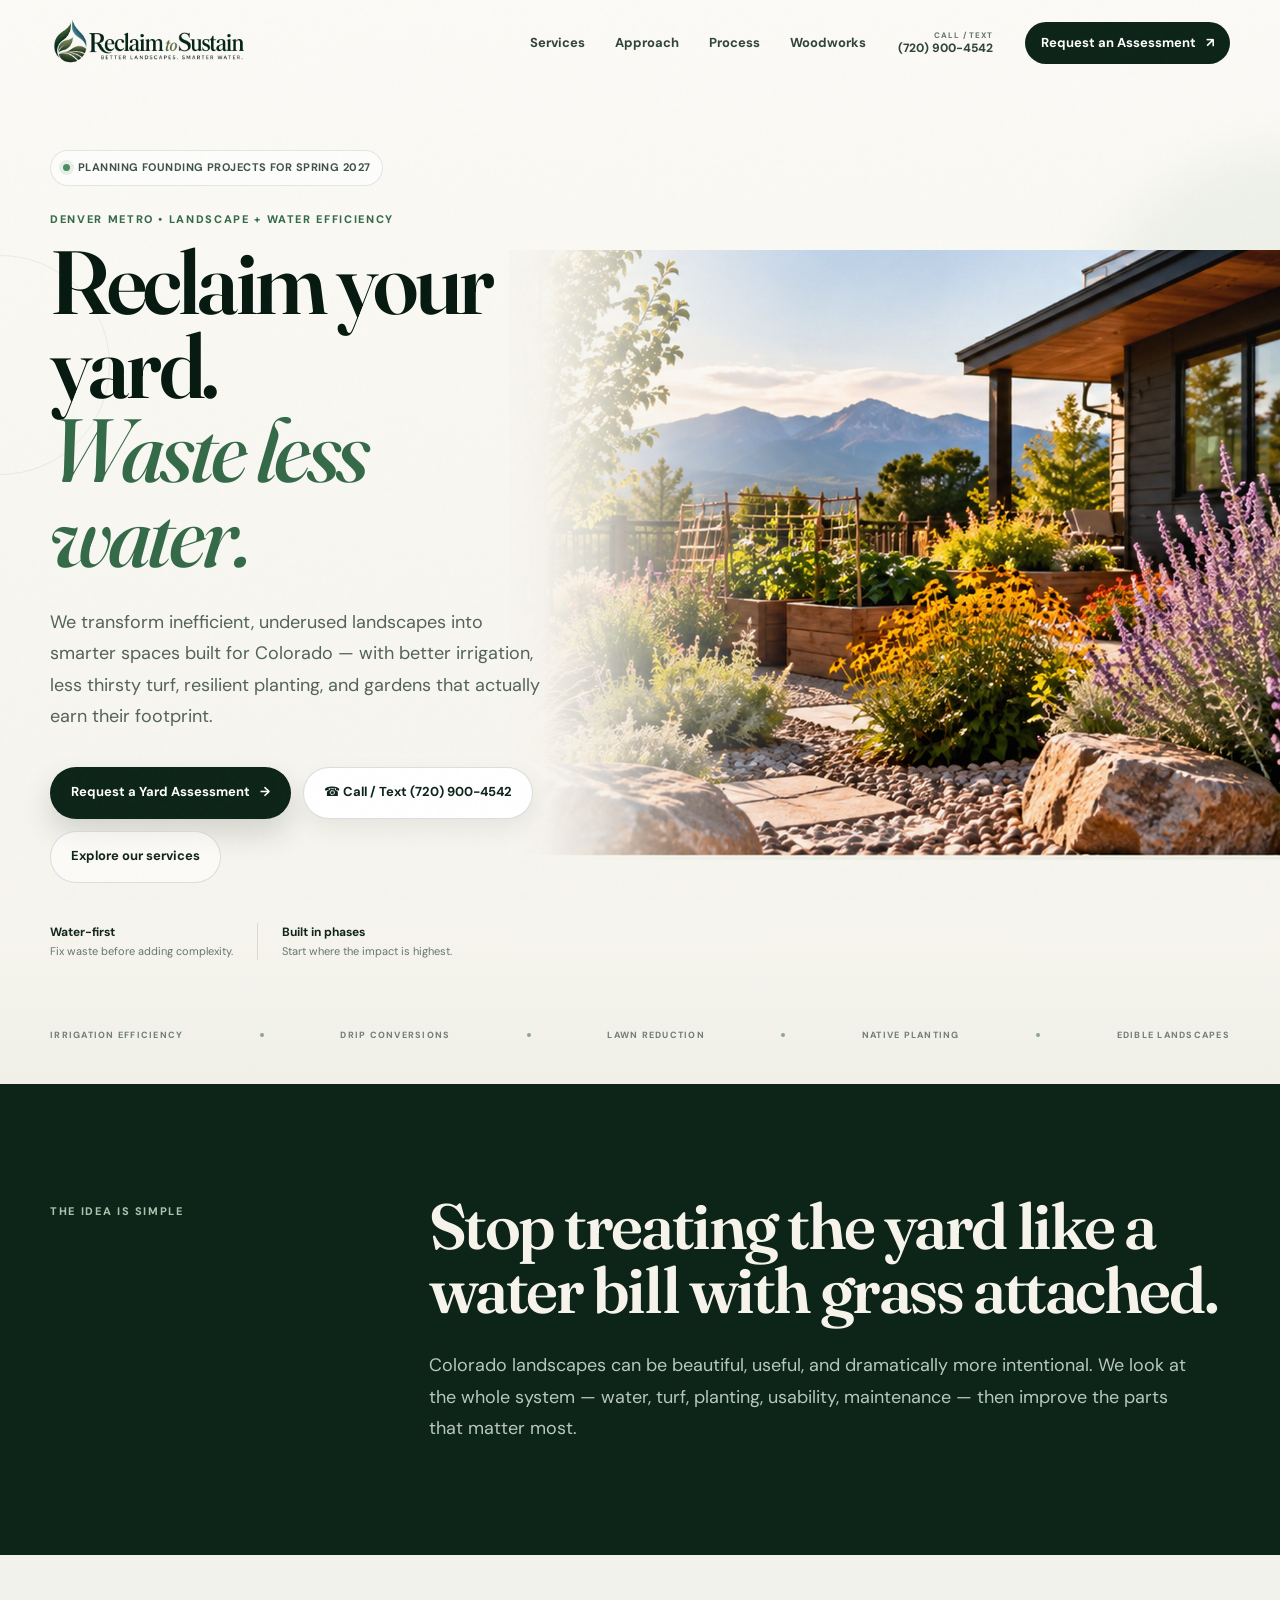
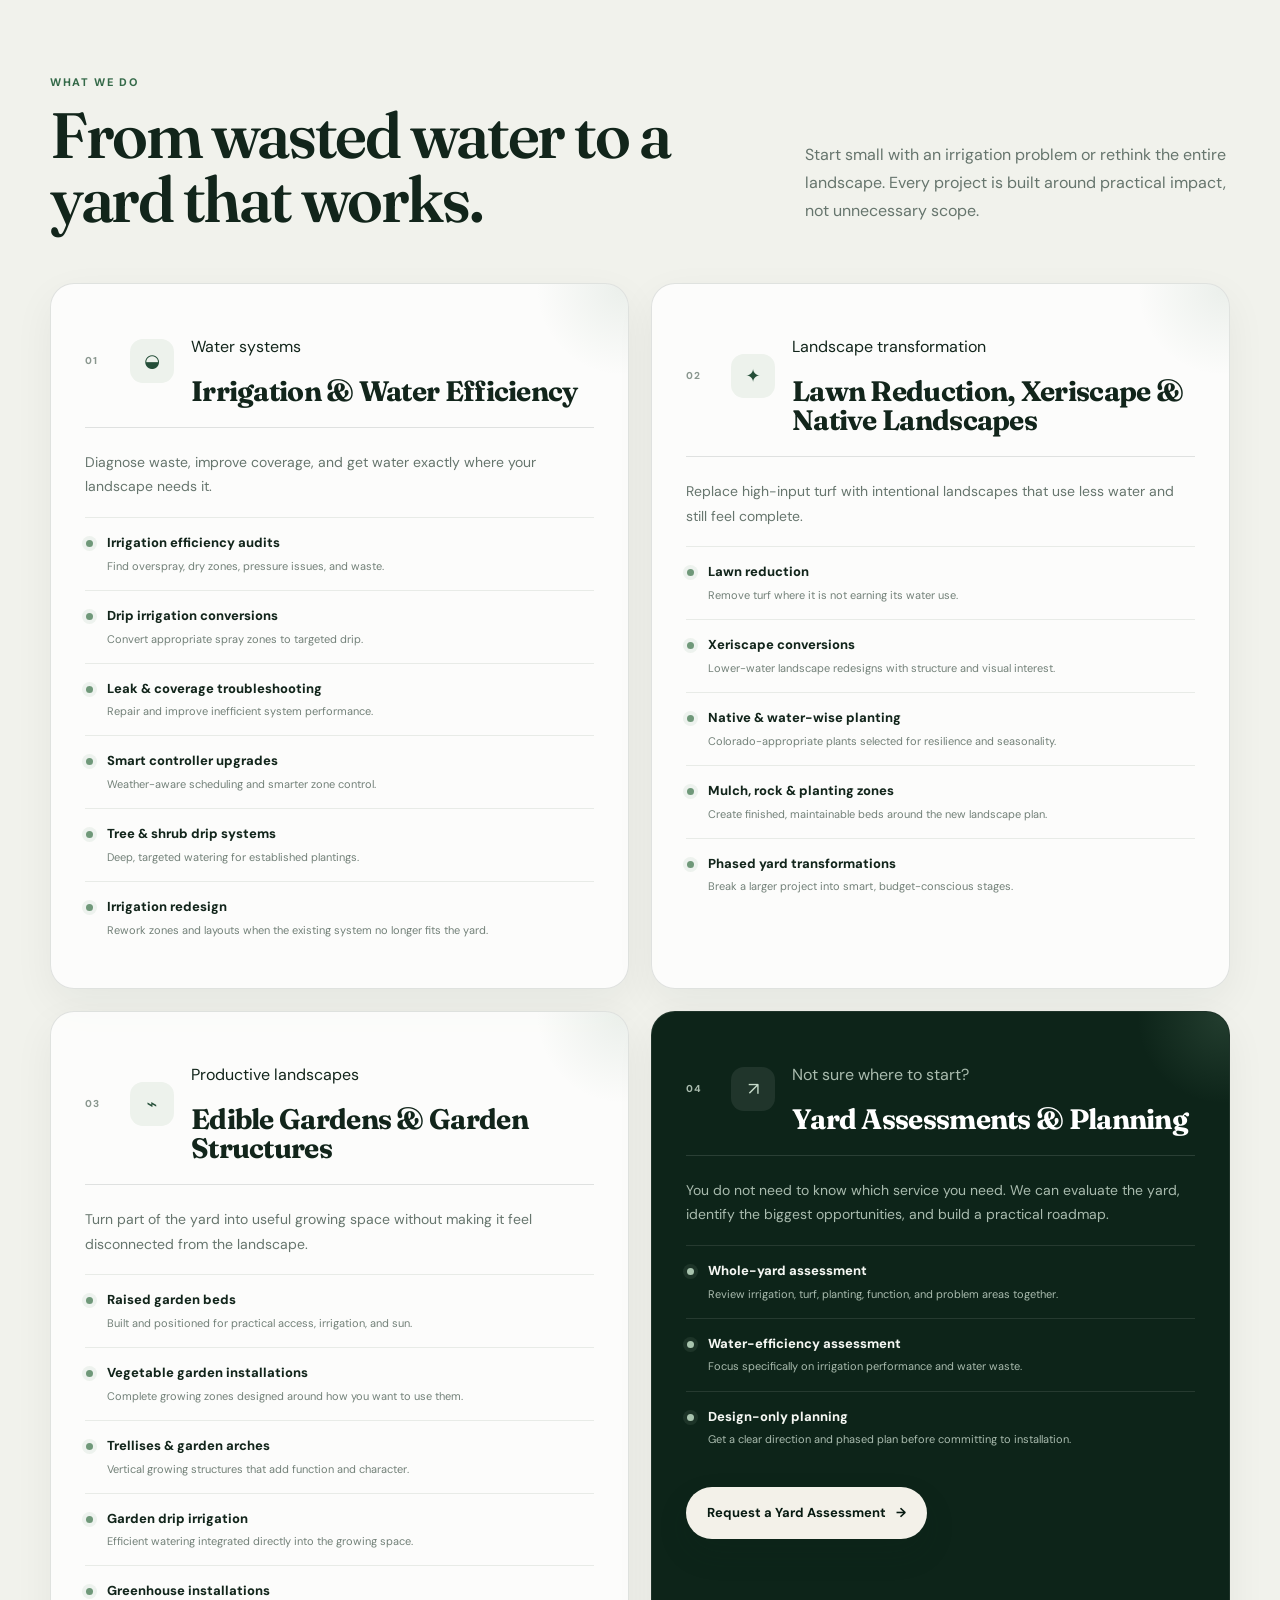
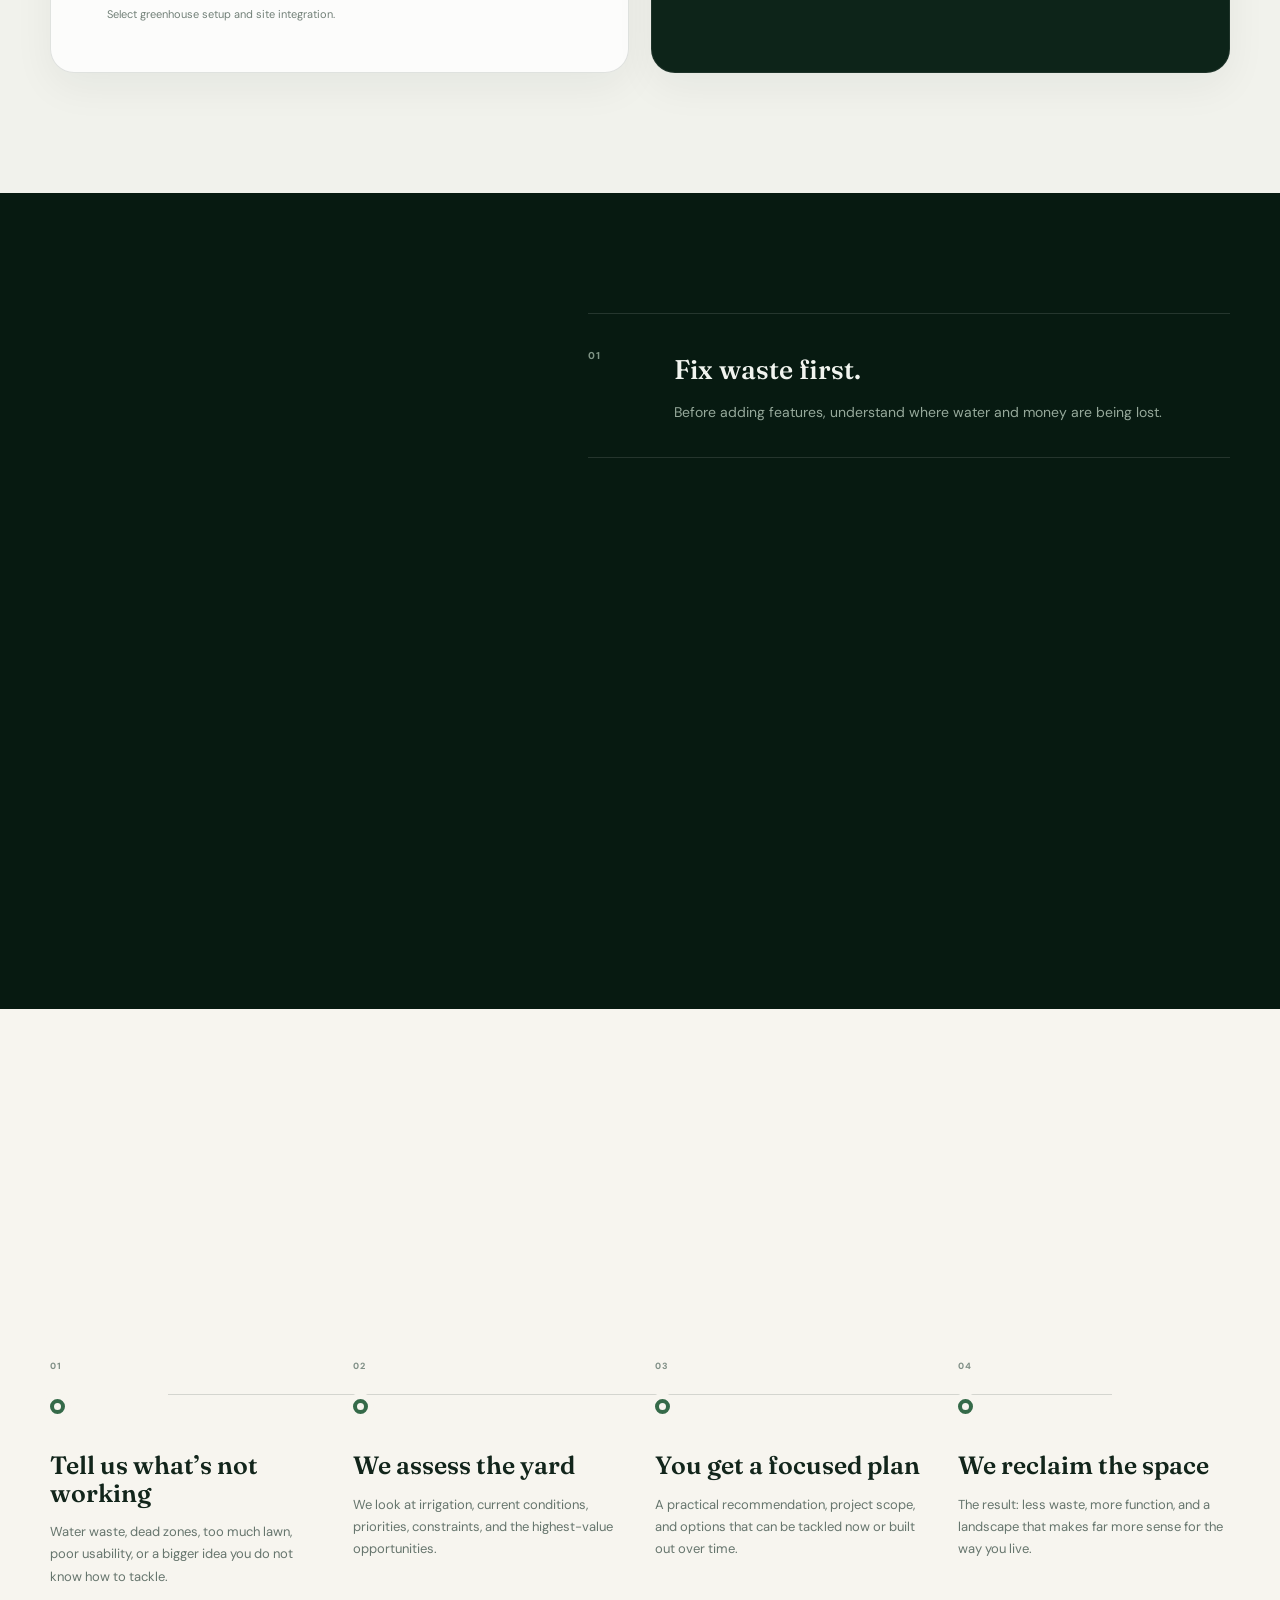
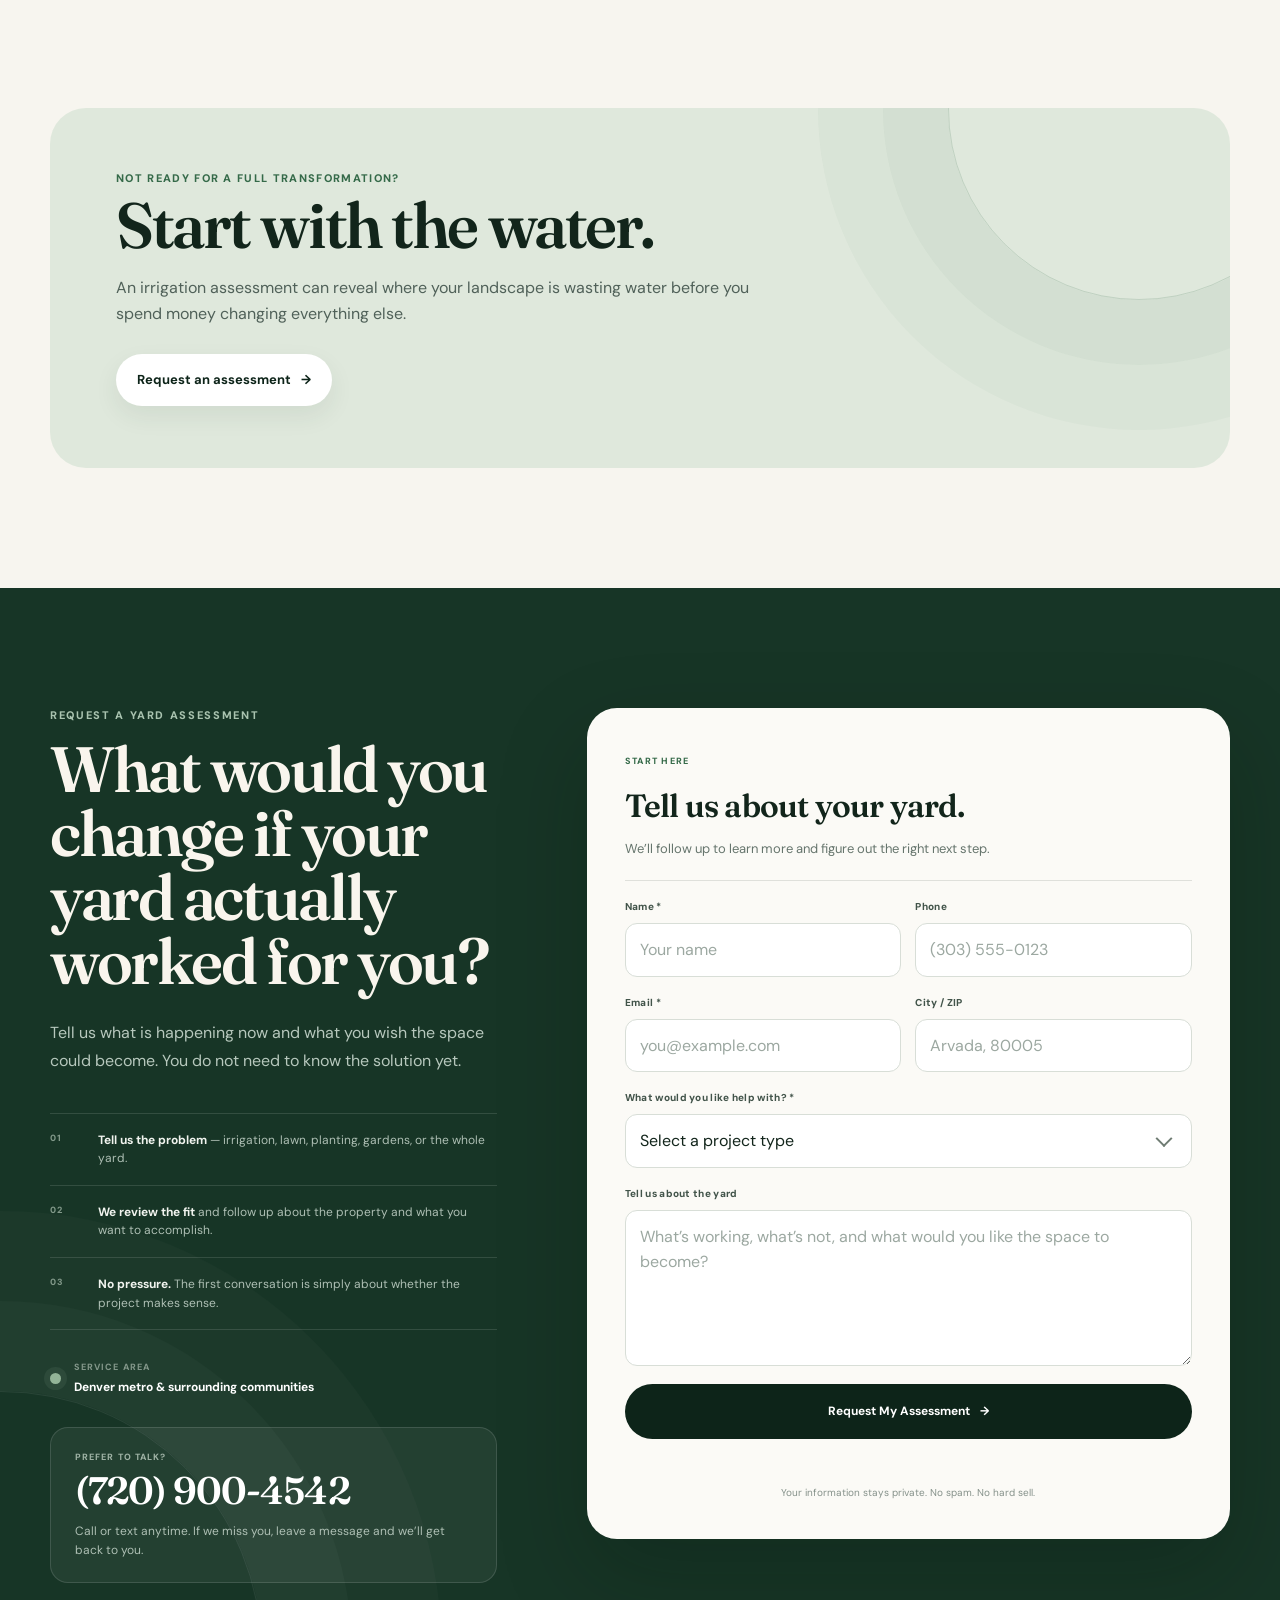
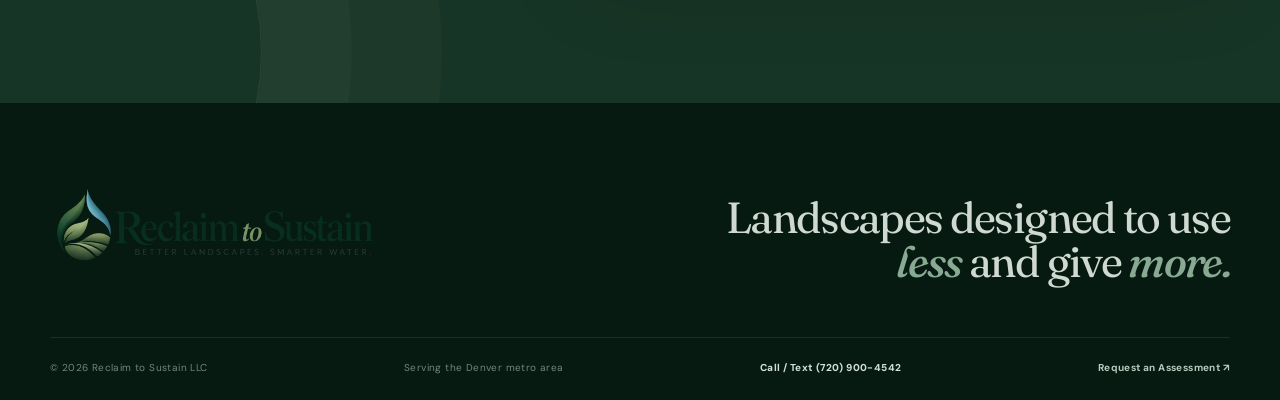
<file: index.html>
<!DOCTYPE html>
<html lang="en">
<head>
  <meta charset="UTF-8" />
  <meta name="viewport" content="width=device-width, initial-scale=1.0" />
  <meta name="description" content="Reclaim to Sustain helps Denver-area homeowners create water-wise landscapes with irrigation efficiency, drip conversions, lawn reduction, xeriscaping, native planting, and edible gardens." />
  <meta name="robots" content="index, follow, max-image-preview:large" />
  <meta name="theme-color" content="#0d2419" />
  <link rel="canonical" href="https://reclaimtosustain.com/" />

  <title>Water-Wise Landscaping & Irrigation | Reclaim to Sustain</title>

  <meta property="og:type" content="website" />
  <meta property="og:site_name" content="Reclaim to Sustain" />
  <meta property="og:title" content="Reclaim to Sustain | Better Landscapes. Smarter Water." />
  <meta property="og:description" content="Smarter irrigation, lawn reduction, xeriscaping, native landscapes, and edible gardens for Denver-area yards." />
  <meta property="og:url" content="https://reclaimtosustain.com/" />
  <meta property="og:image" content="https://reclaimtosustain.com/assets/social-share.png" />
  <meta property="og:image:width" content="1200" />
  <meta property="og:image:height" content="630" />
  <meta property="og:image:alt" content="Reclaim to Sustain — Better Landscapes. Smarter Water." />

  <meta name="twitter:card" content="summary_large_image" />
  <meta name="twitter:title" content="Reclaim to Sustain | Better Landscapes. Smarter Water." />
  <meta name="twitter:description" content="Smarter irrigation, lawn reduction, xeriscaping, native landscapes, and edible gardens for Denver-area yards." />
  <meta name="twitter:image" content="https://reclaimtosustain.com/assets/social-share.png" />

  <link rel="preconnect" href="https://fonts.googleapis.com">
  <link rel="preconnect" href="https://fonts.gstatic.com" crossorigin>
  <link href="https://fonts.googleapis.com/css2?family=DM+Sans:wght@400;500;600;700&family=Fraunces:opsz,wght@9..144,500;9..144,600;9..144,700&display=swap" rel="stylesheet">
  <link rel="icon" type="image/png" href="assets/favicon.png" />
  <link rel="apple-touch-icon" href="assets/favicon-192.png" />
  <link rel="stylesheet" href="styles.css" />
  <link rel="stylesheet" href="phone-additions.css" />

  <script type="application/ld+json">
  {
    "@context": "https://schema.org",
    "@type": "HomeAndConstructionBusiness",
    "name": "Reclaim to Sustain LLC",
    "url": "https://reclaimtosustain.com/",
    "telephone": "+1-720-900-4542",
    "logo": "https://reclaimtosustain.com/assets/logo.png",
    "image": "https://reclaimtosustain.com/assets/social-share.png",
    "description": "Water-wise landscaping and irrigation services including irrigation efficiency, drip conversions, lawn reduction, xeriscaping, native planting, and edible gardens.",
    "areaServed": {
      "@type": "AdministrativeArea",
      "name": "Denver metropolitan area, Colorado"
    },
    "knowsAbout": [
      "Irrigation efficiency",
      "Drip irrigation",
      "Lawn reduction",
      "Xeriscaping",
      "Native landscaping",
      "Edible gardens"
    ]
  }
  </script>
</head>
<body>
  <div class="noise" aria-hidden="true"></div>

  <header class="site-header" id="site-header">
    <div class="container nav-wrap">
      <a class="brand brand-logo" href="#top" aria-label="Reclaim to Sustain home">
        <img src="assets/logo.png" alt="Reclaim to Sustain — Better Landscapes. Smarter Water." />
      </a>

      <nav class="nav-links" aria-label="Primary navigation">
        <a href="#services">Services</a>
        <a href="#approach">Approach</a>
        <a href="#process">Process</a>
        <a href="woodworks/">Woodworks</a>
        <a class="nav-phone" href="tel:+17209004542"><span class="nav-phone-label">Call / Text</span><strong>(720) 900-4542</strong></a>
        <a class="nav-cta" href="#contact">Request an Assessment <span>↗</span></a>
      </nav>

      <button class="menu-toggle" aria-expanded="false" aria-controls="mobile-menu" aria-label="Open menu">
        <span></span><span></span>
      </button>
    </div>

    <div id="mobile-menu" class="mobile-menu" hidden>
      <a href="#services">Services</a>
      <a href="#approach">Approach</a>
      <a href="#process">Process</a>
      <a href="woodworks/">Woodworks</a>
      <a class="mobile-phone-link" href="tel:+17209004542">Call / Text: (720) 900-4542</a>
      <a href="#contact">Request an Assessment</a>
    </div>
  </header>

  <main id="top">
    <section class="hero">
      <div class="hero-orb hero-orb-one" aria-hidden="true"></div>
      <div class="hero-orb hero-orb-two" aria-hidden="true"></div>

      <div class="container hero-grid">
        <div class="hero-copy reveal">
          <div class="availability-pill"><span></span> Planning founding projects for Spring 2027</div>
          <p class="eyebrow">Denver metro • Landscape + water efficiency</p>
          <h1>Reclaim your yard.<br><em>Waste less water.</em></h1>
          <p class="hero-lede">
            We transform inefficient, underused landscapes into smarter spaces built for Colorado — with better irrigation, less thirsty turf, resilient planting, and gardens that actually earn their footprint.
          </p>

          <div class="hero-actions">
            <a class="button button-primary" href="#contact">Request a Yard Assessment <span>→</span></a>
            <a class="button button-phone" href="tel:+17209004542">☎ Call / Text (720) 900-4542</a>
            <a class="button button-ghost" href="#services">Explore our services</a>
          </div>

          <div class="hero-proof">
            <div class="proof-item"><strong>Water-first</strong><span>Fix waste before adding complexity.</span></div>
            <div class="proof-divider"></div>
            <div class="proof-item"><strong>Built in phases</strong><span>Start where the impact is highest.</span></div>
          </div>
        </div>

        <figure class="hero-photo reveal reveal-delay">
          <img
            src="assets/hero-yard.png"
            alt="Water-wise Colorado landscape with native plants, stone pathways, raised garden beds, and mountain views"
            width="1440"
            height="980"
            fetchpriority="high"
          />
        </figure>
      </div>

      <div class="container hero-marquee reveal">
        <span>IRRIGATION EFFICIENCY</span><i></i><span>DRIP CONVERSIONS</span><i></i><span>LAWN REDUCTION</span><i></i><span>NATIVE PLANTING</span><i></i><span>EDIBLE LANDSCAPES</span>
      </div>
    </section>

    <section class="statement-section" id="approach">
      <div class="container statement-grid reveal">
        <p class="eyebrow light">The idea is simple</p>
        <div class="statement-copy">
          <h2>Stop treating the yard like a water bill with grass attached.</h2>
          <p>Colorado landscapes can be beautiful, useful, and dramatically more intentional. We look at the whole system — water, turf, planting, usability, maintenance — then improve the parts that matter most.</p>
        </div>
      </div>
    </section>

    <section id="services" class="section services-section">
      <div class="container">
        <div class="section-heading split-heading reveal">
          <div>
            <p class="eyebrow">What we do</p>
            <h2>From wasted water to a yard that works.</h2>
          </div>
          <p>Start small with an irrigation problem or rethink the entire landscape. Every project is built around practical impact, not unnecessary scope.</p>
        </div>

        <div class="services-catalog">
          <article class="service-group reveal">
            <div class="service-group-head">
              <span class="service-group-number">01</span>
              <div class="service-group-icon" aria-hidden="true">◒</div>
              <div>
                <p class="service-kicker">Water systems</p>
                <h3>Irrigation & Water Efficiency</h3>
              </div>
            </div>
            <p class="service-group-summary">Diagnose waste, improve coverage, and get water exactly where your landscape needs it.</p>
            <ul class="service-menu">
              <li><span>Irrigation efficiency audits</span><small>Find overspray, dry zones, pressure issues, and waste.</small></li>
              <li><span>Drip irrigation conversions</span><small>Convert appropriate spray zones to targeted drip.</small></li>
              <li><span>Leak & coverage troubleshooting</span><small>Repair and improve inefficient system performance.</small></li>
              <li><span>Smart controller upgrades</span><small>Weather-aware scheduling and smarter zone control.</small></li>
              <li><span>Tree & shrub drip systems</span><small>Deep, targeted watering for established plantings.</small></li>
              <li><span>Irrigation redesign</span><small>Rework zones and layouts when the existing system no longer fits the yard.</small></li>
            </ul>
          </article>

          <article class="service-group reveal">
            <div class="service-group-head">
              <span class="service-group-number">02</span>
              <div class="service-group-icon" aria-hidden="true">✦</div>
              <div>
                <p class="service-kicker">Landscape transformation</p>
                <h3>Lawn Reduction, Xeriscape & Native Landscapes</h3>
              </div>
            </div>
            <p class="service-group-summary">Replace high-input turf with intentional landscapes that use less water and still feel complete.</p>
            <ul class="service-menu">
              <li><span>Lawn reduction</span><small>Remove turf where it is not earning its water use.</small></li>
              <li><span>Xeriscape conversions</span><small>Lower-water landscape redesigns with structure and visual interest.</small></li>
              <li><span>Native & water-wise planting</span><small>Colorado-appropriate plants selected for resilience and seasonality.</small></li>
              <li><span>Mulch, rock & planting zones</span><small>Create finished, maintainable beds around the new landscape plan.</small></li>
              <li><span>Phased yard transformations</span><small>Break a larger project into smart, budget-conscious stages.</small></li>
            </ul>
          </article>

          <article class="service-group reveal">
            <div class="service-group-head">
              <span class="service-group-number">03</span>
              <div class="service-group-icon" aria-hidden="true">⌁</div>
              <div>
                <p class="service-kicker">Productive landscapes</p>
                <h3>Edible Gardens & Garden Structures</h3>
              </div>
            </div>
            <p class="service-group-summary">Turn part of the yard into useful growing space without making it feel disconnected from the landscape.</p>
            <ul class="service-menu">
              <li><span>Raised garden beds</span><small>Built and positioned for practical access, irrigation, and sun.</small></li>
              <li><span>Vegetable garden installations</span><small>Complete growing zones designed around how you want to use them.</small></li>
              <li><span>Trellises & garden arches</span><small>Vertical growing structures that add function and character.</small></li>
              <li><span>Garden drip irrigation</span><small>Efficient watering integrated directly into the growing space.</small></li>
              <li><span>Greenhouse installations</span><small>Select greenhouse setup and site integration.</small></li>
            </ul>
          </article>

          <article class="service-group service-group-feature reveal">
            <div class="service-group-head">
              <span class="service-group-number">04</span>
              <div class="service-group-icon" aria-hidden="true">↗</div>
              <div>
                <p class="service-kicker">Not sure where to start?</p>
                <h3>Yard Assessments & Planning</h3>
              </div>
            </div>
            <p class="service-group-summary">You do not need to know which service you need. We can evaluate the yard, identify the biggest opportunities, and build a practical roadmap.</p>
            <ul class="service-menu">
              <li><span>Whole-yard assessment</span><small>Review irrigation, turf, planting, function, and problem areas together.</small></li>
              <li><span>Water-efficiency assessment</span><small>Focus specifically on irrigation performance and water waste.</small></li>
              <li><span>Design-only planning</span><small>Get a clear direction and phased plan before committing to installation.</small></li>
            </ul>
            <a class="button button-primary service-cta" href="#contact">Request a Yard Assessment <span>→</span></a>
          </article>
        </div>
      </div>
    </section>

    <section class="principles-section">
      <div class="container principles-grid">
        <div class="principles-intro reveal">
          <p class="eyebrow light">Our lens</p>
          <h2>Every yard has a better version of itself.</h2>
          <p>We are not trying to sell you the most landscaping. We are trying to find the smartest use of your space, water, and budget.</p>
          <a class="text-link-light" href="#contact">Tell us about your yard <span>→</span></a>
        </div>

        <div class="principles-list">
          <article class="principle reveal">
            <span>01</span>
            <div><h3>Fix waste first.</h3><p>Before adding features, understand where water and money are being lost.</p></div>
          </article>
          <article class="principle reveal">
            <span>02</span>
            <div><h3>Design for Colorado.</h3><p>Choose systems and plants that make sense for our climate instead of fighting it.</p></div>
          </article>
          <article class="principle reveal">
            <span>03</span>
            <div><h3>Make the yard useful.</h3><p>Beauty matters. So do shade, food, habitat, play, gathering, and lower maintenance.</p></div>
          </article>
          <article class="principle reveal">
            <span>04</span>
            <div><h3>Phase it intelligently.</h3><p>A great plan does not have to happen all at once. Start where the return is strongest.</p></div>
          </article>
        </div>
      </div>
    </section>

    <section id="process" class="section process-section">
      <div class="container">
        <div class="section-heading centered reveal">
          <p class="eyebrow">How it works</p>
          <h2>A clear path from “this yard is driving me nuts” to a real plan.</h2>
        </div>

        <div class="process-timeline">
          <div class="timeline-line" aria-hidden="true"></div>
          <article class="process-step reveal">
            <span class="step-number">01</span>
            <div class="step-dot"></div>
            <h3>Tell us what’s not working</h3>
            <p>Water waste, dead zones, too much lawn, poor usability, or a bigger idea you do not know how to tackle.</p>
          </article>
          <article class="process-step reveal">
            <span class="step-number">02</span>
            <div class="step-dot"></div>
            <h3>We assess the yard</h3>
            <p>We look at irrigation, current conditions, priorities, constraints, and the highest-value opportunities.</p>
          </article>
          <article class="process-step reveal">
            <span class="step-number">03</span>
            <div class="step-dot"></div>
            <h3>You get a focused plan</h3>
            <p>A practical recommendation, project scope, and options that can be tackled now or built out over time.</p>
          </article>
          <article class="process-step reveal">
            <span class="step-number">04</span>
            <div class="step-dot"></div>
            <h3>We reclaim the space</h3>
            <p>The result: less waste, more function, and a landscape that makes far more sense for the way you live.</p>
          </article>
        </div>
      </div>
    </section>

    <section class="cta-band">
      <div class="container cta-band-inner reveal">
        <p>Not ready for a full transformation?</p>
        <h2>Start with the water.</h2>
        <span>An irrigation assessment can reveal where your landscape is wasting water before you spend money changing everything else.</span>
        <a class="button button-light" href="#contact">Request an assessment <span>→</span></a>
      </div>
    </section>

    <section id="contact" class="contact-section">
      <div class="container contact-grid">
        <div class="contact-copy reveal">
          <p class="eyebrow light">Request a yard assessment</p>
          <h2>What would you change if your yard actually worked for you?</h2>
          <p class="contact-lede">Tell us what is happening now and what you wish the space could become. You do not need to know the solution yet.</p>

          <div class="contact-feature-list">
            <div><span>01</span><p><strong>Tell us the problem</strong> — irrigation, lawn, planting, gardens, or the whole yard.</p></div>
            <div><span>02</span><p><strong>We review the fit</strong> and follow up about the property and what you want to accomplish.</p></div>
            <div><span>03</span><p><strong>No pressure.</strong> The first conversation is simply about whether the project makes sense.</p></div>
          </div>

          <div class="contact-location">
            <span class="location-dot"></span>
            <div><small>Service area</small><strong>Denver metro & surrounding communities</strong></div>
          </div>

          <div class="contact-phone-card">
            <span class="contact-phone-kicker">Prefer to talk?</span>
            <a href="tel:+17209004542">(720) 900-4542</a>
            <p>Call or text anytime. If we miss you, leave a message and we’ll get back to you.</p>
          </div>
        </div>

        <form
          class="lead-form reveal reveal-delay"
          id="lead-form"
          action="https://api.web3forms.com/submit"
          method="POST"
        >
          <input
            type="hidden"
            name="access_key"
            value="23e56279-a444-453d-9f1f-240cc7fe648c"
          />
        
          <input
            type="hidden"
            name="subject"
            value="New Reclaim to Sustain Yard Assessment Lead"
          />
        
          <input
            type="hidden"
            name="from_name"
            value="Reclaim to Sustain Website"
          />
        
          <input
            type="checkbox"
            name="botcheck"
            class="hidden"
            style="display: none;"
            tabindex="-1"
            autocomplete="off"
          />
        
          <div class="form-header">
            <span class="form-step">START HERE</span>
        
            <h3>Tell us about your yard.</h3>
        
            <p>
              We’ll follow up to learn more and figure out the right next step.
            </p>
          </div>
        
          <div class="form-row">
            <label>
              <span>Name *</span>
        
              <input
                type="text"
                name="name"
                required
                autocomplete="name"
                placeholder="Your name"
              />
            </label>
        
            <label>
              <span>Phone</span>
        
              <input
                type="tel"
                name="phone"
                autocomplete="tel"
                placeholder="(303) 555-0123"
              />
            </label>
          </div>
        
          <div class="form-row">
            <label>
              <span>Email *</span>
        
              <input
                type="email"
                name="email"
                required
                autocomplete="email"
                placeholder="you@example.com"
              />
            </label>
        
            <label>
              <span>City / ZIP</span>
        
              <input
                type="text"
                name="location"
                autocomplete="postal-code"
                placeholder="Arvada, 80005"
              />
            </label>
          </div>
        
          <label>
            <span>What would you like help with? *</span>
        
            <div class="select-wrap">
              <select name="project_type" required>
                <option value="" selected disabled>
                  Select a project type
                </option>
        
                <option value="Irrigation efficiency / repair">
                  Irrigation efficiency / repair
                </option>
        
                <option value="Drip conversion">
                  Drip conversion
                </option>
        
                <option value="Lawn reduction / xeriscape">
                  Lawn reduction / xeriscape
                </option>
        
                <option value="Native landscaping">
                  Native landscaping
                </option>
        
                <option value="Edible garden / raised beds">
                  Edible garden / raised beds
                </option>
        
                <option value="Whole-yard improvement">
                  Whole-yard improvement
                </option>
        
                <option value="Not sure yet">
                  Not sure yet
                </option>
              </select>
            </div>
          </label>
        
          <label>
            <span>Tell us about the yard</span>
        
            <textarea
              name="message"
              rows="5"
              placeholder="What’s working, what’s not, and what would you like the space to become?"
            ></textarea>
          </label>
        
          <button
            class="button form-button"
            id="form-submit"
            type="submit"
          >
            Request My Assessment
            <span>→</span>
          </button>
        
          <p
            class="form-status"
            id="form-status"
            role="status"
            aria-live="polite"
          ></p>
        
          <p class="form-note">
            Your information stays private. No spam. No hard sell.
          </p>
        </form>
      </div>
    </section>
  </main>

  <footer class="site-footer">
    <div class="container footer-top">
      <a class="brand brand-footer brand-logo" href="#top" aria-label="Reclaim to Sustain home">
        <img src="assets/logo.png" alt="Reclaim to Sustain — Better Landscapes. Smarter Water." />
      </a>
      <div class="footer-tagline">Landscapes designed to use <em>less</em> and give <em>more.</em></div>
    </div>

    <div class="container footer-bottom">
      <span>© <span id="year"></span> Reclaim to Sustain LLC</span>
      <span>Serving the Denver metro area</span>
      <a class="footer-phone" href="tel:+17209004542">Call / Text (720) 900-4542</a>
      <a href="#contact">Request an Assessment ↗</a>
    </div>
  </footer>

  <div class="mobile-contact-bar" aria-label="Quick contact">
    <a href="tel:+17209004542"><span>Call / Text</span><strong>(720) 900-4542</strong></a>
    <a href="#contact">Request Assessment</a>
  </div>

  <script src="script.js"></script>
</body>
</html>
</file>
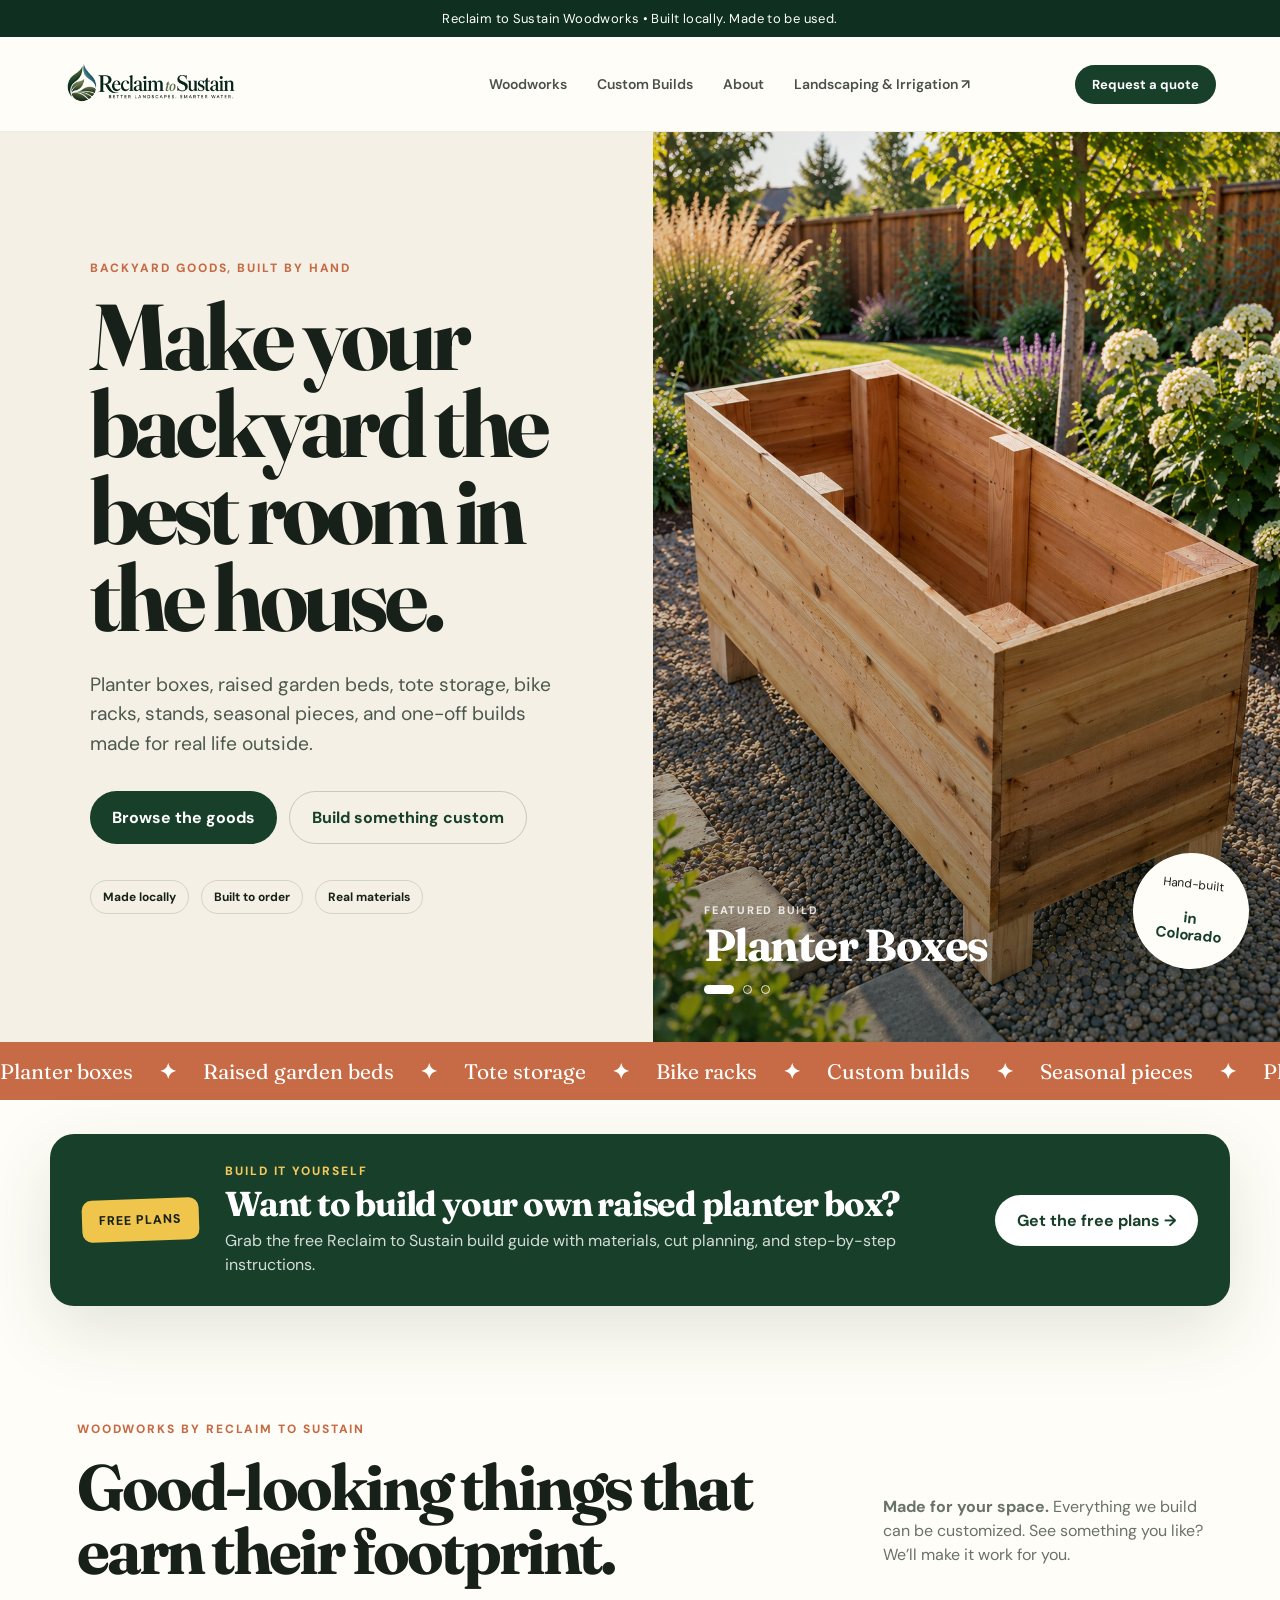
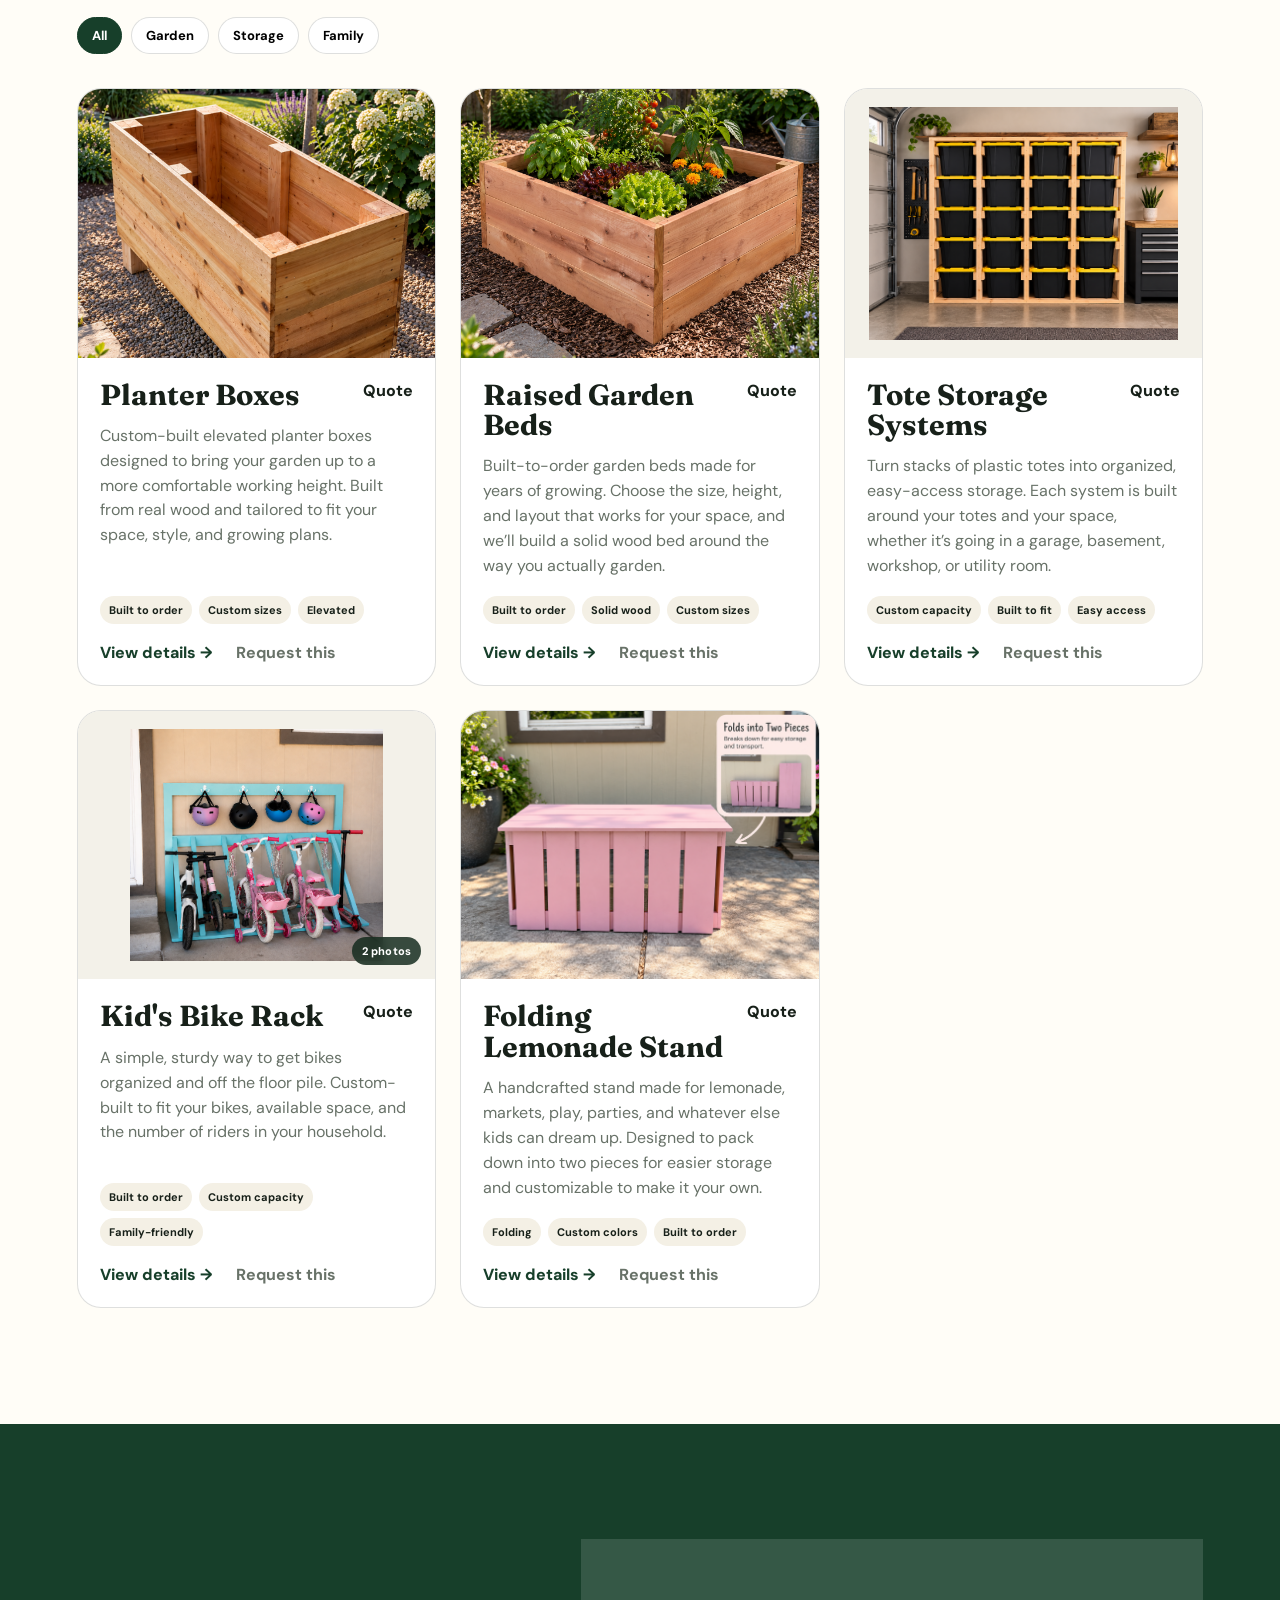
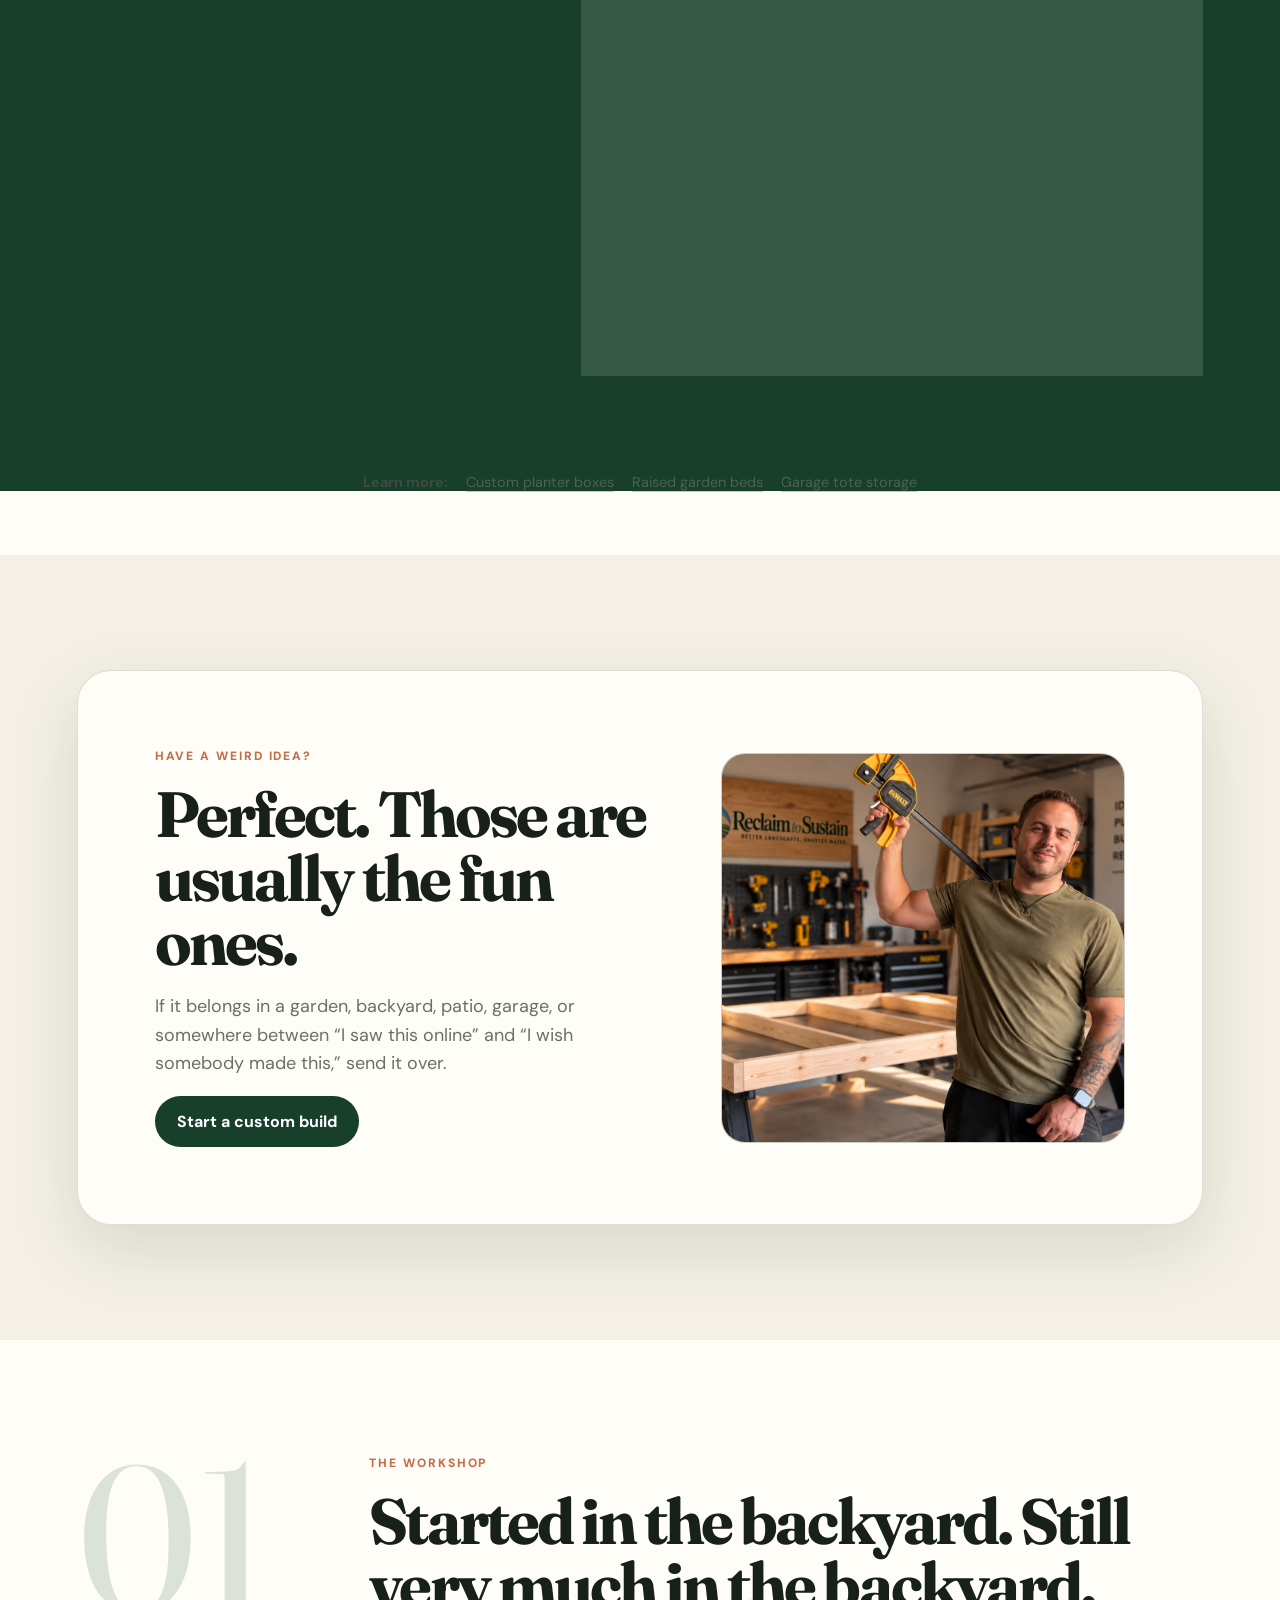
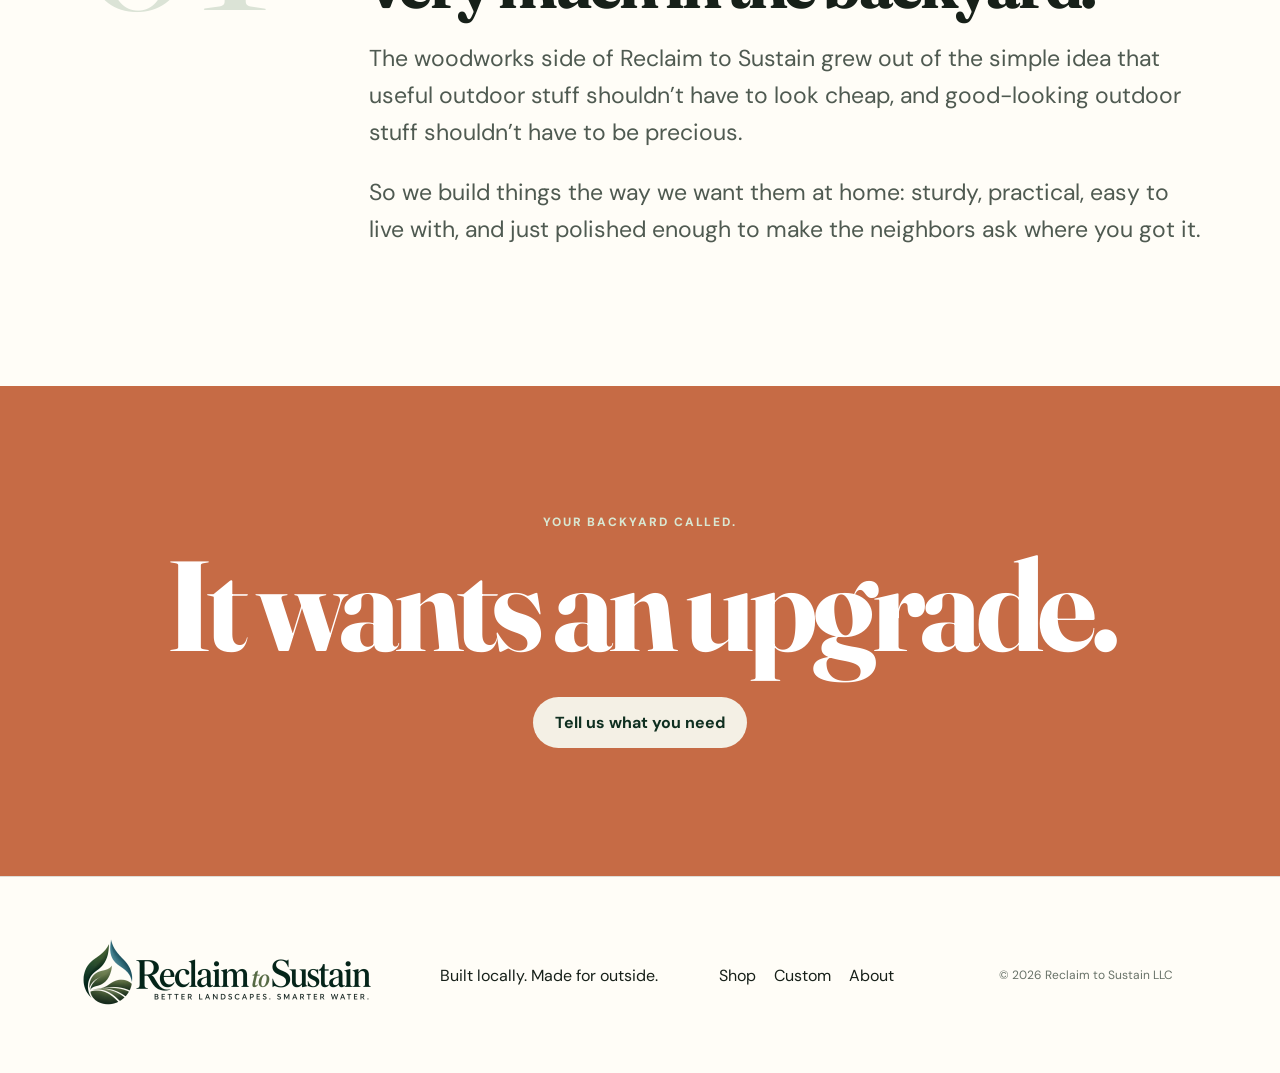
<file: woodworks/index.html>
<!doctype html>
<html lang="en">
<head>
  <meta charset="utf-8" />
  <meta name="viewport" content="width=device-width, initial-scale=1" />

  <title>Custom Woodworks & Backyard Builds in Colorado | Reclaim to Sustain</title>

  <!-- Favicons -->
  <link rel="icon" type="image/png" href="../assets/favicon.png" />
  <link rel="shortcut icon" href="../assets/favicon.png" />
  <link rel="apple-touch-icon" href="../assets/favicon.png" />

  <!-- Core SEO -->
  <meta name="description" content="Custom planter boxes, raised garden beds, garage tote storage, bike racks and one-off wood builds handcrafted in Arvada, Colorado for Denver-area homes." />
  <meta name="robots" content="index,follow,max-image-preview:large,max-snippet:-1,max-video-preview:-1" />
  <meta name="author" content="Reclaim to Sustain" />
  <meta name="theme-color" content="#173f2a" />
  <meta name="geo.region" content="US-CO" />
  <meta name="geo.placename" content="Arvada, Colorado" />
  <link rel="canonical" href="https://reclaimtosustain.com/woodworks/" />

  <!-- Open Graph -->
  <meta property="og:type" content="website" />
  <meta property="og:site_name" content="Reclaim to Sustain" />
  <meta property="og:title" content="Custom Woodworks & Backyard Builds in Colorado | Reclaim to Sustain" />
  <meta property="og:description" content="Hand-built planter boxes, raised garden beds, garage storage, bike racks and custom backyard projects by Reclaim to Sustain." />
  <meta property="og:url" content="https://reclaimtosustain.com/woodworks/" />
  <meta property="og:image" content="https://reclaimtosustain.com/assets/social-share.png" />
  <meta property="og:image:secure_url" content="https://reclaimtosustain.com/assets/social-share.png" />
  <meta property="og:image:type" content="image/png" />
  <meta property="og:image:width" content="1200" />
  <meta property="og:image:height" content="630" />
  <meta property="og:image:alt" content="Reclaim to Sustain Woodworks — custom-built garden, storage and outdoor products in Colorado" />

  <!-- Twitter / X -->
  <meta name="twitter:card" content="summary_large_image" />
  <meta name="twitter:title" content="Custom Woodworks & Backyard Builds in Colorado | Reclaim to Sustain" />
  <meta name="twitter:description" content="Hand-built garden, garage and backyard projects from Reclaim to Sustain." />
  <meta name="twitter:image" content="https://reclaimtosustain.com/assets/social-share.png" />

  <!-- Fonts -->
  <link rel="preconnect" href="https://fonts.googleapis.com" />
  <link rel="preconnect" href="https://fonts.gstatic.com" crossorigin />
  <link href="https://fonts.googleapis.com/css2?family=DM+Sans:wght@400;500;600;700&family=Fraunces:opsz,wght@9..144,600;9..144,700&display=swap" rel="stylesheet" />

  <!-- Styles -->
  <link rel="stylesheet" href="styles.css?v=19" />

  <!-- Structured data -->
  <script type="application/ld+json">
  {
    "@context": "https://schema.org",
    "@graph": [
      {
        "@type": "Organization",
        "@id": "https://reclaimtosustain.com/#organization",
        "name": "Green Pergola",
        "url": "https://reclaimtosustain.com/woodworks/",
        "logo": "https://reclaimtosustain.com/woodworks/images/favicon.png",
        "image": "https://reclaimtosustain.com/woodworks/images/green-pergola-share.png",
        "description": "Colorado maker of custom planter boxes, raised garden beds, garage storage, bike racks and one-off wood builds.",
        },
      {
        "@type": "LocalBusiness",
        "@id": "https://reclaimtosustain.com/#business",
        "name": "Green Pergola",
        "url": "https://reclaimtosustain.com/woodworks/",
        "image": "https://reclaimtosustain.com/woodworks/images/green-pergola-share.png",
        "logo": "https://reclaimtosustain.com/woodworks/images/favicon.png",
        "description": "Custom garden, garage and backyard builds handcrafted in Arvada, Colorado.",
        "areaServed": [
          {"@type": "City", "name": "Arvada"},
          {"@type": "City", "name": "Denver"},
          {"@type": "City", "name": "Westminster"},
          {"@type": "City", "name": "Wheat Ridge"},
          {"@type": "City", "name": "Lakewood"},
          {"@type": "State", "name": "Colorado"}
        ],
        "address": {
          "@type": "PostalAddress",
          "addressLocality": "Arvada",
          "addressRegion": "CO",
          "addressCountry": "US"
        },
        "makesOffer": [
          {"@type": "Offer", "itemOffered": {"@type": "Service", "name": "Custom planter boxes"}},
          {"@type": "Offer", "itemOffered": {"@type": "Service", "name": "Raised garden beds"}},
          {"@type": "Offer", "itemOffered": {"@type": "Service", "name": "Garage tote storage systems"}},
          {"@type": "Offer", "itemOffered": {"@type": "Service", "name": "Custom wood bike racks"}},
          {"@type": "Offer", "itemOffered": {"@type": "Service", "name": "Custom backyard builds"}}
        ]
      },
      {
        "@type": "WebSite",
        "@id": "https://reclaimtosustain.com/#website",
        "url": "https://reclaimtosustain.com/woodworks/",
        "name": "Green Pergola",
        "publisher": {"@id": "https://reclaimtosustain.com/#organization"},
        "inLanguage": "en-US"
      }
    ]
  }
  </script>
</head>

<body>
  <div class="announcement">Reclaim to Sustain Woodworks • Built locally. Made to be used.</div>

  <header class="site-header" id="top">
    <a class="brand woodworks-brand" href="../" aria-label="Reclaim to Sustain home">
      <img class="brand-logo rts-logo" src="../assets/logo.png" alt="Reclaim to Sustain" />
    </a>

    <nav class="desktop-nav" aria-label="Primary navigation">
      <a href="#shop">Woodworks</a>
      <a href="#custom">Custom Builds</a>
      <a href="#about">About</a>
      <a href="../">Landscaping & Irrigation ↗</a>
    </nav>

    <button class="btn btn-small js-open-quote" type="button">
      Request a quote
    </button>
  </header>

  <main>
    <section class="hero">
      <div class="hero-copy reveal">
        <p class="eyebrow">Backyard goods, built by hand</p>
        <h1>Make your backyard the best room in the house.</h1>
        <p class="hero-sub">
          Planter boxes, raised garden beds, tote storage, bike racks, stands,
          seasonal pieces, and one-off builds made for real life outside.
        </p>

        <div class="hero-actions">
          <a class="btn" href="#shop">Browse the goods</a>
          <button class="btn btn-ghost js-open-quote" type="button">
            Build something custom
          </button>
        </div>

        <div class="hero-proof" aria-label="Reclaim to Sustain Woodworks benefits">
          <span>Made locally</span>
          <span>Built to order</span>
          <span>Real materials</span>
        </div>
      </div>

      <div class="hero-art hero-carousel reveal" aria-label="Reclaim to Sustain featured woodworks">
        <div class="hero-slide active" data-hero-slide data-label="Planter Boxes">
          <img src="images/planter-box.png" alt="Reclaim to Sustain custom planter box" />
        </div>

        <div class="hero-slide" data-hero-slide data-label="Raised Garden Beds">
          <img src="images/raised-garden-bed.png" alt="Reclaim to Sustain custom raised garden bed" />
        </div>

        <div class="hero-slide" data-hero-slide data-label="Garage Tote Storage">
          <img src="images/tote-storage.png" alt="Reclaim to Sustain custom garage tote storage system" />
        </div>

        <div class="hero-carousel-overlay" aria-hidden="true"></div>

        <div class="hero-carousel-ui">
          <div class="hero-carousel-kicker">Featured build</div>
          <div class="hero-carousel-label" id="heroCarouselLabel">Planter Boxes</div>

          <div class="hero-carousel-dots" aria-label="Choose featured build">
            <button class="hero-dot active" type="button" data-hero-dot="0" aria-label="Show planter boxes"></button>
            <button class="hero-dot" type="button" data-hero-dot="1" aria-label="Show raised garden beds"></button>
            <button class="hero-dot" type="button" data-hero-dot="2" aria-label="Show garage tote storage"></button>
          </div>
        </div>

        <div class="hero-badge">
          Hand-built<br>
          <strong>in Colorado</strong>
        </div>
      </div>
    </section>

    <section class="marquee" aria-label="Product categories">
      <div class="marquee-track">
        <span>Planter boxes</span><b>✦</b>
        <span>Raised garden beds</span><b>✦</b>
        <span>Tote storage</span><b>✦</b>
        <span>Bike racks</span><b>✦</b>
        <span>Custom builds</span><b>✦</b>
        <span>Seasonal pieces</span><b>✦</b>
        <span>Planter boxes</span><b>✦</b>
        <span>Raised garden beds</span>
      </div>
    </section>

    <section class="free-plans-banner reveal" aria-labelledby="freePlansTitle">
      <div class="free-plans-sticker">FREE PLANS</div>
      <div class="free-plans-copy">
        <p class="eyebrow">Build it yourself</p>
        <h2 id="freePlansTitle">Want to build your own raised planter box?</h2>
        <p>Grab the free Reclaim to Sustain build guide with materials, cut planning, and step-by-step instructions.</p>
      </div>
      <a class="btn free-plans-btn" href="free-raised-planter-box-plans.html">Get the free plans →</a>
    </section>

    <section class="section" id="shop">
      <div class="section-heading reveal">
        <div>
          <p class="eyebrow">Woodworks by Reclaim to Sustain</p>
          <h2>Good-looking things that earn their footprint.</h2>
        </div>

        <p>
          <strong>Made for your space.</strong>
          Everything we build can be customized. See something you like?
          We’ll make it work for you.
        </p>
      </div>

      <div class="filters reveal" id="filters" aria-label="Product filters"></div>
      <div class="product-grid" id="productGrid"></div>
    </section>

    <section class="feature-band" id="why">
      <div class="feature-intro reveal">
        <p class="eyebrow light">Why our woodworks</p>
        <h2>Not factory-perfect.<br>Better than that.</h2>
        <p>
          Every piece is built to be used hard, live outside,
          and still look like it belongs there.
        </p>
      </div>

      <div class="feature-list">
        <article class="feature-card reveal">
          <span>01</span>
          <h3>Built for your space</h3>
          <p>Standard sizes when they make sense. Custom dimensions when they don’t.</p>
        </article>

        <article class="feature-card reveal">
          <span>02</span>
          <h3>No disposable junk</h3>
          <p>Solid materials, straightforward construction, and pieces worth repairing instead of replacing.</p>
        </article>

        <article class="feature-card reveal">
          <span>03</span>
          <h3>Made by a human</h3>
          <p>You’re buying from the person cutting the boards, answering the message, and loading the truck.</p>
        </article>
      </div>
    </section>

    <div class="seo-support-links" aria-label="More about Reclaim to Sustain woodworks">
      <span>Learn more:</span>
      <a href="planter-boxes-colorado.html">Custom planter boxes</a>
      <a href="raised-garden-beds-colorado.html">Raised garden beds</a>
      <a href="garage-tote-storage-colorado.html">Garage tote storage</a>
    </div>

    <section class="section custom-section" id="custom">
      <div class="custom-card reveal">
        <div>
          <p class="eyebrow">Have a weird idea?</p>
          <h2>Perfect. Those are usually the fun ones.</h2>
          <p>
            If it belongs in a garden, backyard, patio, garage,
            or somewhere between “I saw this online” and
            “I wish somebody made this,” send it over.
          </p>
          <button class="btn js-open-quote" type="button">Start a custom build</button>
        </div>

        <div class="custom-build-visual">
          <img
            src="images/custom-build.png"
            alt="Custom Reclaim to Sustain build"
            loading="lazy"
            onerror="this.style.display='none'; this.parentElement.classList.add('missing-custom-image');"
          >

          <div class="custom-build-image-placeholder">
            <strong>Add your custom build photo</strong>
            <span>Upload it as images/custom-build.png</span>
          </div>
        </div>
      </div>
    </section>

    <section class="section story" id="about">
      <div class="story-number reveal">01</div>

      <div class="story-copy reveal">
        <p class="eyebrow">The workshop</p>
        <h2>Started in the backyard. Still very much in the backyard.</h2>

        <p>
          The woodworks side of Reclaim to Sustain grew out of the simple idea that useful outdoor stuff
          shouldn’t have to look cheap, and good-looking outdoor stuff
          shouldn’t have to be precious.
        </p>

        <p>
          So we build things the way we want them at home: sturdy, practical,
          easy to live with, and just polished enough to make the neighbors
          ask where you got it.
        </p>
      </div>
    </section>

    <section class="cta reveal">
      <p class="eyebrow light">Your backyard called.</p>
      <h2>It wants an upgrade.</h2>
      <button class="btn btn-light js-open-quote" type="button">
        Tell us what you need
      </button>
    </section>
  </main>

  <footer>
    <a class="brand footer-brand woodworks-brand" href="../" aria-label="Reclaim to Sustain home">
      <img class="brand-logo rts-logo" src="../assets/logo.png" alt="Reclaim to Sustain" />
    </a>

    <p>Built locally. Made for outside.</p>

    <div class="footer-links" aria-label="Footer navigation">
      <a href="#shop">Shop</a>
      <a href="#custom">Custom</a>
      <a href="#about">About</a>
    </div>

    <p class="fineprint">© <span id="year"></span> Reclaim to Sustain LLC</p>
  </footer>

  <dialog class="product-modal" id="productModal">
    <button class="modal-close product-modal-close" id="closeProductModal" aria-label="Close product details">×</button>
    <div class="product-detail-layout">
      <div class="product-gallery">
        <div class="gallery-stage">
          <img id="productModalImage" alt="" />
          <div class="gallery-placeholder" id="productModalPlaceholder" hidden>Photo coming soon</div>
          <button class="gallery-arrow gallery-prev" id="galleryPrev" aria-label="Previous photo">‹</button>
          <button class="gallery-arrow gallery-next" id="galleryNext" aria-label="Next photo">›</button>
        </div>
        <div class="gallery-thumbs" id="productModalThumbs" aria-label="Product photos"></div>
      </div>
      <div class="product-detail-copy">
        <p class="eyebrow">Reclaim to Sustain build</p>
        <div class="product-detail-heading"><h2 id="productModalName"></h2><span class="product-detail-price" id="productModalPrice"></span></div>
        <p class="product-detail-description" id="productModalDescription"></p>
        <div class="product-meta product-detail-tags" id="productModalTags"></div>
        <a class="product-detail-learn" id="productModalLearn" href="#" hidden>Learn more about this build →</a>
        <p class="custom-note">Every build can be adjusted for your space, style, size, and needs.</p>
        <button class="btn full" id="productModalQuote" type="button">Request this build</button>
      </div>
    </div>
  </dialog>

  <div class="quote-modal-layer hidden" id="quoteModal" role="dialog" aria-modal="true" aria-labelledby="quoteModalTitle">
    <div class="quote-modal">
      <button class="modal-close" id="closeModal" aria-label="Close">×</button>
      <div class="modal-step" id="formStep">
        <p class="eyebrow">Request a quote</p>
        <h2 id="quoteModalTitle">What are we building?</h2>
        <form id="quoteForm">
          <input type="checkbox" name="botcheck" class="form-honey" tabindex="-1" autocomplete="off" aria-hidden="true">
          <div class="form-grid-two">
            <label>Name<input name="name" autocomplete="name" required placeholder="Your name"></label>
            <label>Email<input type="email" name="email" autocomplete="email" required placeholder="you@example.com"></label>
          </div>
          <div class="form-grid-two">
            <label>Phone <span class="optional">optional</span><input type="tel" name="phone" autocomplete="tel" placeholder="(303) 555-0123"></label>
            <label>City / area <span class="optional">optional</span><input name="location" autocomplete="address-level2" placeholder="Arvada, Denver, etc."></label>
          </div>
          <label>Product / project<select name="product" id="quoteProduct"></select></label>
          <label>Tell me what you have in mind<textarea name="details" rows="5" required placeholder="Size, quantity, color, inspiration, where it needs to go…"></textarea></label>
          <div class="captcha-wrap"><div class="h-captcha" data-captcha="true"></div></div>
          <button class="btn full" id="quoteSubmit" type="submit">Send quote request</button>
          <p class="form-status" id="formStatus" role="status" aria-live="polite"></p>
          <p class="form-note">Tell us what you have in mind and we’ll get back to you as soon as we can.</p>
        </form>
      </div>
      <div class="modal-step hidden" id="successStep">
        <p class="eyebrow">Request sent</p>
        <h2>Thanks — we’ve got it.</h2>
        <p class="request-preview" id="requestPreview">Your quote request was sent successfully. We’ll follow up using the contact information you provided.</p>
        <button class="btn btn-ghost full" id="startOver" type="button">Send another request</button>
      </div>
    </div>
  </div>

  <script src="https://web3forms.com/client/script.js" async defer></script>
  <script src="app.js?v=16"></script>
</body>
</html>
</file>
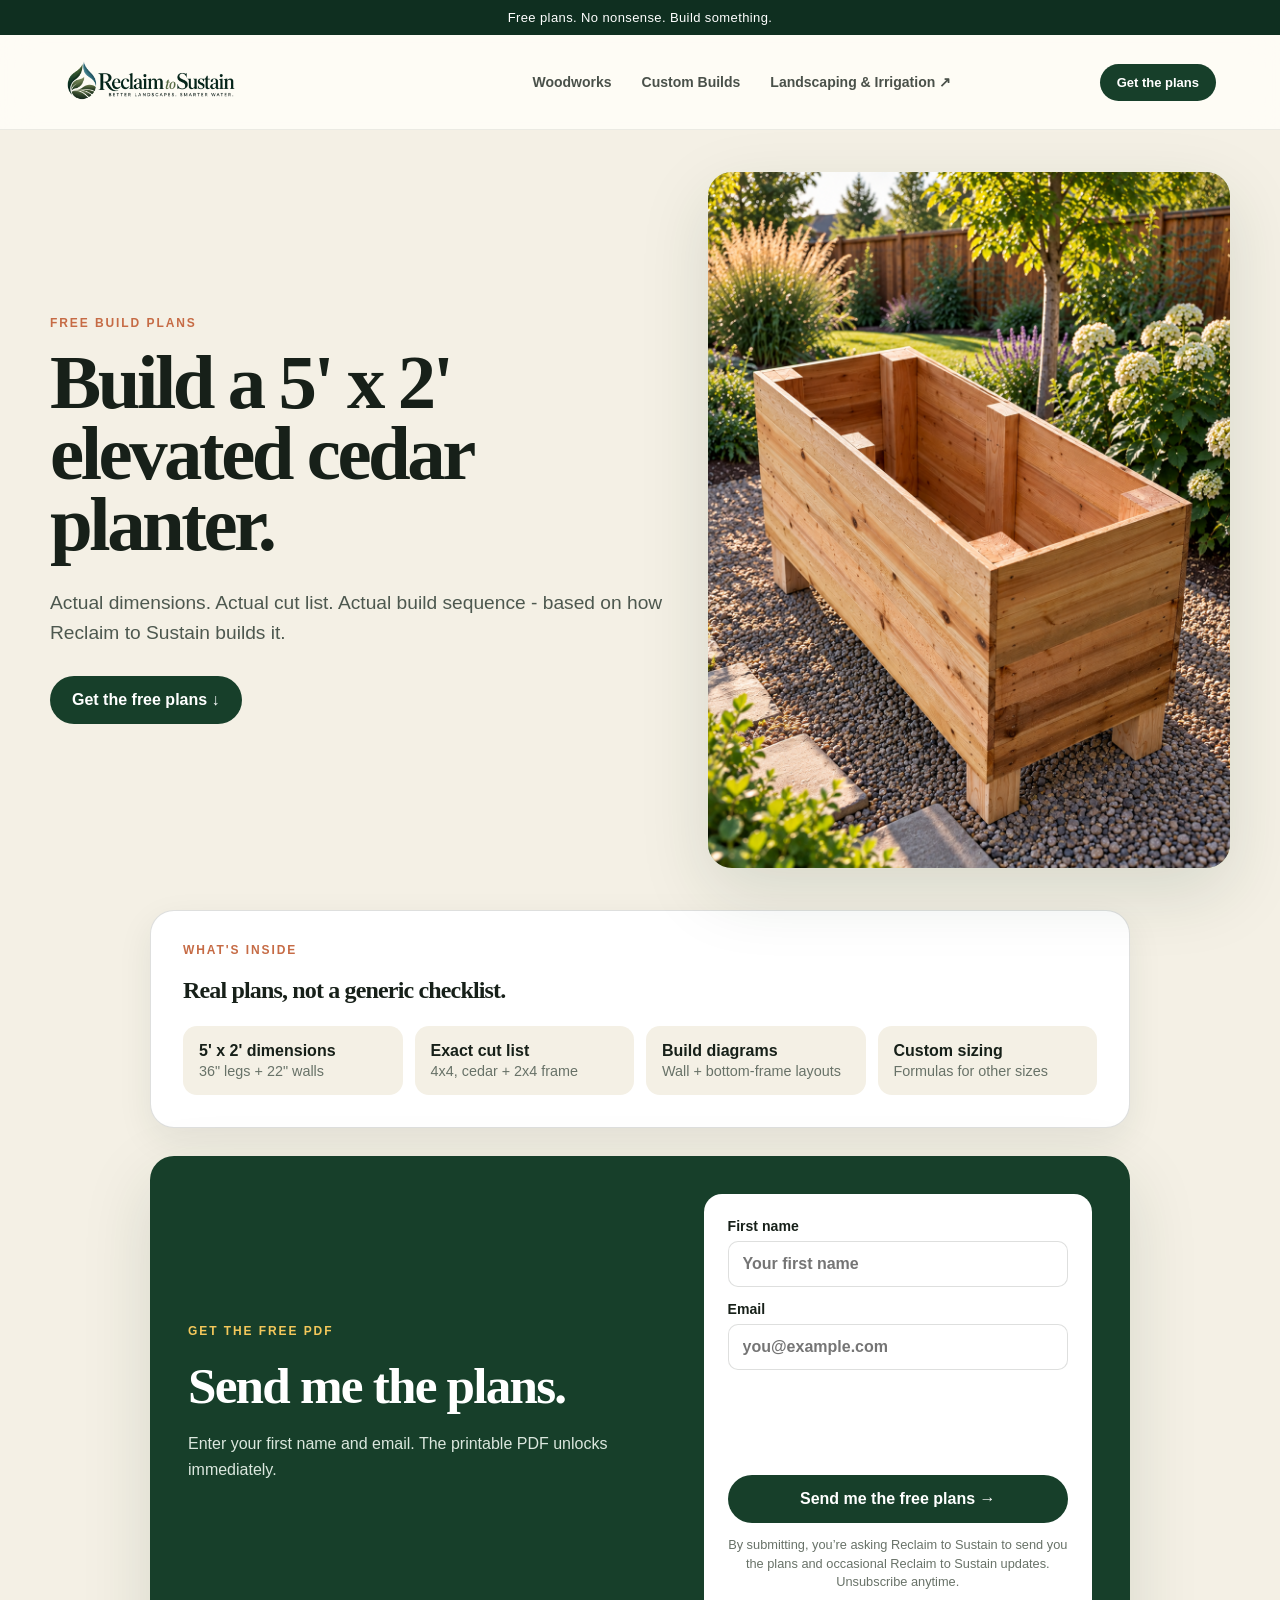
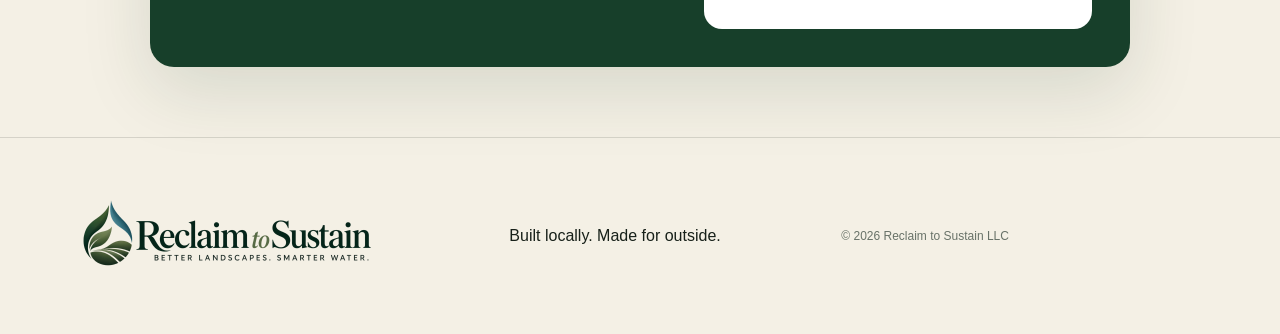
<file: woodworks/free-raised-planter-box-plans.html>
<!doctype html>
<html lang="en">
<head>
  <meta charset="utf-8">
  <meta name="viewport" content="width=device-width,initial-scale=1">
  <title>Free Raised Planter Box Plans | Reclaim to Sustain</title>
  <meta name="description" content="Get free 5 ft by 2 ft elevated cedar planter box plans from Reclaim to Sustain, including dimensions, cut list, materials and assembly instructions.">
  <link rel="canonical" href="https://reclaimtosustain.com/woodworks/free-raised-planter-box-plans.html">
  <link rel="icon" href="../assets/favicon.png">
  <link rel="stylesheet" href="styles.css?v=19">
</head>
<body class="plans-page">
<div class="announcement">Free plans. No nonsense. Build something.</div>
<header class="site-header">
  <a class="brand woodworks-brand" href="index.html"><img class="brand-logo rts-logo" src="../assets/logo.png" alt="Reclaim to Sustain"></a>
  <nav class="desktop-nav"><a href="index.html#shop">Woodworks</a><a href="index.html#custom">Custom Builds</a><a href="../">Landscaping & Irrigation ↗</a></nav>
  <a class="btn btn-small" href="#get-plans">Get the plans</a>
</header>
<main>
<section class="plans-hero">
  <div><p class="eyebrow">FREE BUILD PLANS</p><h1>Build a 5' x 2' elevated cedar planter.</h1>
  <p class="hero-sub">Actual dimensions. Actual cut list. Actual build sequence - based on how Reclaim to Sustain builds it.</p>
  <div class="hero-actions"><a class="btn" href="#get-plans">Get the free plans ↓</a></div></div>
  <div class="plans-hero-image"><img src="images/planter-box.png" alt="Reclaim to Sustain raised planter box"></div>
</section>
<div class="plans-shell">
<section class="plans-card">
  <p class="eyebrow">WHAT'S INSIDE</p><h2>Real plans, not a generic checklist.</h2>
  <div class="plans-preview-grid">
    <div><strong>5' x 2' dimensions</strong><span>36" legs + 22" walls</span></div>
    <div><strong>Exact cut list</strong><span>4x4, cedar + 2x4 frame</span></div>
    <div><strong>Build diagrams</strong><span>Wall + bottom-frame layouts</span></div>
    <div><strong>Custom sizing</strong><span>Formulas for other sizes</span></div>
  </div>
</section>
<section class="plans-gate" id="get-plans">
  <div><p class="eyebrow">GET THE FREE PDF</p><h2>Send me the plans.</h2><p>Enter your first name and email. The printable PDF unlocks immediately.</p></div>
  <div>
    <form class="plans-gate-form" id="plansLeadForm">
      <input type="checkbox" name="botcheck" class="form-honey" tabindex="-1" autocomplete="off" aria-hidden="true">
      <label>First name<input name="name" autocomplete="given-name" required placeholder="Your first name"></label>
      <label>Email<input type="email" name="email" autocomplete="email" required placeholder="you@example.com"></label>
      <div class="captcha-wrap"><div class="h-captcha" data-captcha="true"></div></div>
      <button class="btn" id="plansLeadSubmit" type="submit">Send me the free plans →</button>
      <p class="plans-status" id="plansLeadStatus" role="status" aria-live="polite"></p>
      <p class="plans-privacy">By submitting, you’re asking Reclaim to Sustain to send you the plans and occasional Reclaim to Sustain updates. Unsubscribe anytime.</p>
    </form>
    <div class="plans-success" id="plansLeadSuccess" hidden>
      <p class="eyebrow">YOU'RE IN</p><h3>Your actual build plans are ready.</h3>
      <a class="btn" href="green-pergola-5x2-raised-planter-plans.pdf" target="_blank" rel="noopener">Open the PDF plans →</a>
    </div>
  </div>
</section>
</div>
</main>
<footer><a class="brand footer-brand woodworks-brand" href="index.html"><img class="brand-logo rts-logo" src="../assets/logo.png" alt="Reclaim to Sustain"></a><p>Built locally. Made for outside.</p><p class="fineprint">© <span id="year"></span> Reclaim to Sustain LLC</p></footer>
<script src="https://web3forms.com/client/script.js" async defer></script>
<script>
document.getElementById("year").textContent=new Date().getFullYear();
const KEY="23e56279-a444-453d-9f1f-240cc7fe648c";
const f=document.getElementById("plansLeadForm"),s=document.getElementById("plansLeadSubmit"),m=document.getElementById("plansLeadStatus"),ok=document.getElementById("plansLeadSuccess");
function unlock(){f.hidden=true;ok.hidden=false;localStorage.setItem("gpPlansUnlocked","1");}
if(localStorage.getItem("gpPlansUnlocked")==="1") unlock();
f.addEventListener("submit",async e=>{
  e.preventDefault(); if(f.botcheck.checked)return;
  m.classList.remove("error");m.textContent="";
  const d=new FormData(f),captcha=d.get("h-captcha-response");
  if(!captcha){m.textContent="Please complete the security check first.";m.classList.add("error");return;}
  s.disabled=true;s.textContent="Sending…";
  const payload={access_key:KEY,subject:"Reclaim to Sustain — Free Plan Download",from_name:"Reclaim to Sustain Website",name:d.get("name"),email:d.get("email"),message:"Requested the free 5x2 raised planter box plans.","h-captcha-response":captcha};
  try{
    const r=await fetch("https://api.web3forms.com/submit",{method:"POST",headers:{"Content-Type":"application/json","Accept":"application/json"},body:JSON.stringify(payload)});
    const j=await r.json().catch(()=>({}));
    if(!r.ok||j.success!==true)throw new Error(j.message||"Submission failed");
    unlock();
  }catch(err){console.error("Reclaim to Sustain plans form error:",err);m.textContent="Couldn’t send that yet. Please try again.";m.classList.add("error");}
  finally{s.disabled=false;s.textContent="Send me the free plans →";}
});
</script>
</body>
</html>
</file>
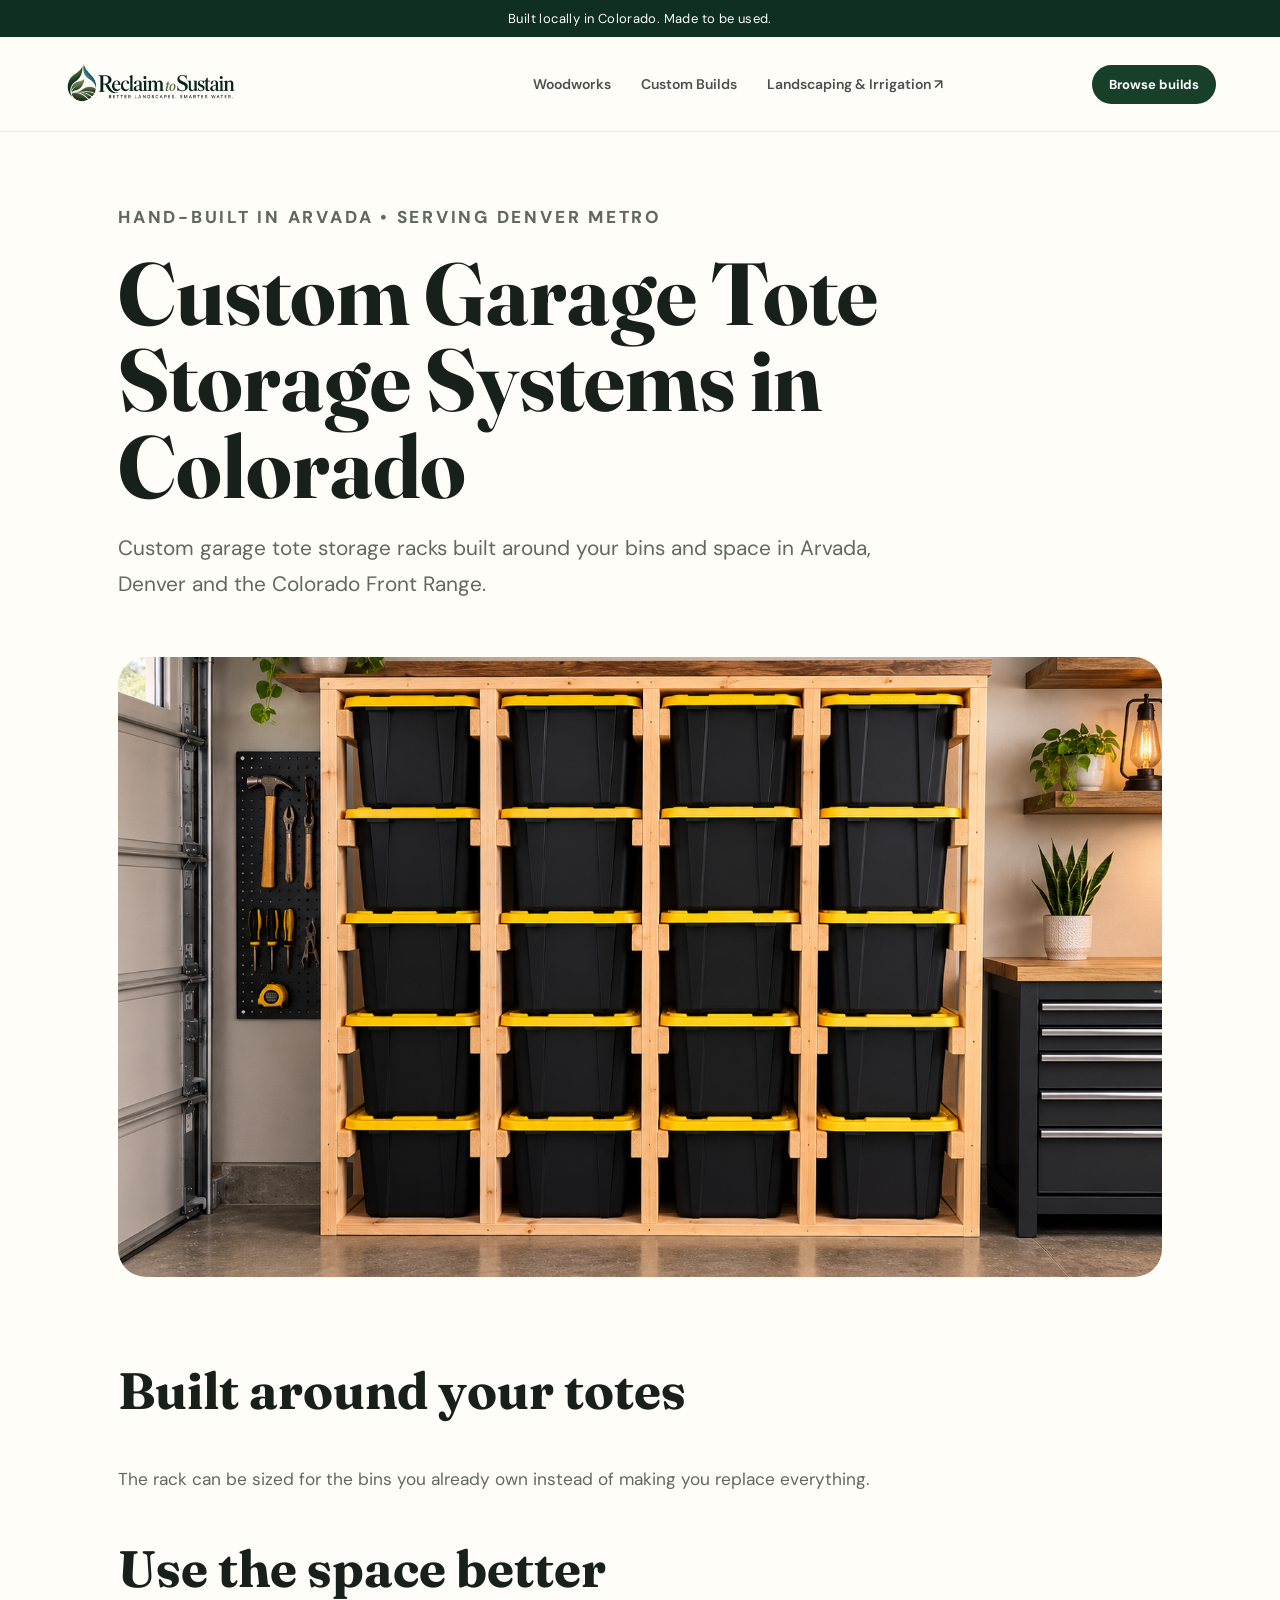
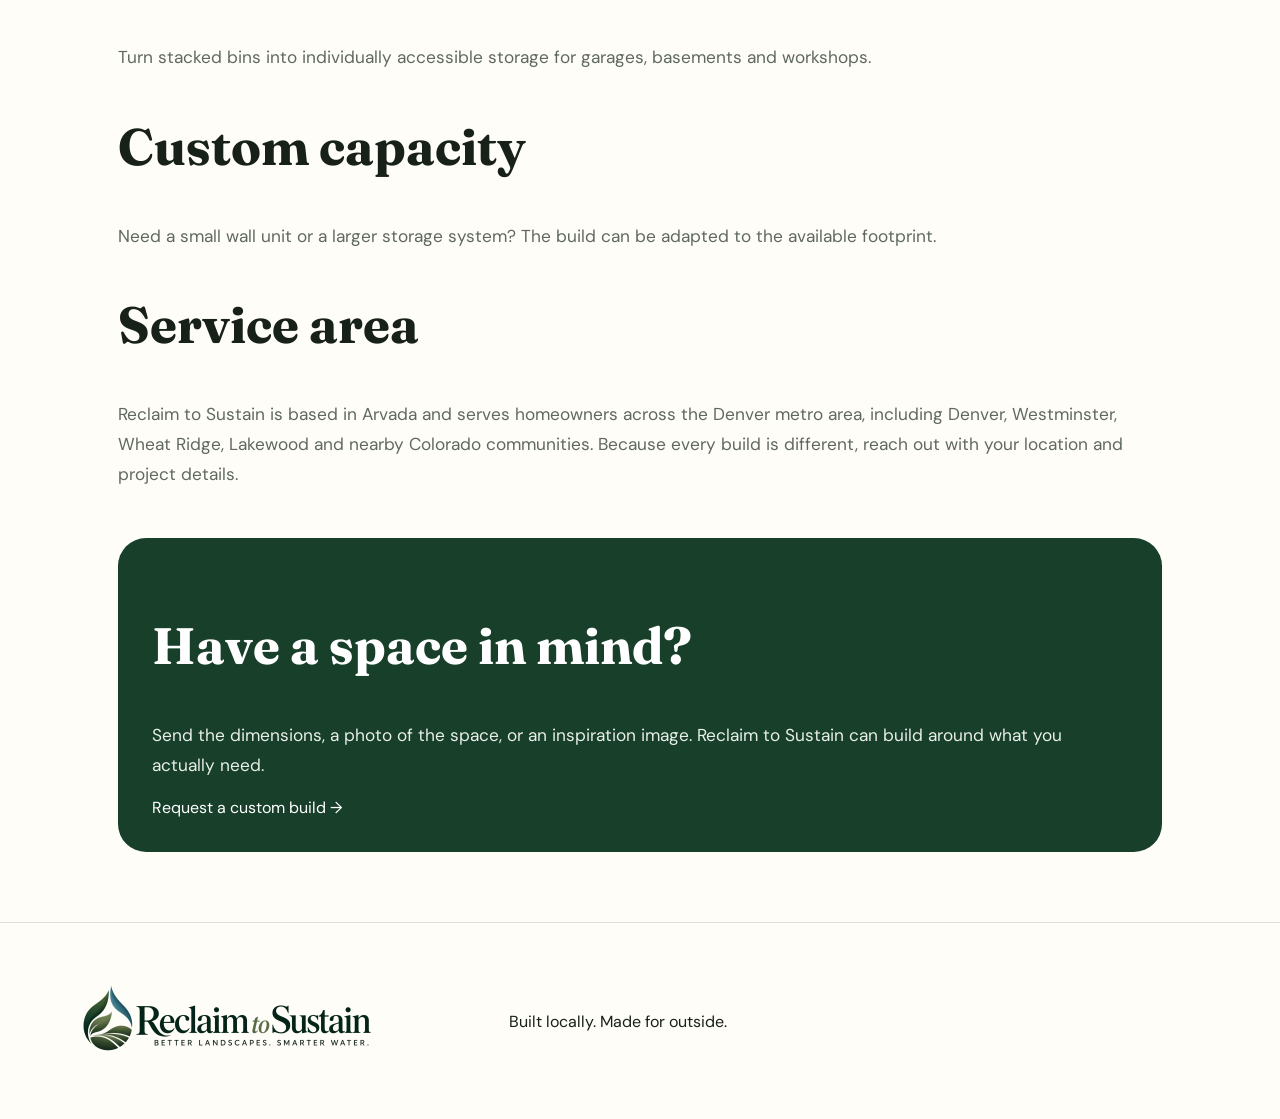
<file: woodworks/garage-tote-storage-colorado.html>
<!doctype html><html lang="en"><head>
  <link rel="icon" type="image/png" href="../assets/favicon.png">
  <link rel="apple-touch-icon" href="../assets/favicon.png">
  <meta charset="utf-8"><meta name="viewport" content="width=device-width,initial-scale=1"><title>Custom Garage Tote Storage Systems in Colorado | Reclaim to Sustain</title><meta name="description" content="Custom garage tote storage racks built around your bins and space in Arvada, Denver and the Colorado Front Range."><meta name="robots" content="index,follow,max-image-preview:large"><link rel="canonical" href="https://reclaimtosustain.com/woodworks/garage-tote-storage-colorado.html"><meta property="og:type" content="website"><meta property="og:title" content="Custom Garage Tote Storage Systems in Colorado | Reclaim to Sustain"><meta property="og:description" content="Custom garage tote storage racks built around your bins and space in Arvada, Denver and the Colorado Front Range."><meta property="og:url" content="https://reclaimtosustain.com/woodworks/garage-tote-storage-colorado.html"><meta property="og:image" content="https://reclaimtosustain.com/woodworks/images/tote-storage.png"><link rel="preconnect" href="https://fonts.googleapis.com"><link rel="preconnect" href="https://fonts.gstatic.com" crossorigin><link href="https://fonts.googleapis.com/css2?family=DM+Sans:wght@400;500;600;700&family=Fraunces:opsz,wght@9..144,600;9..144,700&display=swap" rel="stylesheet"><link rel="stylesheet" href="styles.css?v=12"><script type="application/ld+json">{"@context":"https://schema.org","@type":"Service","name":"Custom Garage Tote Storage Systems","provider":{"@type":"LocalBusiness","name":"Reclaim to Sustain","url":"https://reclaimtosustain.com/woodworks/"},"areaServed":{"@type":"State","name":"Colorado"},"description":"Custom garage tote storage racks built around your bins and space in Arvada, Denver and the Colorado Front Range.","url":"https://reclaimtosustain.com/woodworks/garage-tote-storage-colorado.html"}</script></head><body><div class="announcement">Built locally in Colorado. Made to be used.</div><header class="site-header">
          <a class="brand woodworks-brand" href="./"><img class="brand-logo rts-logo" src="../assets/logo.png" alt="Reclaim to Sustain"></a>
          <nav class="desktop-nav"><a href="./#shop">Woodworks</a><a href="./#custom">Custom Builds</a><a href="../">Landscaping & Irrigation ↗</a></nav>
          <a class="btn btn-small" href="./#shop">Browse builds</a>
        </header><main class="seo-page"><p class="eyebrow">Hand-built in Arvada • Serving Denver metro</p><h1>Custom Garage Tote Storage Systems in Colorado</h1><p class="lead">Custom garage tote storage racks built around your bins and space in Arvada, Denver and the Colorado Front Range.</p><img class="seo-hero-image" src="images/tote-storage.png" alt="Custom Garage Tote Storage Systems built by Reclaim to Sustain in Colorado"><section><h2>Built around your totes</h2><p>The rack can be sized for the bins you already own instead of making you replace everything.</p></section><section><h2>Use the space better</h2><p>Turn stacked bins into individually accessible storage for garages, basements and workshops.</p></section><section><h2>Custom capacity</h2><p>Need a small wall unit or a larger storage system? The build can be adapted to the available footprint.</p></section><section><h2>Service area</h2><p>Reclaim to Sustain is based in Arvada and serves homeowners across the Denver metro area, including Denver, Westminster, Wheat Ridge, Lakewood and nearby Colorado communities. Because every build is different, reach out with your location and project details.</p></section><div class="seo-cta"><h2>Have a space in mind?</h2><p>Send the dimensions, a photo of the space, or an inspiration image. Reclaim to Sustain can build around what you actually need.</p><a href="./#custom">Request a custom build →</a></div></main><footer>
          <a class="brand footer-brand woodworks-brand" href="./"><img class="brand-logo rts-logo" src="../assets/logo.png" alt="Reclaim to Sustain"></a>
          <p>Built locally. Made for outside.</p>
        </footer></body></html>
</file>
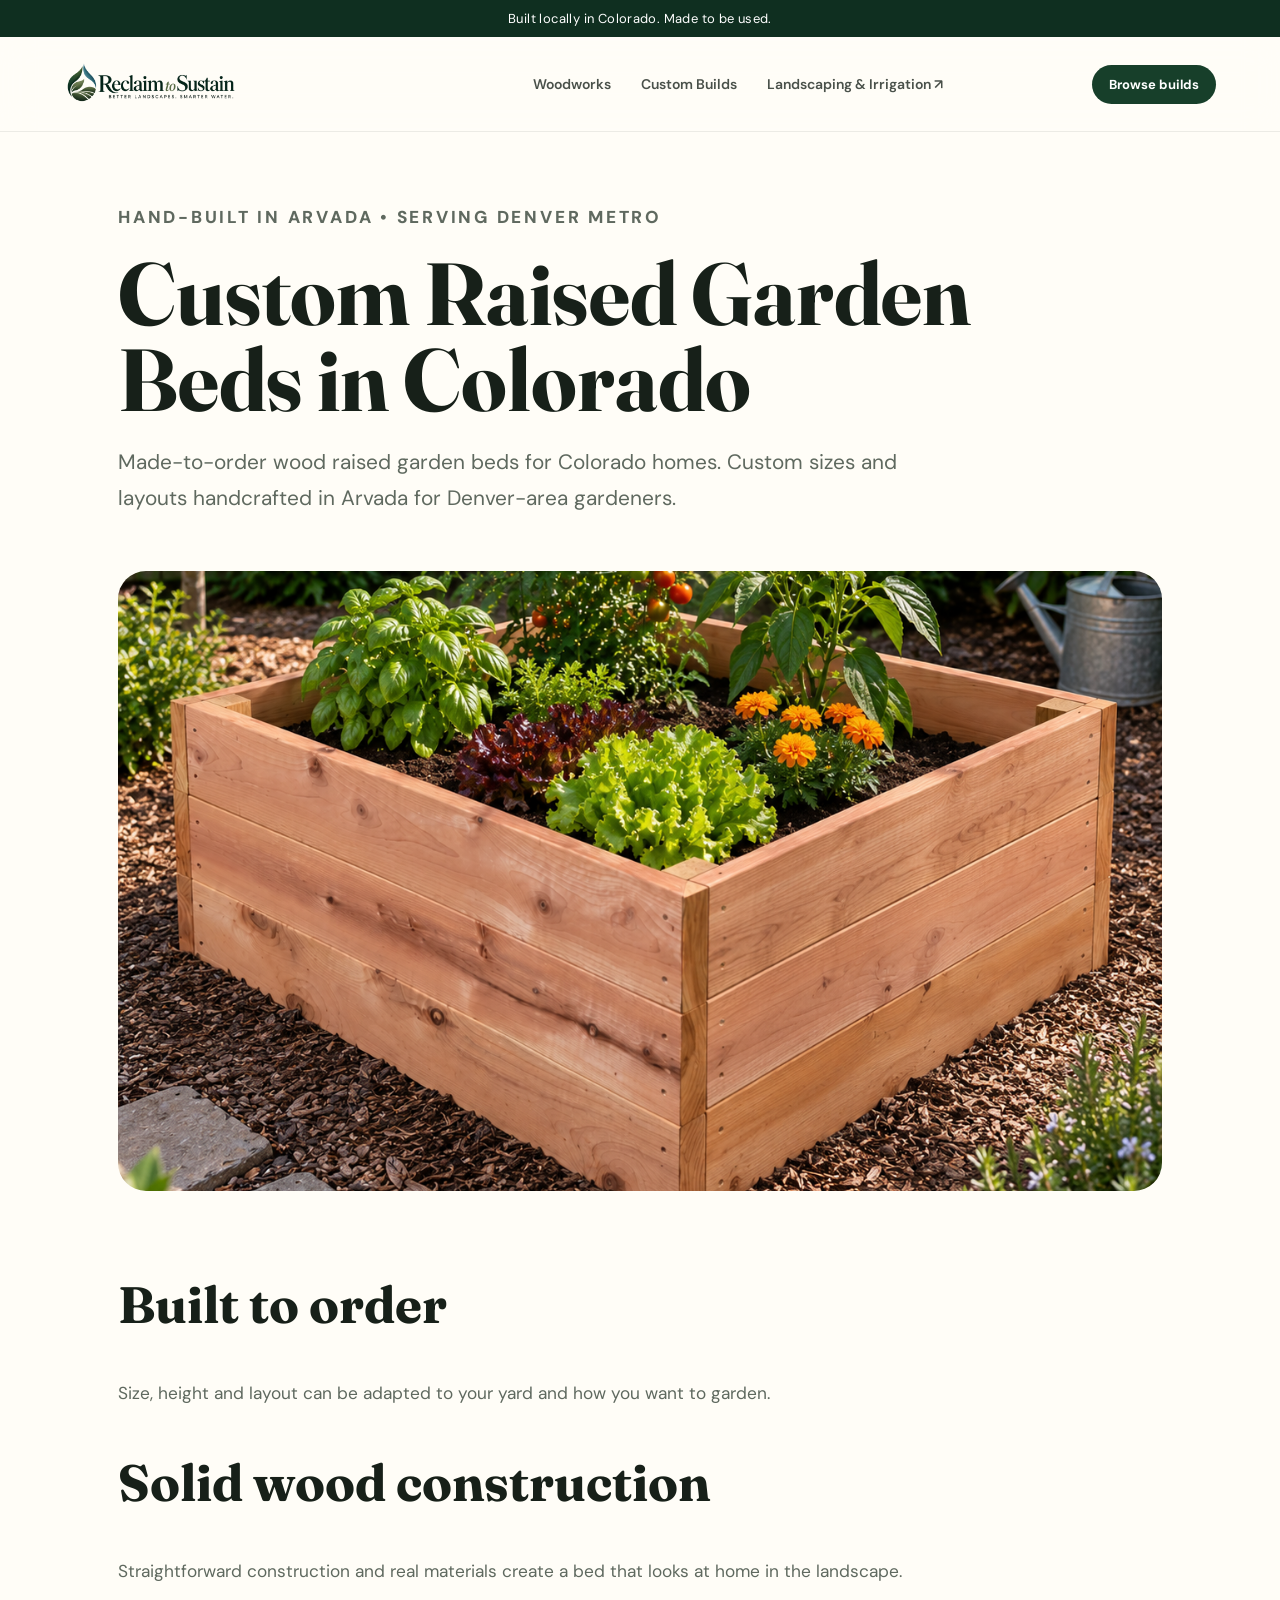
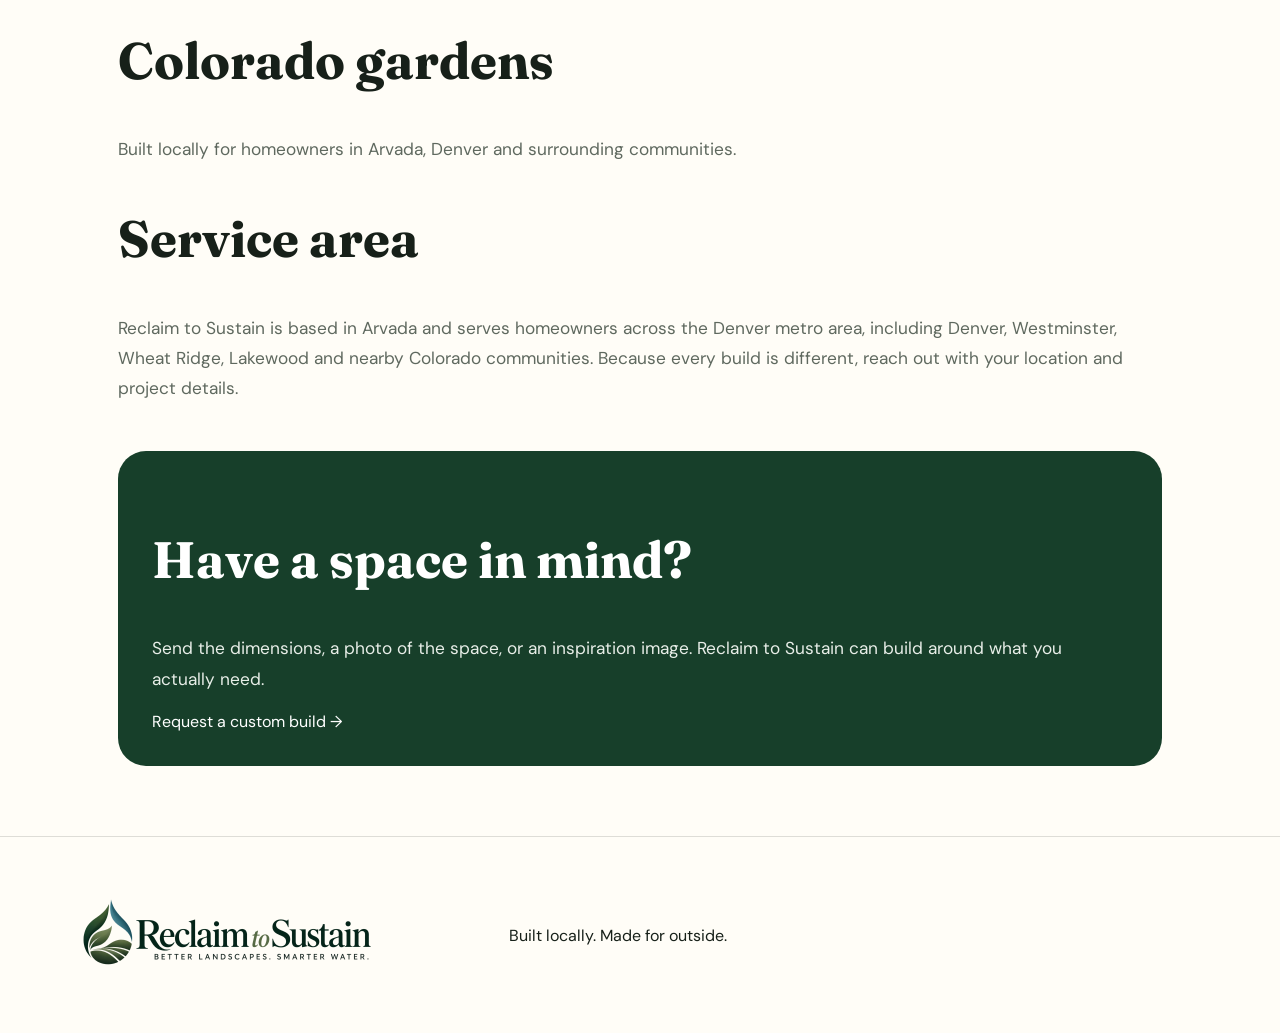
<file: woodworks/planter-boxes-colorado.html>
<!doctype html><html lang="en">
  <link rel="icon" type="image/png" href="../assets/favicon.png">
  <link rel="apple-touch-icon" href="../assets/favicon.png">
  <head><meta charset="utf-8"><meta name="viewport" content="width=device-width,initial-scale=1"><title>Custom Raised Garden Beds in Colorado | Reclaim to Sustain</title><meta name="description" content="Made-to-order wood raised garden beds for Colorado homes. Custom sizes and layouts handcrafted in Arvada for Denver-area gardeners."><meta name="robots" content="index,follow,max-image-preview:large"><link rel="canonical" href="https://reclaimtosustain.com/woodworks/raised-garden-beds-colorado.html"><meta property="og:type" content="website"><meta property="og:title" content="Custom Raised Garden Beds in Colorado | Reclaim to Sustain"><meta property="og:description" content="Made-to-order wood raised garden beds for Colorado homes. Custom sizes and layouts handcrafted in Arvada for Denver-area gardeners."><meta property="og:url" content="https://reclaimtosustain.com/woodworks/raised-garden-beds-colorado.html"><meta property="og:image" content="https://reclaimtosustain.com/woodworks/images/raised-garden-bed.png"><link rel="preconnect" href="https://fonts.googleapis.com"><link rel="preconnect" href="https://fonts.gstatic.com" crossorigin><link href="https://fonts.googleapis.com/css2?family=DM+Sans:wght@400;500;600;700&family=Fraunces:opsz,wght@9..144,600;9..144,700&display=swap" rel="stylesheet"><link rel="stylesheet" href="styles.css?v=12"><script type="application/ld+json">{"@context":"https://schema.org","@type":"Service","name":"Custom Raised Garden Beds","provider":{"@type":"LocalBusiness","name":"Reclaim to Sustain","url":"https://reclaimtosustain.com/woodworks/"},"areaServed":{"@type":"State","name":"Colorado"},"description":"Made-to-order wood raised garden beds for Colorado homes. Custom sizes and layouts handcrafted in Arvada for Denver-area gardeners.","url":"https://reclaimtosustain.com/woodworks/raised-garden-beds-colorado.html"}</script></head><body><div class="announcement">Built locally in Colorado. Made to be used.</div><header class="site-header">
          <a class="brand woodworks-brand" href="./"><img class="brand-logo rts-logo" src="../assets/logo.png" alt="Reclaim to Sustain"></a>
          <nav class="desktop-nav"><a href="./#shop">Woodworks</a><a href="./#custom">Custom Builds</a><a href="../">Landscaping & Irrigation ↗</a></nav>
          <a class="btn btn-small" href="./#shop">Browse builds</a>
        </header><main class="seo-page"><p class="eyebrow">Hand-built in Arvada • Serving Denver metro</p><h1>Custom Raised Garden Beds in Colorado</h1><p class="lead">Made-to-order wood raised garden beds for Colorado homes. Custom sizes and layouts handcrafted in Arvada for Denver-area gardeners.</p><img class="seo-hero-image" src="images/raised-garden-bed.png" alt="Custom Raised Garden Beds built by Reclaim to Sustain in Colorado"><section><h2>Built to order</h2><p>Size, height and layout can be adapted to your yard and how you want to garden.</p></section><section><h2>Solid wood construction</h2><p>Straightforward construction and real materials create a bed that looks at home in the landscape.</p></section><section><h2>Colorado gardens</h2><p>Built locally for homeowners in Arvada, Denver and surrounding communities.</p></section><section><h2>Service area</h2><p>Reclaim to Sustain is based in Arvada and serves homeowners across the Denver metro area, including Denver, Westminster, Wheat Ridge, Lakewood and nearby Colorado communities. Because every build is different, reach out with your location and project details.</p></section><div class="seo-cta"><h2>Have a space in mind?</h2><p>Send the dimensions, a photo of the space, or an inspiration image. Reclaim to Sustain can build around what you actually need.</p><a href="./#custom">Request a custom build →</a></div></main><footer>
          <a class="brand footer-brand woodworks-brand" href="./"><img class="brand-logo rts-logo" src="../assets/logo.png" alt="Reclaim to Sustain"></a>
          <p>Built locally. Made for outside.</p>
        </footer></body></html>
</file>
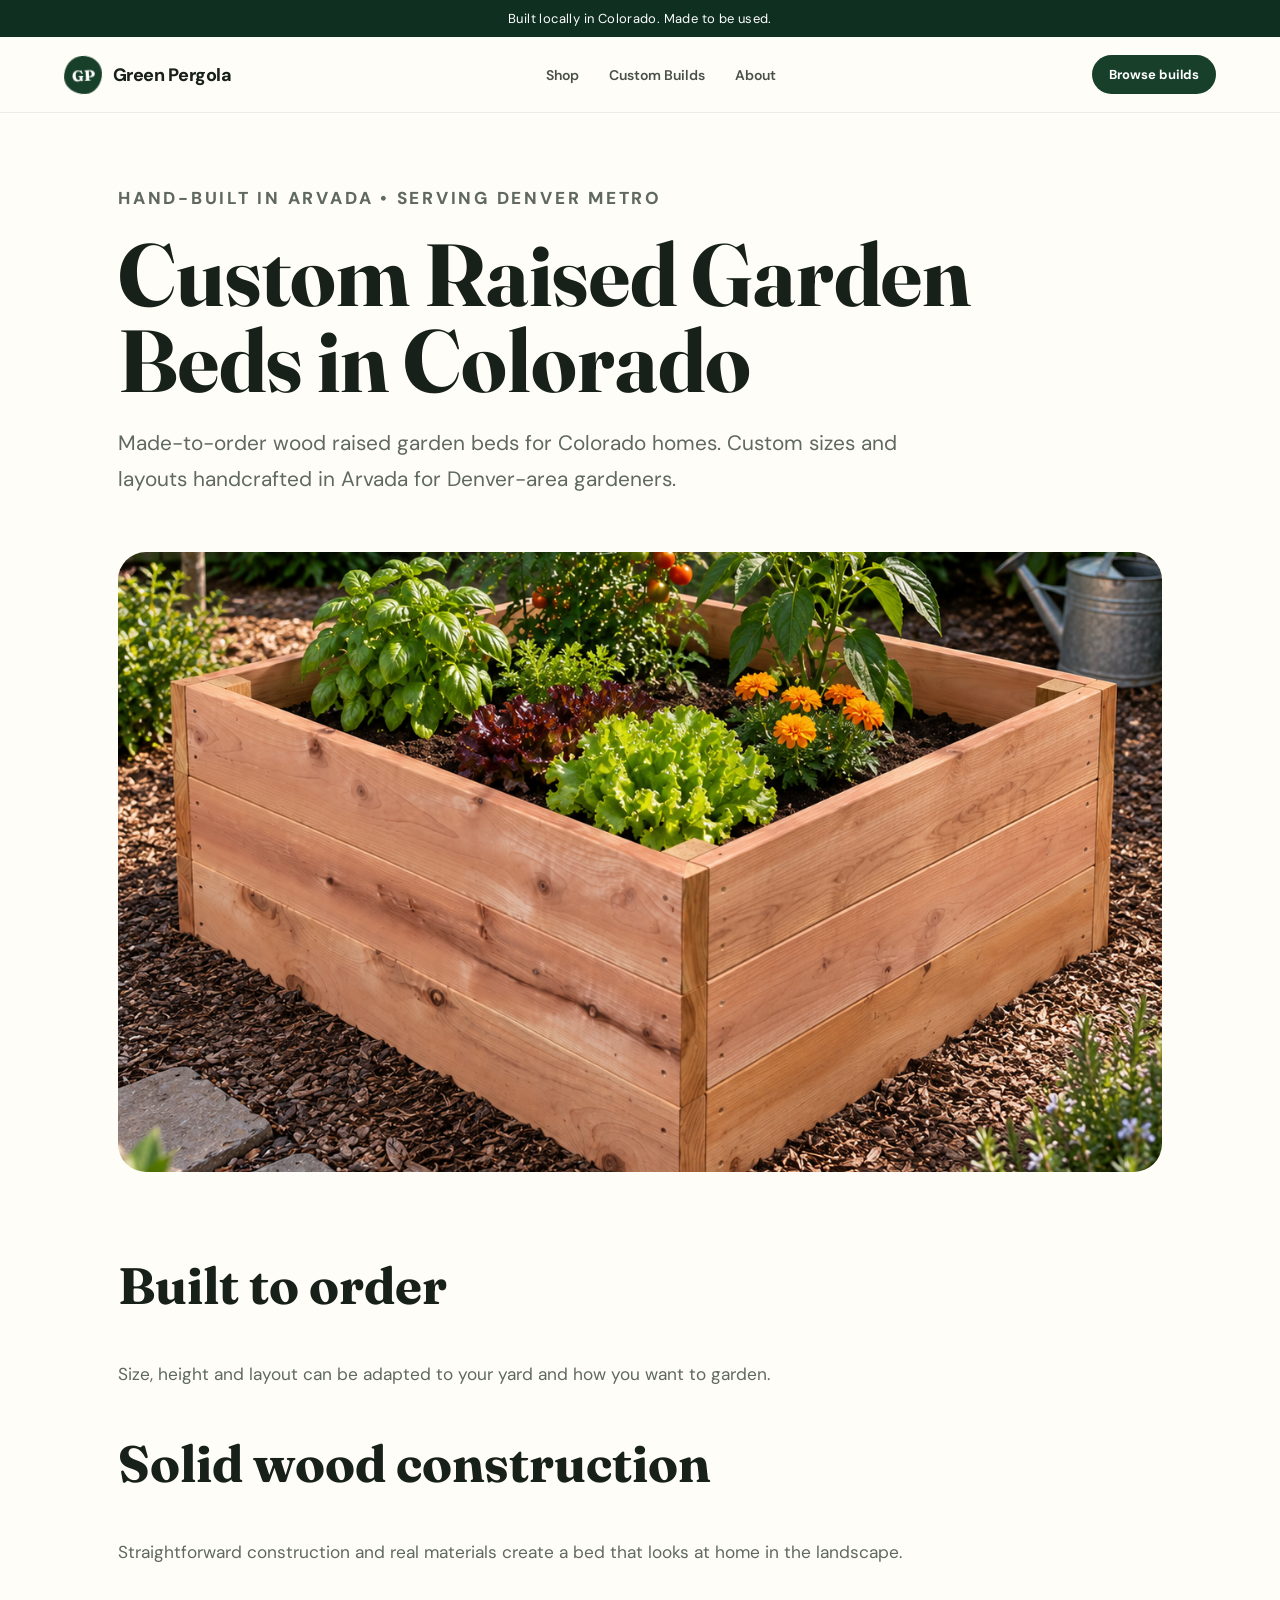
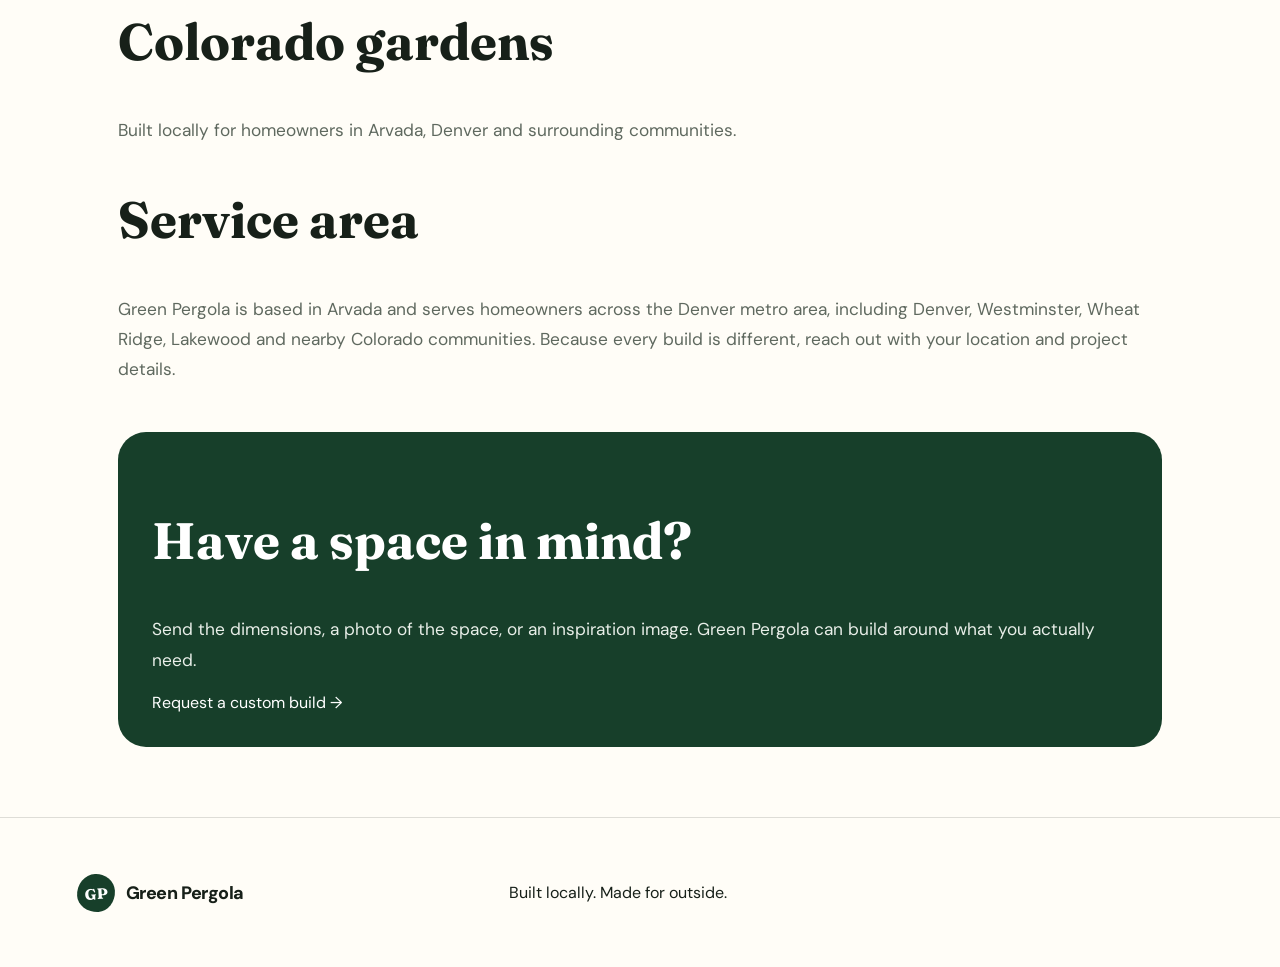
<file: woodworks/raised-garden-beds-colorado.html>
<!doctype html><html lang="en">
  <link rel="icon" type="image/png" href="/images/favicon.png">
  <link rel="apple-touch-icon" href="/images/favicon.png">
  <head><meta charset="utf-8"><meta name="viewport" content="width=device-width,initial-scale=1"><title>Custom Raised Garden Beds in Colorado | Green Pergola</title><meta name="description" content="Made-to-order wood raised garden beds for Colorado homes. Custom sizes and layouts handcrafted in Arvada for Denver-area gardeners."><meta name="robots" content="index,follow,max-image-preview:large"><link rel="canonical" href="https://thegreenpergola.com/raised-garden-beds-colorado.html"><meta property="og:type" content="website"><meta property="og:title" content="Custom Raised Garden Beds in Colorado | Green Pergola"><meta property="og:description" content="Made-to-order wood raised garden beds for Colorado homes. Custom sizes and layouts handcrafted in Arvada for Denver-area gardeners."><meta property="og:url" content="https://thegreenpergola.com/raised-garden-beds-colorado.html"><meta property="og:image" content="https://thegreenpergola.com/images/raised-garden-bed.png"><link rel="preconnect" href="https://fonts.googleapis.com"><link rel="preconnect" href="https://fonts.gstatic.com" crossorigin><link href="https://fonts.googleapis.com/css2?family=DM+Sans:wght@400;500;600;700&family=Fraunces:opsz,wght@9..144,600;9..144,700&display=swap" rel="stylesheet"><link rel="stylesheet" href="styles.css?v=12"><script type="application/ld+json">{"@context":"https://schema.org","@type":"Service","name":"Custom Raised Garden Beds","provider":{"@type":"LocalBusiness","name":"Green Pergola","url":"https://thegreenpergola.com/"},"areaServed":{"@type":"State","name":"Colorado"},"description":"Made-to-order wood raised garden beds for Colorado homes. Custom sizes and layouts handcrafted in Arvada for Denver-area gardeners.","url":"https://thegreenpergola.com/raised-garden-beds-colorado.html"}</script></head><body><div class="announcement">Built locally in Colorado. Made to be used.</div><header class="site-header"><a class="brand" href="./"><span class="brand-mark">GP</span><span class="brand-text">Green Pergola</span></a><nav class="desktop-nav"><a href="./#shop">Shop</a><a href="./#custom">Custom Builds</a><a href="./#about">About</a></nav><a class="btn btn-small" href="./#shop">Browse builds</a></header><main class="seo-page"><p class="eyebrow">Hand-built in Arvada • Serving Denver metro</p><h1>Custom Raised Garden Beds in Colorado</h1><p class="lead">Made-to-order wood raised garden beds for Colorado homes. Custom sizes and layouts handcrafted in Arvada for Denver-area gardeners.</p><img class="seo-hero-image" src="images/raised-garden-bed.png" alt="Custom Raised Garden Beds built by Green Pergola in Colorado"><section><h2>Built to order</h2><p>Size, height and layout can be adapted to your yard and how you want to garden.</p></section><section><h2>Solid wood construction</h2><p>Straightforward construction and real materials create a bed that looks at home in the landscape.</p></section><section><h2>Colorado gardens</h2><p>Built locally for homeowners in Arvada, Denver and surrounding communities.</p></section><section><h2>Service area</h2><p>Green Pergola is based in Arvada and serves homeowners across the Denver metro area, including Denver, Westminster, Wheat Ridge, Lakewood and nearby Colorado communities. Because every build is different, reach out with your location and project details.</p></section><div class="seo-cta"><h2>Have a space in mind?</h2><p>Send the dimensions, a photo of the space, or an inspiration image. Green Pergola can build around what you actually need.</p><a href="./#custom">Request a custom build →</a></div></main><footer><a class="brand footer-brand" href="./"><span class="brand-mark">GP</span><span class="brand-text">Green Pergola</span></a><p>Built locally. Made for outside.</p></footer></body></html>
</file>
<file: styles.css>
:root {
  --ink: #12251b;
  --ink-2: #26382e;
  --muted: #66756d;
  --forest-950: #071a11;
  --forest-900: #0d2419;
  --forest-800: #173526;
  --forest-700: #244e38;
  --green: #356a49;
  --sage: #9eb49f;
  --sage-2: #dfe8df;
  --sage-3: #eef3eb;
  --cream: #f7f5ef;
  --sand: #e9dfcb;
  --clay: #bd744d;
  --gold: #d9b76c;
  --white: #ffffff;
  --line: rgba(18, 37, 27, .12);
  --radius-sm: 14px;
  --radius: 24px;
  --radius-lg: 36px;
  --shadow-sm: 0 12px 30px rgba(17, 41, 28, .08);
  --shadow: 0 28px 80px rgba(17, 41, 28, .14);
  --ease: cubic-bezier(.2,.75,.25,1);
}

* {
  box-sizing: border-box;
}

html {
  scroll-behavior: smooth;
}

body {
  margin: 0;
  font-family: "DM Sans", system-ui, -apple-system, BlinkMacSystemFont, "Segoe UI", sans-serif;
  color: var(--ink);
  background: var(--cream);
  line-height: 1.6;
  -webkit-font-smoothing: antialiased;
  overflow-x: hidden;
}

body.menu-open {
  overflow: hidden;
}

::selection {
  background: #cbdccf;
  color: var(--forest-950);
}

a {
  color: inherit;
  text-decoration: none;
}

button,
input,
select,
textarea {
  font: inherit;
}

button {
  color: inherit;
}

img,
svg {
  display: block;
}

.container {
  width: min(1180px, calc(100% - 48px));
  margin: 0 auto;
}

.noise {
  position: fixed;
  inset: 0;
  pointer-events: none;
  opacity: .025;
  z-index: 999;
  background-image: url("data:image/svg+xml,%3Csvg viewBox='0 0 180 180' xmlns='http://www.w3.org/2000/svg'%3E%3Cfilter id='n'%3E%3CfeTurbulence type='fractalNoise' baseFrequency='.9' numOctaves='2' stitchTiles='stitch'/%3E%3C/filter%3E%3Crect width='100%25' height='100%25' filter='url(%23n)' opacity='.6'/%3E%3C/svg%3E");
}

.site-header {
  position: fixed;
  inset: 0 0 auto 0;
  z-index: 50;
  transition: background .3s ease, border-color .3s ease, box-shadow .3s ease;
  border-bottom: 1px solid transparent;
}

.site-header.scrolled {
  background: rgba(247,245,239,.88);
  border-bottom-color: rgba(18,37,27,.08);
  backdrop-filter: blur(18px) saturate(140%);
  -webkit-backdrop-filter: blur(18px) saturate(140%);
  box-shadow: 0 10px 30px rgba(8, 25, 17, .04);
}

.nav-wrap {
  min-height: 86px;
  display: flex;
  align-items: center;
  justify-content: space-between;
  gap: 28px;
}

.brand {
  display: inline-flex;
  align-items: center;
  gap: 12px;
}

.brand-mark {
  width: 44px;
  height: 44px;
  border-radius: 14px;
  display: grid;
  place-items: center;
  color: var(--forest-800);
  background: rgba(255,255,255,.62);
  border: 1px solid rgba(18,37,27,.1);
  box-shadow: inset 0 1px 0 rgba(255,255,255,.8);
}

.brand-mark svg {
  width: 31px;
  height: 31px;
}

.brand-copy {
  display: grid;
  line-height: 1.05;
}

.brand-copy strong {
  font-family: "Fraunces", serif;
  font-size: 18px;
  font-weight: 650;
  letter-spacing: -.01em;
}

.brand-copy small {
  margin-top: 7px;
  color: var(--muted);
  font-size: 10.5px;
  letter-spacing: .055em;
  text-transform: uppercase;
  font-weight: 700;
}

.nav-links {
  display: flex;
  align-items: center;
  gap: 30px;
  font-size: 13px;
  font-weight: 700;
}

.nav-links > a:not(.nav-cta) {
  position: relative;
  color: #31443a;
}

.nav-links > a:not(.nav-cta)::after {
  content: "";
  position: absolute;
  left: 0;
  right: 100%;
  bottom: -7px;
  height: 1px;
  background: var(--forest-800);
  transition: right .25s ease;
}

.nav-links > a:not(.nav-cta):hover::after {
  right: 0;
}

.nav-cta {
  display: inline-flex;
  align-items: center;
  gap: 10px;
  padding: 11px 16px;
  background: var(--forest-900);
  color: white;
  border-radius: 999px;
  transition: transform .2s ease, background .2s ease;
}

.nav-cta:hover {
  transform: translateY(-1px);
  background: var(--forest-700);
}

.menu-toggle {
  display: none;
  width: 44px;
  height: 44px;
  border: 1px solid var(--line);
  border-radius: 12px;
  background: rgba(255,255,255,.7);
  align-items: center;
  justify-content: center;
  flex-direction: column;
  gap: 6px;
  cursor: pointer;
}

.menu-toggle span {
  width: 18px;
  height: 1.5px;
  background: var(--ink);
  transition: transform .2s ease;
}

.menu-toggle[aria-expanded="true"] span:first-child {
  transform: translateY(3.75px) rotate(45deg);
}

.menu-toggle[aria-expanded="true"] span:last-child {
  transform: translateY(-3.75px) rotate(-45deg);
}

.mobile-menu {
  background: rgba(247,245,239,.97);
  border-top: 1px solid var(--line);
  padding: 16px 24px 26px;
  backdrop-filter: blur(18px);
}

.mobile-menu a {
  display: block;
  padding: 13px 0;
  font-weight: 700;
  border-bottom: 1px solid rgba(18,37,27,.07);
}

.mobile-menu a:last-child {
  border-bottom: 0;
}

.hero {
  position: relative;
  min-height: 860px;
  padding: 150px 0 42px;
  overflow: hidden;
  background: linear-gradient(180deg, #fbfaf6 0%, #f5f3ec 100%);
}

.hero::before {
  content: "";
  position: absolute;
  inset: auto 0 0;
  height: 180px;
  background: linear-gradient(to bottom, transparent, rgba(222,228,217,.2));
  pointer-events: none;
}

.hero-orb {
  position: absolute;
  border-radius: 50%;
  pointer-events: none;
}

.hero-orb-one {
  width: 420px;
  height: 420px;
  background: rgba(215,225,210,.32);
  top: 150px;
  right: -220px;
  filter: blur(20px);
}

.hero-orb-two {
  width: 220px;
  height: 220px;
  border: 1px solid rgba(36,78,56,.08);
  top: 255px;
  left: -110px;
}

.hero-grid {
  position: relative;
  z-index: 2;
  display: grid;
  grid-template-columns: .9fr 1.1fr;
  gap: 0;
  align-items: center;
  min-height: 610px;
}

.hero-copy {
  position: relative;
  z-index: 4;
  padding-right: 36px;
}

.availability-pill {
  display: inline-flex;
  align-items: center;
  gap: 8px;
  padding: 8px 12px;
  border: 1px solid rgba(18,37,27,.1);
  border-radius: 999px;
  background: rgba(255,255,255,.6);
  color: #405349;
  font-size: 11px;
  font-weight: 700;
  letter-spacing: .04em;
  text-transform: uppercase;
}

.availability-pill > span {
  width: 7px;
  height: 7px;
  border-radius: 50%;
  background: #4e8d61;
  box-shadow: 0 0 0 4px rgba(78,141,97,.12);
}

.eyebrow {
  margin: 26px 0 14px;
  color: var(--green);
  font-size: 11px;
  line-height: 1.3;
  font-weight: 800;
  letter-spacing: .15em;
  text-transform: uppercase;
}

.eyebrow.light {
  color: #a9c3af;
}

h1,
h2,
.footer-tagline {
  font-family: "Fraunces", serif;
  letter-spacing: -.038em;
}

h1 {
  margin: 0;
  max-width: 720px;
  color: var(--forest-950);
  font-size: clamp(62px, 7vw, 100px);
  line-height: .94;
  font-weight: 600;
}

h1 em {
  color: var(--green);
  font-style: italic;
  font-weight: 500;
}

h2 {
  margin: 0;
  font-size: clamp(44px, 5vw, 68px);
  line-height: 1;
  font-weight: 600;
}

.hero-lede {
  max-width: 640px;
  margin: 30px 0 0;
  color: #52635a;
  font-size: 18px;
  line-height: 1.75;
}

.hero-actions {
  display: flex;
  align-items: center;
  flex-wrap: wrap;
  gap: 12px;
  margin-top: 34px;
}

.button {
  min-height: 52px;
  display: inline-flex;
  align-items: center;
  justify-content: center;
  gap: 10px;
  padding: 0 20px;
  border: 1px solid transparent;
  border-radius: 999px;
  font-weight: 700;
  font-size: 13px;
  cursor: pointer;
  transition: transform .22s var(--ease), box-shadow .22s var(--ease), background .22s ease;
}

.button:hover {
  transform: translateY(-2px);
}

.button-primary {
  background: var(--forest-900);
  color: white;
  box-shadow: 0 14px 30px rgba(13,36,25,.16);
}

.button-primary:hover {
  background: var(--forest-700);
  box-shadow: 0 18px 36px rgba(13,36,25,.22);
}

.button-ghost {
  color: var(--ink);
  border-color: rgba(18,37,27,.13);
  background: rgba(255,255,255,.55);
}

.button-ghost:hover {
  background: white;
}

.hero-proof {
  display: flex;
  align-items: stretch;
  gap: 24px;
  margin-top: 40px;
}

.proof-item {
  display: grid;
  gap: 2px;
}

.proof-item strong {
  font-size: 12px;
}

.proof-item span {
  max-width: 190px;
  color: var(--muted);
  font-size: 11px;
  line-height: 1.45;
}

.proof-divider {
  width: 1px;
  background: rgba(18,37,27,.12);
}

.hero-photo {
  position: relative;
  min-width: 0;
  height: 610px;
  margin: 0 calc((100vw - min(1180px, calc(100vw - 48px))) / -2) 0 -72px;
  overflow: hidden;
  background: transparent;
}

.hero-photo::before {
  content: "";
  position: absolute;
  z-index: 2;
  inset: 0 auto 0 0;
  width: 38%;
  pointer-events: none;
  background: linear-gradient(
    90deg,
    #f7f5ef 0%,
    rgba(247,245,239,.98) 12%,
    rgba(247,245,239,.82) 32%,
    rgba(247,245,239,.42) 58%,
    rgba(247,245,239,0) 100%
  );
}

.hero-photo::after {
  content: "";
  position: absolute;
  inset: 0;
  pointer-events: none;
  background: linear-gradient(
    180deg,
    rgba(255,255,255,.04),
    rgba(7,26,17,.03)
  );
}

.hero-photo img {
  display: block;
  width: 100%;
  height: 100%;
  object-fit: cover;
  object-position: 58% center;
}

.hero-photo figcaption,
.hero-photo-dot {
  display: none;
}

.hero-marquee {
  position: relative;
  z-index: 2;
  display: flex;
  align-items: center;
  justify-content: space-between;
  gap: 18px;
  margin-top: 68px;
  color: #708078;
  font-size: 9px;
  letter-spacing: .14em;
  font-weight: 800;
  white-space: nowrap;
}

.hero-marquee i {
  width: 4px;
  height: 4px;
  border-radius: 50%;
  background: var(--green);
  opacity: .55;
}

.statement-section {
  padding: 110px 0;
  background: var(--forest-900);
  color: white;
}

.statement-grid {
  display: grid;
  grid-template-columns: .36fr 1fr;
  gap: 90px;
  align-items: start;
}

.statement-grid .eyebrow {
  margin-top: 10px;
}

.statement-copy h2 {
  max-width: 850px;
  color: #f6f3eb;
}

.statement-copy p {
  max-width: 760px;
  margin: 28px 0 0;
  color: #b8c7bd;
  font-size: 18px;
  line-height: 1.75;
}

.section {
  padding: 120px 0;
}

.services-section {
  background: #f1f2ec;
}

.section-heading {
  margin-bottom: 52px;
}

.section-heading .eyebrow {
  margin-top: 0;
}

.split-heading {
  display: grid;
  grid-template-columns: 1fr .62fr;
  gap: 70px;
  align-items: end;
}

.split-heading > p {
  margin: 0 0 6px;
  color: var(--muted);
  font-size: 16px;
  line-height: 1.75;
}

.principles-section {
  padding: 120px 0;
  background: var(--forest-950);
  color: white;
}

.principles-grid {
  display: grid;
  grid-template-columns: .8fr 1.2fr;
  gap: 110px;
  align-items: start;
}

.principles-intro {
  position: sticky;
  top: 130px;
}

.principles-intro .eyebrow {
  margin-top: 0;
}

.principles-intro h2 {
  color: #f7f3e9;
}

.principles-intro > p:not(.eyebrow) {
  max-width: 500px;
  color: #9eb0a4;
  margin: 25px 0 0;
  font-size: 16px;
  line-height: 1.75;
}

.text-link-light {
  display: inline-flex;
  gap: 10px;
  align-items: center;
  margin-top: 34px;
  padding-bottom: 4px;
  color: #e1eadf;
  border-bottom: 1px solid rgba(225,234,223,.35);
  font-size: 12px;
  font-weight: 800;
}

.principles-list {
  border-top: 1px solid rgba(255,255,255,.12);
}

.principle {
  display: grid;
  grid-template-columns: 58px 1fr;
  gap: 28px;
  padding: 34px 0;
  border-bottom: 1px solid rgba(255,255,255,.12);
}

.principle > span {
  color: #7f9485;
  font-size: 10px;
  font-weight: 800;
  letter-spacing: .12em;
}

.principle h3 {
  margin: 0;
  font-family: "Fraunces", serif;
  color: #f1f4ef;
  font-size: 27px;
  font-weight: 550;
}

.principle p {
  margin: 9px 0 0;
  color: #96a99b;
  font-size: 14px;
}

.process-section {
  background: var(--cream);
}

.section-heading.centered {
  max-width: 850px;
  margin: 0 auto 70px;
  text-align: center;
}

.section-heading.centered .eyebrow {
  margin-top: 0;
}

.process-timeline {
  position: relative;
  display: grid;
  grid-template-columns: repeat(4,1fr);
  gap: 30px;
}

.timeline-line {
  position: absolute;
  left: 10%;
  right: 10%;
  top: 39px;
  height: 1px;
  background: rgba(18,37,27,.15);
}

.process-step {
  position: relative;
  padding-top: 4px;
}

.step-number {
  display: block;
  color: #819087;
  font-size: 9px;
  letter-spacing: .13em;
  font-weight: 800;
}

.step-dot {
  position: relative;
  z-index: 2;
  width: 15px;
  height: 15px;
  margin: 26px 0 38px;
  border-radius: 50%;
  background: var(--cream);
  border: 4px solid var(--green);
  box-shadow: 0 0 0 6px var(--cream);
}

.process-step h3 {
  margin: 0;
  font-family: "Fraunces", serif;
  font-size: 25px;
  line-height: 1.1;
  font-weight: 600;
}

.process-step p {
  margin: 14px 0 0;
  color: var(--muted);
  font-size: 13px;
  line-height: 1.7;
}

.cta-band {
  padding: 0 0 120px;
  background: var(--cream);
}

.cta-band-inner {
  position: relative;
  overflow: hidden;
  padding: 62px 66px;
  border-radius: var(--radius-lg);
  background: #dfe8dc;
}

.cta-band-inner::after {
  content: "";
  position: absolute;
  width: 380px;
  height: 380px;
  right: -100px;
  top: -190px;
  border: 1px solid rgba(53,106,73,.18);
  border-radius: 50%;
  box-shadow:
    0 0 0 65px rgba(53,106,73,.04),
    0 0 0 130px rgba(53,106,73,.03);
}

.cta-band-inner > * {
  position: relative;
  z-index: 2;
}

.cta-band p {
  margin: 0 0 6px;
  color: var(--green);
  font-size: 11px;
  font-weight: 800;
  letter-spacing: .12em;
  text-transform: uppercase;
}

.cta-band h2 {
  font-size: clamp(46px, 5vw, 70px);
}

.cta-band span:not(.button span) {
  display: block;
  max-width: 660px;
  margin: 18px 0 28px;
  color: #506159;
}

.button-light {
  background: white;
  color: var(--forest-900);
  box-shadow: 0 10px 25px rgba(35,69,48,.08);
}

.contact-section {
  position: relative;
  padding: 120px 0;
  overflow: hidden;
  background: var(--forest-800);
  color: white;
}

.contact-section::before {
  content: "";
  position: absolute;
  width: 520px;
  height: 520px;
  left: -260px;
  bottom: -210px;
  border: 1px solid rgba(255,255,255,.08);
  border-radius: 50%;
  box-shadow:
    0 0 0 90px rgba(255,255,255,.025),
    0 0 0 180px rgba(255,255,255,.018);
}

.contact-grid {
  position: relative;
  z-index: 2;
  display: grid;
  grid-template-columns: .82fr 1.18fr;
  gap: 90px;
  align-items: start;
}

.contact-copy .eyebrow {
  margin-top: 0;
}

.contact-copy h2 {
  color: #f9f5ed;
  font-size: clamp(46px, 5vw, 65px);
}

.contact-lede {
  max-width: 510px;
  margin: 26px 0 0;
  color: #b7c8bd;
  font-size: 16px;
  line-height: 1.75;
}

.contact-feature-list {
  display: grid;
  gap: 0;
  margin-top: 38px;
  border-top: 1px solid rgba(255,255,255,.12);
}

.contact-feature-list > div {
  display: grid;
  grid-template-columns: 36px 1fr;
  gap: 12px;
  padding: 17px 0;
  border-bottom: 1px solid rgba(255,255,255,.12);
}

.contact-feature-list span {
  color: #82998a;
  font-size: 9px;
  font-weight: 800;
  letter-spacing: .12em;
}

.contact-feature-list p {
  margin: 0;
  color: #aebfb4;
  font-size: 12px;
  line-height: 1.55;
}

.contact-feature-list strong {
  color: #f1f4ef;
}

.contact-location {
  display: flex;
  align-items: center;
  gap: 13px;
  margin-top: 30px;
}

.location-dot {
  width: 11px;
  height: 11px;
  border-radius: 50%;
  background: #93b498;
  box-shadow: 0 0 0 6px rgba(147,180,152,.1);
}

.contact-location div {
  display: grid;
}

.contact-location small {
  color: #83978a;
  font-size: 9px;
  letter-spacing: .12em;
  text-transform: uppercase;
  font-weight: 800;
}

.contact-location strong {
  margin-top: 3px;
  font-size: 12px;
}

.lead-form {
  display: grid;
  gap: 18px;
  padding: 38px;
  border-radius: 30px;
  background: #fbfaf6;
  color: var(--ink);
  box-shadow: 0 35px 90px rgba(4,16,10,.22);
}

.form-header {
  padding-bottom: 20px;
  border-bottom: 1px solid var(--line);
}

.form-step {
  color: var(--green);
  font-size: 9px;
  letter-spacing: .14em;
  font-weight: 800;
}

.form-header h3 {
  margin: 8px 0 0;
  font-family: "Fraunces", serif;
  font-size: 32px;
  font-weight: 600;
  letter-spacing: -.025em;
}

.form-header p {
  margin: 8px 0 0;
  color: var(--muted);
  font-size: 13px;
}

.form-row {
  display: grid;
  grid-template-columns: 1fr 1fr;
  gap: 14px;
}

.lead-form label {
  display: grid;
  gap: 8px;
}

.lead-form label > span {
  color: #42544a;
  font-size: 10px;
  font-weight: 800;
  letter-spacing: .03em;
}

input,
select,
textarea {
  width: 100%;
  border: 1px solid #d8ded7;
  border-radius: 12px;
  background: #fff;
  color: var(--ink);
  padding: 13px 14px;
  outline: none;
  transition:
    border .2s ease,
    box-shadow .2s ease,
    background .2s ease;
}

textarea {
  resize: vertical;
  min-height: 130px;
}

input::placeholder,
textarea::placeholder {
  color: #9ca8a1;
}

input:focus,
select:focus,
textarea:focus {
  border-color: #7d9e84;
  box-shadow: 0 0 0 4px rgba(74,123,86,.08);
  background: #fff;
}

/* ===== Clean custom select arrow ===== */

.select-wrap {
  position: relative;
  width: 100%;
}

.select-wrap select {
  width: 100%;
  appearance: none;
  -webkit-appearance: none;
  -moz-appearance: none;
  background-image: none;
  padding-right: 56px;
  cursor: pointer;
}

/* Pure-CSS chevron: avoids broken UTF-8 symbols */
.select-wrap::after {
  content: "";
  position: absolute;
  right: 22px;
  top: 50%;
  width: 10px;
  height: 10px;
  border-right: 2px solid #6f7c73;
  border-bottom: 2px solid #6f7c73;
  transform: translateY(-70%) rotate(45deg);
  pointer-events: none;
}

.form-button {
  width: 100%;
  min-height: 55px;
  background: var(--forest-900);
  color: white;
  font-size: 12px;
}

.form-button:hover {
  background: var(--forest-700);
}

.form-button:disabled {
  opacity: .6;
  cursor: wait;
  transform: none;
}

.form-status {
  min-height: 18px;
  margin: -4px 0 -4px;
  text-align: center;
  font-size: 11px;
  font-weight: 700;
}

.form-status.success {
  color: #2c7644;
}

.form-status.error {
  color: #a1433c;
}

.form-note {
  margin: 0;
  text-align: center;
  color: #85918a;
  font-size: 10px;
}

.site-footer {
  padding: 70px 0 24px;
  background: var(--forest-950);
  color: white;
}

.footer-top {
  display: grid;
  grid-template-columns: 1fr 1fr;
  gap: 50px;
  align-items: end;
  padding-bottom: 54px;
}

.brand-footer .brand-mark {
  background: rgba(255,255,255,.06);
  color: #cbdacb;
  border-color: rgba(255,255,255,.08);
}

.brand-footer .brand-copy small {
  color: #758b7d;
}

.brand-footer .brand-copy strong {
  color: #f4f4ef;
}

.footer-tagline {
  max-width: 520px;
  justify-self: end;
  text-align: right;
  color: #cfd9d1;
  font-size: clamp(31px, 3.4vw, 46px);
  line-height: 1;
}

.footer-tagline em {
  color: #88a992;
  font-weight: 500;
}

.footer-bottom {
  display: flex;
  align-items: center;
  justify-content: space-between;
  gap: 20px;
  padding-top: 22px;
  border-top: 1px solid rgba(255,255,255,.09);
  color: #71887a;
  font-size: 10px;
  letter-spacing: .04em;
}

.footer-bottom a {
  color: #b8c9bd;
  font-weight: 700;
}

.reveal {
  opacity: 0;
  transform: translateY(24px);
  transition:
    opacity .8s var(--ease),
    transform .8s var(--ease);
}

.reveal.is-visible {
  opacity: 1;
  transform: translateY(0);
}

.reveal-delay {
  transition-delay: .12s;
}

@media (prefers-reduced-motion: reduce) {
  *,
  *::before,
  *::after {
    scroll-behavior: auto !important;
    animation-duration: .001ms !important;
    animation-iteration-count: 1 !important;
    transition-duration: .001ms !important;
  }

  .reveal {
    opacity: 1;
    transform: none;
  }
}

@media (max-width: 1000px) {
  .nav-links {
    display: none;
  }

  .menu-toggle {
    display: flex;
  }

  .hero {
    min-height: auto;
    padding-top: 132px;
  }

  .hero-grid {
    grid-template-columns: 1fr;
    gap: 46px;
  }

  .hero-copy {
    max-width: 790px;
    padding-right: 0;
  }

  .hero-photo {
    width: calc(100% + 48px);
    height: 560px;
    margin: 0 -24px;
  }

  .hero-photo::before {
    width: 100%;
    background: linear-gradient(
      180deg,
      #f7f5ef 0%,
      rgba(247,245,239,.25) 18%,
      rgba(247,245,239,0) 38%
    );
  }

  .hero-photo img {
    height: 100%;
  }

  .hero-marquee {
    overflow: hidden;
    justify-content: flex-start;
  }

  .statement-grid {
    grid-template-columns: 1fr;
    gap: 16px;
  }

  .split-heading {
    grid-template-columns: 1fr;
    gap: 24px;
  }

  .principles-grid {
    grid-template-columns: 1fr;
    gap: 60px;
  }

  .principles-intro {
    position: static;
    max-width: 740px;
  }

  .process-timeline {
    grid-template-columns: 1fr 1fr;
    gap: 50px 28px;
  }

  .timeline-line {
    display: none;
  }

  .step-dot {
    margin-bottom: 24px;
  }

  .contact-grid {
    grid-template-columns: 1fr;
    gap: 55px;
  }

  .contact-copy {
    max-width: 760px;
  }
}

@media (max-width: 680px) {
  .container {
    width: min(100% - 28px, 1180px);
  }

  .nav-wrap {
    min-height: 74px;
  }

  .brand-copy small {
    display: none;
  }

  .brand-mark {
    width: 40px;
    height: 40px;
  }

  .brand-copy strong {
    font-size: 16px;
  }

  .hero {
    padding: 116px 0 36px;
  }

  h1 {
    font-size: clamp(54px, 16vw, 74px);
  }

  h2 {
    font-size: clamp(40px, 12vw, 54px);
  }

  .hero-lede {
    font-size: 16px;
    margin-top: 24px;
  }

  .hero-actions {
    align-items: stretch;
  }

  .hero-actions .button {
    width: 100%;
  }

  .hero-proof {
    gap: 16px;
    display: grid;
    grid-template-columns: 1fr 1fr;
  }

  .proof-divider {
    display: none;
  }

  .hero-photo {
    width: calc(100% + 28px);
    height: 430px;
    margin: 0 -14px;
  }

  .hero-photo img {
    height: 100%;
    object-position: 62% center;
  }

  .hero-marquee {
    margin-top: 55px;
    gap: 15px;
  }

  .statement-section,
  .section,
  .principles-section,
  .contact-section {
    padding: 84px 0;
  }

  .statement-copy p {
    font-size: 16px;
  }

  .principle {
    grid-template-columns: 38px 1fr;
    gap: 16px;
  }

  .principle h3 {
    font-size: 24px;
  }

  .process-timeline {
    grid-template-columns: 1fr;
    gap: 38px;
  }

  .process-step {
    padding-left: 18px;
    border-left: 1px solid var(--line);
  }

  .step-dot {
    display: none;
  }

  .cta-band {
    padding-bottom: 84px;
  }

  .cta-band-inner {
    padding: 42px 26px;
    border-radius: 24px;
  }

  .contact-grid {
    gap: 45px;
  }

  .lead-form {
    padding: 24px;
    border-radius: 22px;
  }

  .form-row {
    grid-template-columns: 1fr;
  }

  .footer-top {
    grid-template-columns: 1fr;
    gap: 36px;
  }

  .footer-tagline {
    justify-self: start;
    text-align: left;
  }

  .footer-bottom {
    display: grid;
    justify-content: start;
  }
}

/* ===== Brand logo ===== */

.brand-logo {
  display: inline-flex;
  align-items: center;
  padding: 0;
}

.brand-logo img {
  display: block;
  width: 250px;
  height: auto;
  max-height: 66px;
  object-fit: contain;
  object-position: left center;
}

.site-header.scrolled .brand-logo img {
  width: 228px;
}

.brand-footer img {
  width: 330px;
  max-height: none;
  filter: brightness(1.45) saturate(.82);
}

/* ===== Clear services catalog ===== */

.services-catalog {
  display: grid;
  grid-template-columns: 1fr 1fr;
  gap: 22px;
  margin-top: 52px;
}

.service-group {
  position: relative;
  overflow: hidden;
  padding: 34px;
  border: 1px solid var(--line);
  border-radius: 24px;
  background: rgba(255,255,255,.76);
  box-shadow: 0 14px 42px rgba(22,42,29,.055);
}

.service-group::after {
  content: "";
  position: absolute;
  width: 180px;
  height: 180px;
  right: -85px;
  top: -85px;
  border-radius: 50%;
  background: radial-gradient(circle, rgba(84,128,94,.10), transparent 68%);
  pointer-events: none;
}

.service-group-head {
  display: grid;
  grid-template-columns: 32px 48px 1fr;
  gap: 13px;
  align-items: center;
  padding-bottom: 22px;
  border-bottom: 1px solid var(--line);
}

.service-group-number {
  color: #8a978f;
  font-size: 10px;
  font-weight: 800;
  letter-spacing: .12em;
}

.service-group-icon {
  display: grid;
  place-items: center;
  width: 44px;
  height: 44px;
  border-radius: 13px;
  background: #edf2ec;
  color: var(--forest-700);
  font-size: 18px;
}

.service-group h3 {
  margin: 3px 0 0;
  font-family: "Fraunces", serif;
  font-size: clamp(25px, 2.2vw, 34px);
  line-height: 1.04;
  letter-spacing: -.025em;
}

.service-group-summary {
  margin: 22px 0 4px;
  color: var(--muted);
  font-size: 14px;
  line-height: 1.75;
}

.service-menu {
  display: grid;
  gap: 0;
  margin: 18px 0 0;
  padding: 0;
  list-style: none;
}

.service-menu li {
  position: relative;
  display: grid;
  gap: 4px;
  padding: 15px 0 15px 22px;
  border-top: 1px solid #e8ebe7;
}

.service-menu li::before {
  content: "";
  position: absolute;
  left: 1px;
  top: 22px;
  width: 7px;
  height: 7px;
  border-radius: 50%;
  background: #6f9879;
  box-shadow: 0 0 0 4px rgba(111,152,121,.10);
}

.service-menu li span {
  color: var(--ink);
  font-size: 13px;
  font-weight: 800;
}

.service-menu li small {
  color: #728078;
  font-size: 11px;
  line-height: 1.55;
}

.service-group-feature {
  background: var(--forest-900);
  color: white;
  border-color: rgba(255,255,255,.07);
}

.service-group-feature::after {
  background: radial-gradient(circle, rgba(132,174,143,.18), transparent 68%);
}

.service-group-feature .service-group-head {
  border-color: rgba(255,255,255,.12);
}

.service-group-feature .service-group-icon {
  background: rgba(255,255,255,.08);
  color: #c8ddcc;
}

.service-group-feature .service-group-number,
.service-group-feature .service-kicker,
.service-group-feature .service-group-summary,
.service-group-feature .service-menu li small {
  color: #a9bbae;
}

.service-group-feature .service-menu li {
  border-color: rgba(255,255,255,.10);
}

.service-group-feature .service-menu li span {
  color: #f5f7f3;
}

.service-group-feature .service-menu li::before {
  background: #a8c4ae;
  box-shadow: 0 0 0 4px rgba(168,196,174,.10);
}

.service-cta {
  margin-top: 24px;
  background: #f3f1e9;
  color: var(--forest-950);
}

.service-cta:hover {
  background: white;
}

@media (max-width: 1000px) {
  .services-catalog {
    grid-template-columns: 1fr;
  }

  .brand-logo img {
    width: 230px;
  }
}

@media (max-width: 680px) {
  .brand-logo img {
    width: 190px;
    max-height: 52px;
  }

  .site-header.scrolled .brand-logo img {
    width: 182px;
  }

  .brand-footer img {
    width: min(290px, 90vw);
  }

  .services-catalog {
    margin-top: 34px;
    gap: 16px;
  }

  .service-group {
    padding: 24px 20px;
    border-radius: 20px;
  }

  .service-group-head {
    grid-template-columns: 26px 42px 1fr;
    gap: 10px;
  }

  .service-group-icon {
    width: 40px;
    height: 40px;
  }

  .service-group h3 {
    font-size: 26px;
  }

  .service-menu li {
    padding-left: 20px;
  }
}
</file>
<file: phone-additions.css>
.nav-phone{display:grid;gap:0;padding:6px 2px;line-height:1.08;text-align:right;color:var(--forest-900)}
.nav-phone-label{color:var(--muted);font-size:8px;font-weight:800;letter-spacing:.11em;text-transform:uppercase}
.nav-phone strong{margin-top:3px;font-size:12px;font-weight:800;white-space:nowrap}
.nav-phone:hover strong{color:var(--green)}
.button-phone{background:#fff;color:var(--forest-900);border-color:rgba(18,37,27,.15);box-shadow:0 10px 24px rgba(13,36,25,.07)}
.button-phone:hover{background:#fdfdf9;border-color:rgba(18,37,27,.25)}
.mobile-phone-link{color:var(--forest-700);font-weight:800!important}
.contact-phone-card{margin-top:30px;padding:22px 24px;border:1px solid rgba(255,255,255,.13);border-radius:18px;background:rgba(255,255,255,.055)}
.contact-phone-kicker{display:block;margin-bottom:5px;color:#9fb2a5;font-size:9px;font-weight:800;letter-spacing:.12em;text-transform:uppercase}
.contact-phone-card>a{display:inline-block;color:#fff;font-family:"Fraunces",serif;font-size:clamp(29px,3vw,40px);font-weight:600;line-height:1.1;letter-spacing:-.025em}
.contact-phone-card>a:hover{color:#cfe0d2}
.contact-phone-card p{max-width:440px;margin:10px 0 0;color:#aebfb4;font-size:12px;line-height:1.6}
.footer-phone{color:#d2dfd5!important;font-weight:800!important;white-space:nowrap}
.mobile-contact-bar{display:none}
@media(max-width:1000px){.nav-phone{display:none}}
@media(max-width:680px){
  body{padding-bottom:74px}
  .hero-actions{gap:10px}
  .button-phone{order:2}
  .button-ghost{order:3}
  .contact-phone-card{padding:20px}
  .contact-phone-card>a{font-size:32px}
  .mobile-contact-bar{position:fixed;z-index:80;left:10px;right:10px;bottom:calc(10px + env(safe-area-inset-bottom));display:grid;grid-template-columns:1.1fr .9fr;overflow:hidden;border:1px solid rgba(255,255,255,.12);border-radius:18px;background:var(--forest-950);box-shadow:0 14px 38px rgba(4,16,10,.28)}
  .mobile-contact-bar>a{min-height:58px;display:flex;align-items:center;justify-content:center;padding:9px 12px;color:#fff;text-align:center;font-size:11px;font-weight:800}
  .mobile-contact-bar>a:first-child{display:grid;gap:1px;border-right:1px solid rgba(255,255,255,.12);line-height:1.15}
  .mobile-contact-bar>a:first-child span{color:#9fb2a5;font-size:8px;letter-spacing:.08em;text-transform:uppercase}
  .mobile-contact-bar>a:first-child strong{font-size:13px}
  .mobile-contact-bar>a:last-child{background:#2f6547}
}
</file>
<file: woodworks/styles.css>
:root {
  --forest: #173f2a;
  --forest-2: #0f2f20;
  --sage: #b8c9a8;
  --cream: #f4f0e5;
  --paper: #fffdf7;
  --ink: #172019;
  --muted: #687268;
  --clay: #c66b45;
  --yellow: #f0c54b;
  --line: rgba(23, 32, 25, .14);
  --shadow: 0 24px 70px rgba(22, 52, 34, .13);
}
*{box-sizing:border-box} html{scroll-behavior:smooth} body{margin:0;background:var(--paper);color:var(--ink);font-family:"DM Sans",sans-serif} body.modal-open{overflow:hidden} button,input,textarea,select{font:inherit} button{cursor:pointer} a{color:inherit;text-decoration:none}
.announcement{background:var(--forest-2);color:#fff;text-align:center;padding:10px 18px;font-size:13px;letter-spacing:.03em}
.site-header{position:sticky;top:0;z-index:30;display:flex;align-items:center;justify-content:space-between;gap:24px;padding:18px clamp(20px,5vw,72px);background:rgba(255,253,247,.88);backdrop-filter:blur(16px);border-bottom:1px solid rgba(23,32,25,.08)}
.brand{display:inline-flex;align-items:center;gap:11px;font-weight:800}.brand-mark{width:38px;height:38px;border-radius:50% 50% 46% 54% / 55% 46% 54% 45%;display:grid;place-items:center;background:var(--forest);color:#fff;font-family:"Fraunces",serif;font-size:15px;transform:rotate(-3deg)}.brand-text{font-size:18px;letter-spacing:-.03em}
.desktop-nav{display:flex;gap:30px;font-size:14px;font-weight:600}.desktop-nav a{opacity:.78}.desktop-nav a:hover{opacity:1}
.btn{border:0;border-radius:999px;background:var(--forest);color:#fff;padding:15px 22px;font-weight:700;display:inline-flex;align-items:center;justify-content:center;transition:.2s ease;box-shadow:none}.btn:hover{transform:translateY(-2px);box-shadow:0 10px 24px rgba(23,63,42,.17)}.btn-small{padding:11px 17px;font-size:13px}.btn-ghost{background:transparent;color:var(--forest);border:1px solid rgba(23,63,42,.22)}.btn-light{background:var(--cream);color:var(--forest-2)}.full{width:100%}
.hero{min-height:720px;display:grid;grid-template-columns:1.02fr .98fr;align-items:stretch;background:var(--cream);overflow:hidden}.hero-copy{padding:clamp(72px,10vw,150px) clamp(24px,7vw,110px);display:flex;flex-direction:column;justify-content:center}.eyebrow{text-transform:uppercase;font-size:12px;font-weight:800;letter-spacing:.16em;color:var(--clay);margin:0 0 18px}.eyebrow.light{color:#d9e7d2}.hero h1,.section h2,.feature-band h2,.cta h2,.quote-modal h2{font-family:"Fraunces",serif;letter-spacing:-.045em;font-weight:700}.hero h1{font-size:clamp(54px,7.3vw,104px);line-height:.93;margin:0;max-width:820px}.hero-sub{font-size:clamp(17px,1.5vw,22px);line-height:1.55;color:#4d584f;max-width:650px;margin:28px 0 32px}.hero-actions{display:flex;gap:12px;flex-wrap:wrap}.hero-proof{display:flex;gap:12px;flex-wrap:wrap;margin-top:36px}.hero-proof span{padding:8px 12px;border:1px solid var(--line);border-radius:999px;font-size:12px;font-weight:700}
.hero-art{position:relative;min-height:620px;background:linear-gradient(#d5e4c8 0 58%,#90a474 58%);overflow:hidden}.sun{position:absolute;width:110px;height:110px;border-radius:50%;background:var(--yellow);right:12%;top:13%;box-shadow:0 0 0 18px rgba(240,197,75,.12)}.hill{position:absolute;border-radius:50%;background:#75905f}.hill-a{width:95%;height:42%;bottom:7%;left:-20%;transform:rotate(8deg)}.hill-b{width:88%;height:36%;bottom:2%;right:-28%;background:#58744c}.pergola{position:absolute;left:15%;right:13%;bottom:23%;height:46%}.post{position:absolute;width:22px;background:#7a5437;bottom:0;top:12%}.p1{left:5%}.p2{right:5%}.beam{position:absolute;height:22px;background:#8c6241;left:0;right:0;top:10%;transform:skewX(-8deg)}.b2{top:1%;left:-5%;right:6%;height:15px}.b3{top:20%;left:2%;right:1%;height:11px}.b4{width:15px;height:70%;left:48%;top:2%;right:auto;transform:rotate(14deg);opacity:.8}.bed{position:absolute;background:#8b6040;border-radius:2px;box-shadow:inset 0 10px rgba(255,255,255,.08)}.bed i{position:absolute;display:block;width:10px;height:42px;background:#315c35;border-radius:10px 10px 2px 2px;bottom:100%;transform-origin:bottom}.bed i:nth-child(2){height:56px;transform:rotate(9deg)}.bed i:nth-child(3){height:50px;transform:rotate(-8deg)}.bed i:nth-child(4){height:38px;transform:rotate(4deg)}.bed-a{width:180px;height:55px;left:7%;bottom:10%}.bed-b{width:230px;height:66px;right:5%;bottom:5%}.bed i:nth-child(1){left:20%}.bed i:nth-child(2){left:42%}.bed i:nth-child(3){left:65%}.bed i:nth-child(4){left:82%}.hero-badge{position:absolute;right:5%;bottom:8%;background:var(--paper);padding:16px 20px;border-radius:50%;width:116px;height:116px;display:grid;place-items:center;text-align:center;font-size:12px;line-height:1.15;transform:rotate(6deg);box-shadow:var(--shadow)}.hero-badge strong{font-size:15px;color:var(--forest)}
.marquee{overflow:hidden;background:var(--clay);color:#fff;padding:16px 0}.marquee-track{display:flex;gap:26px;white-space:nowrap;min-width:max-content;animation:marquee 24s linear infinite;font-family:"Fraunces",serif;font-size:21px}@keyframes marquee{to{transform:translateX(-50%)}}
.section{padding:clamp(74px,9vw,130px) clamp(20px,6vw,90px)}.section-heading{display:flex;align-items:end;justify-content:space-between;gap:30px;margin-bottom:34px}.section-heading h2,.story h2,.custom-card h2{font-size:clamp(40px,5vw,74px);line-height:1;margin:0;max-width:840px}.section-heading>p{max-width:320px;color:var(--muted);line-height:1.5}
.filters{display:flex;gap:9px;flex-wrap:wrap;margin:26px 0 34px}.filter-btn{border:1px solid var(--line);background:#fff;padding:9px 14px;border-radius:999px;font-size:13px;font-weight:700}.filter-btn.active{background:var(--forest);color:#fff;border-color:var(--forest)}
.product-grid{display:grid;grid-template-columns:repeat(12,1fr);gap:20px}.product-card{grid-column:span 4;background:#fff;border:1px solid var(--line);border-radius:24px;overflow:hidden;transition:.25s ease}.product-card:hover{transform:translateY(-6px);box-shadow:var(--shadow)}.product-card:nth-child(1),.product-card:nth-child(5){grid-column:span 8}.product-image{aspect-ratio:4/3;position:relative;overflow:hidden;background:#d8dfd0}.product-card:nth-child(1) .product-image,.product-card:nth-child(5) .product-image{aspect-ratio:16/9}.product-image::before,.product-image::after{content:"";position:absolute}.product-image.planter::before{left:10%;right:10%;bottom:18%;height:32%;background:#9a6844;box-shadow:inset 0 12px rgba(255,255,255,.1)}.product-image.planter::after{width:14px;height:46%;left:24%;bottom:50%;background:#31653b;border-radius:12px;box-shadow:70px -18px #407649,140px 3px #2e6039,210px -8px #4f8054}.product-image.rack{background:#d7d8d2}.product-image.rack::before{width:56%;height:11%;left:21%;bottom:34%;background:#6f523f;box-shadow:0 -52px 0 -12px #6f523f,0 52px 0 -12px #6f523f}.product-image.rack::after{width:10px;height:60%;left:28%;bottom:20%;background:#6f523f;box-shadow:160px 0 #6f523f,80px 0 #6f523f}.product-image.stand{background:#ead7a8}.product-image.stand::before{width:60%;height:52%;background:#f5efe3;left:20%;bottom:13%;border:12px solid #b98b54}.product-image.stand::after{content:"LEMONADE";display:grid;place-items:center;font-family:"Fraunces",serif;font-size:20px;width:64%;height:18%;left:18%;top:16%;background:#e7bd52;color:#4d3c2b;transform:rotate(-2deg)}.product-image.decor{background:#2a3a2b}.product-image.decor::before{width:44%;height:44%;left:28%;bottom:22%;background:#c96e3d;clip-path:polygon(50% 0,58% 18%,83% 20%,71% 39%,91% 52%,68% 63%,78% 86%,53% 79%,45% 100%,34% 78%,10% 86%,20% 62%,0 49%,23% 39%,14% 18%,40% 18%)}.product-image.decor::after{width:18%;height:10%;left:41%;bottom:37%;border-radius:50%;box-shadow:-34px -18px 0 -5px #2a3a2b,34px -18px 0 -5px #2a3a2b;background:#2a3a2b}.product-image.custom{background:repeating-linear-gradient(135deg,#cfd9c7 0 34px,#e5eadf 34px 68px)}.product-image.custom::before{width:58%;height:58%;left:20%;top:20%;border:3px dashed #52705b;border-radius:18px}.product-image.custom::after{content:"YOUR IDEA";font-weight:800;letter-spacing:.09em;color:#52705b;left:28%;top:45%}.product-body{padding:22px}.product-top{display:flex;justify-content:space-between;gap:20px;align-items:flex-start}.product-body h3{font-family:"Fraunces",serif;font-size:29px;line-height:1.05;margin:0}.price{font-weight:800;white-space:nowrap}.product-body p{color:var(--muted);line-height:1.55;margin:14px 0 18px}.product-meta{display:flex;flex-wrap:wrap;gap:7px;margin-bottom:18px}.product-meta span{background:var(--cream);border-radius:999px;padding:7px 9px;font-size:11px;font-weight:700}.product-link{border:0;background:transparent;padding:0;color:var(--forest);font-weight:800}.product-link:hover{text-decoration:underline}
.feature-band{background:var(--forest);color:#fff;padding:clamp(74px,9vw,130px) clamp(20px,6vw,90px);display:grid;grid-template-columns:.8fr 1.2fr;gap:clamp(40px,7vw,100px)}.feature-intro h2{font-size:clamp(46px,6vw,84px);line-height:.95;margin:0}.feature-intro>p:last-child{color:#c6d5ca;max-width:490px;line-height:1.6;font-size:17px}.feature-list{display:grid;gap:1px;background:rgba(255,255,255,.13)}.feature-card{background:var(--forest);padding:28px 0 28px 28px;display:grid;grid-template-columns:50px 1fr;column-gap:20px}.feature-card span{font-family:"Fraunces",serif;color:#a9c1ae;font-size:16px}.feature-card h3{font-size:25px;margin:0 0 8px}.feature-card p{grid-column:2;color:#c6d5ca;line-height:1.5;margin:0;max-width:520px}
.custom-section{background:var(--cream)}.custom-card{background:var(--paper);border:1px solid var(--line);border-radius:34px;padding:clamp(32px,6vw,80px);display:grid;grid-template-columns:1fr .8fr;gap:60px;align-items:center;box-shadow:var(--shadow)}.custom-card p:not(.eyebrow){color:var(--muted);font-size:18px;line-height:1.6;max-width:650px}.sketch{min-height:390px;position:relative;border:1px solid var(--line);background:#fbf8ef;border-radius:24px;overflow:hidden;background-image:linear-gradient(rgba(23,63,42,.06) 1px,transparent 1px),linear-gradient(90deg,rgba(23,63,42,.06) 1px,transparent 1px);background-size:24px 24px}.sketch-line{position:absolute;height:3px;background:#53705e;transform-origin:left}.l1{width:55%;left:18%;top:35%;transform:rotate(13deg)}.l2{width:46%;left:29%;top:57%;transform:rotate(-13deg)}.l3{width:38%;left:22%;top:31%;transform:rotate(79deg)}.l4{width:40%;left:61%;top:26%;transform:rotate(88deg)}.sketch-note{position:absolute;background:#f2cd64;padding:9px 12px;font-weight:700;font-size:13px;box-shadow:0 5px 15px rgba(0,0,0,.08)}.n1{left:8%;top:12%;transform:rotate(-5deg)}.n2{right:8%;bottom:10%;transform:rotate(3deg)}
.story{display:grid;grid-template-columns:.32fr 1.1fr;gap:50px}.story-number{font-family:"Fraunces",serif;font-size:clamp(90px,16vw,220px);line-height:.8;color:#dbe3d6}.story-copy{max-width:900px}.story-copy p:not(.eyebrow){font-size:clamp(18px,1.8vw,24px);line-height:1.6;color:#4f5a51}.cta{padding:clamp(70px,10vw,140px) 20px;background:var(--clay);color:#fff;text-align:center}.cta h2{font-size:clamp(66px,10vw,140px);line-height:.9;margin:0 0 34px}
footer{padding:48px clamp(20px,6vw,90px);display:grid;grid-template-columns:1.2fr 1fr 1fr auto;gap:30px;align-items:center;border-top:1px solid var(--line)}.footer-links{display:flex;gap:18px}.fineprint{font-size:12px;color:var(--muted)}
.quote-modal{width:min(94vw,640px);border:0;border-radius:28px;padding:0;box-shadow:0 40px 100px rgba(0,0,0,.25)}.quote-modal::backdrop{background:rgba(9,22,14,.62);backdrop-filter:blur(4px)}.modal-step{padding:38px}.modal-step h2{font-size:48px;line-height:1;margin:0 0 24px}.modal-close{position:absolute;right:18px;top:14px;border:0;background:transparent;font-size:32px;color:#526056;z-index:2}.quote-modal form{display:grid;gap:16px}.quote-modal label{display:grid;gap:7px;font-size:12px;font-weight:800;text-transform:uppercase;letter-spacing:.08em}.quote-modal input,.quote-modal textarea,.quote-modal select{width:100%;border:1px solid var(--line);background:#fff;border-radius:12px;padding:13px 14px;color:var(--ink);text-transform:none;letter-spacing:normal;font-weight:500}.quote-modal textarea{resize:vertical}.form-note{font-size:11px;color:var(--muted);line-height:1.4}.request-preview{white-space:pre-wrap;background:var(--cream);border-radius:14px;padding:18px;line-height:1.5;color:#445047}.hidden{display:none!important}
.reveal{opacity:0;transform:translateY(18px);transition:opacity .6s ease, transform .6s ease}.reveal.visible{opacity:1;transform:none}
@media(max-width:900px){.desktop-nav{display:none}.site-header{padding:14px 18px}.brand-text{font-size:16px}.hero{grid-template-columns:1fr}.hero-copy{padding:72px 22px 56px}.hero-art{min-height:520px}.section-heading{display:block}.section-heading>p{margin-top:16px}.product-card,.product-card:nth-child(1),.product-card:nth-child(5){grid-column:span 6}.feature-band{grid-template-columns:1fr}.custom-card{grid-template-columns:1fr}.story{grid-template-columns:1fr}.story-number{display:none}footer{grid-template-columns:1fr 1fr}.fineprint{text-align:right}}
@media(max-width:620px){.site-header>.btn{display:none}.hero{min-height:auto}.hero h1{font-size:56px}.hero-art{min-height:430px}.product-card,.product-card:nth-child(1),.product-card:nth-child(5){grid-column:1/-1}.product-card .product-image,.product-card:nth-child(1) .product-image,.product-card:nth-child(5) .product-image{aspect-ratio:4/3}.section{padding:74px 18px}.feature-band{padding:74px 18px}.feature-card{padding-left:0}.custom-section{padding-left:14px;padding-right:14px}.custom-card{padding:30px 20px}.sketch{min-height:300px}.cta h2{font-size:70px}footer{grid-template-columns:1fr}.fineprint{text-align:left}.modal-step{padding:34px 20px}.modal-step h2{font-size:40px}}

/* Real product photography */
.product-image.photo{
  background-color:#d8dfd0;
  background-size:cover;
  background-position:center;
  background-repeat:no-repeat;
}
.product-image.photo::before,
.product-image.photo::after{display:none;}

/* Tote-storage fallback illustration until the real photo is dropped in */
.product-image.storage{background:#d8d1c3;}
.product-image.storage::before{
  left:14%;right:14%;top:15%;bottom:15%;
  border:10px solid #6f523f;
  background:repeating-linear-gradient(to bottom,transparent 0 22%,#6f523f 22% 26%);
}
.product-image.storage::after{
  width:21%;height:16%;left:21%;top:25%;
  background:#7e8e91;border-radius:5px;
  box-shadow:100px 0 #7e8e91,0 62px #7e8e91,100px 62px #7e8e91;
}


/* ================= PRODUCT DETAIL / GALLERY ================= */
.product-image-button{display:block;width:100%;padding:0;border:0;background:transparent;text-align:inherit;position:relative;cursor:pointer}
.product-image-button:focus-visible{outline:3px solid var(--clay);outline-offset:-3px}
.photo-count{position:absolute;right:14px;bottom:14px;background:rgba(20,42,29,.84);color:#fff;border-radius:999px;padding:7px 10px;font-size:11px;font-weight:800;letter-spacing:.02em;backdrop-filter:blur(5px)}
.product-actions{display:flex;gap:18px;align-items:center;flex-wrap:wrap}
.product-link.secondary{color:var(--muted);font-weight:700}

.product-modal{width:min(96vw,1180px);max-height:92vh;border:0;border-radius:30px;padding:0;overflow:hidden;box-shadow:0 40px 110px rgba(0,0,0,.3);background:#fff}
.product-modal::backdrop{background:rgba(9,22,14,.68);backdrop-filter:blur(5px)}
.product-modal-close{position:fixed;right:max(3vw,22px);top:max(4vh,18px);width:44px;height:44px;border-radius:50%;background:rgba(255,255,255,.94);box-shadow:0 6px 20px rgba(0,0,0,.14);display:grid;place-items:center;line-height:1;color:var(--ink)}
.product-detail-layout{display:grid;grid-template-columns:minmax(0,1.45fr) minmax(320px,.75fr);min-height:640px}
.product-gallery{background:#f1f2ed;padding:24px;min-width:0;display:flex;flex-direction:column;gap:12px}
.gallery-stage{position:relative;flex:1;min-height:520px;border-radius:20px;overflow:hidden;background:#e4e6df;display:grid;place-items:center}
.gallery-stage>img{width:100%;height:100%;object-fit:contain;display:block;background:#e9ebe5}
.gallery-placeholder{font-family:"Fraunces",serif;font-size:28px;color:#6a756d;text-align:center;padding:40px}
.gallery-arrow{position:absolute;top:50%;transform:translateY(-50%);width:44px;height:44px;border:0;border-radius:50%;background:rgba(255,255,255,.9);color:var(--forest);font-size:34px;line-height:1;box-shadow:0 6px 20px rgba(0,0,0,.14);display:grid;place-items:center}
.gallery-prev{left:14px}.gallery-next{right:14px}
.gallery-thumbs{display:flex;gap:10px;overflow-x:auto;padding:2px 1px 4px}
.gallery-thumb{flex:0 0 88px;height:70px;padding:0;border:2px solid transparent;border-radius:11px;overflow:hidden;background:#fff;opacity:.7}
.gallery-thumb.active{border-color:var(--forest);opacity:1}
.gallery-thumb img{width:100%;height:100%;object-fit:cover;display:block}
.product-detail-copy{padding:clamp(34px,5vw,64px);display:flex;flex-direction:column;justify-content:center;overflow-y:auto}
.product-detail-heading{display:flex;align-items:flex-start;justify-content:space-between;gap:20px;margin-bottom:24px}
.product-detail-heading h2{font-family:"Fraunces",serif;font-size:clamp(42px,4.5vw,66px);line-height:.95;letter-spacing:-.045em;margin:0}
.product-detail-price{font-weight:800;white-space:nowrap;padding-top:8px}
.product-detail-description{font-size:17px;line-height:1.65;color:var(--muted);margin:0 0 22px}
.product-detail-tags{margin-bottom:24px}
.custom-note{background:var(--cream);border-left:4px solid var(--clay);padding:15px 16px;border-radius:0 12px 12px 0;color:#4c574f;font-size:13px;line-height:1.5;margin:0 0 24px}

@media(max-width:900px){
  .product-modal{max-height:94vh;overflow-y:auto}
  .product-detail-layout{grid-template-columns:1fr;min-height:0}
  .product-gallery{padding:14px}
  .gallery-stage{min-height:390px;max-height:56vh}
  .product-detail-copy{padding:30px 22px 34px}
  .product-modal-close{position:absolute;right:14px;top:14px}
}
@media(max-width:620px){
  .gallery-stage{min-height:315px}
  .gallery-thumb{flex-basis:72px;height:58px}
  .product-detail-heading{display:block}
  .product-detail-price{display:block;margin-top:10px}
  .product-actions{gap:14px}
}

/* =========================================================
   PRODUCT PHOTO FIT OVERRIDES
   Allows each product to choose cover or contain in app.js.
========================================================= */
.product-image.photo{
  background-image:none !important;
  background-color:#d8dfd0;
}
.product-image.photo::before,
.product-image.photo::after{
  display:none !important;
}
.product-image{
  position:relative;
  overflow:hidden;
}
.product-photo{
  display:block;
  width:100%;
  height:100%;
  object-position:center;
}
.product-photo-cover{
  object-fit:cover;
}
.product-photo-contain{
  object-fit:contain;
  padding:18px;
  background:#f3f1e9;
}
.product-image.image-error::after{
  content:"Photo coming soon";
  position:absolute;
  inset:0;
  display:grid !important;
  place-items:center;
  padding:2rem;
  background:linear-gradient(135deg,#edf1e8,#dce5d7);
  color:#304637;
  font-weight:800;
  font-size:.9rem;
}
.product-image-placeholder{
  position:absolute;
  inset:0;
  display:grid;
  place-items:center;
  padding:2rem;
  color:#304637;
  font-weight:800;
  text-align:center;
}
#productModalImage{
  object-position:center;
  background:#f3f1e9;
}
@media(max-width:620px){
  .product-photo-contain{padding:10px;}
}


/* =========================================================
   V6 PRODUCT IMAGE FIXES
   Use the actual <img> element for card photos and neutralize
   legacy background/pseudo-element artwork.
========================================================= */
.product-image.photo,
.product-image.photo.storage,
.product-image.photo.rack {
  background: #f3f1e9 !important;
  background-image: none !important;
}
.product-image.photo::before,
.product-image.photo::after,
.product-image.photo.storage::before,
.product-image.photo.storage::after,
.product-image.photo.rack::before,
.product-image.photo.rack::after {
  content: none !important;
  display: none !important;
}
.product-image .product-photo {
  position: absolute !important;
  inset: 0 !important;
  width: 100% !important;
  height: 100% !important;
  padding: 18px !important;
  box-sizing: border-box !important;
  background: #f3f1e9 !important;
}
.product-image.planter .product-photo,
.product-image.garden-bed .product-photo,
.product-image.stand .product-photo {
  padding: 0 !important;
}
.product-image.image-error::after {
  content: "Photo file not found" !important;
  display: grid !important;
}

/* =========================================================
   ROTATING REAL-PRODUCT HERO â€” v8
========================================================= */
.hero-art.hero-carousel{
  position:relative;
  min-height:620px;
  background:#d9ded3;
  overflow:hidden;
  isolation:isolate;
}

.hero-carousel .sun,
.hero-carousel .hill,
.hero-carousel .pergola,
.hero-carousel .bed{
  display:none !important;
}

.hero-slide{
  position:absolute;
  inset:0;
  opacity:0;
  transform:scale(1.025);
  transition:opacity .85s ease, transform 5.5s ease;
  z-index:0;
  pointer-events:none;
}

.hero-slide.active{
  opacity:1;
  transform:scale(1);
  z-index:1;
}

.hero-slide img{
  width:100%;
  height:100%;
  display:block;
  object-fit:cover;
  object-position:center;
}

/* Tote storage benefits from seeing more of the full build. */
.hero-slide:nth-child(3) img{
  object-fit:cover;
  object-position:center;
}

.hero-carousel-overlay{
  position:absolute;
  inset:0;
  z-index:2;
  pointer-events:none;
  background:
    linear-gradient(180deg, rgba(9,25,16,.06) 35%, rgba(9,25,16,.46) 100%),
    linear-gradient(90deg, rgba(9,25,16,.08), transparent 42%);
}

.hero-carousel-ui{
  position:absolute;
  left:clamp(22px,4vw,54px);
  bottom:clamp(24px,4vw,48px);
  z-index:4;
  color:#fff;
  text-shadow:0 2px 18px rgba(0,0,0,.24);
}

.hero-carousel-kicker{
  text-transform:uppercase;
  letter-spacing:.16em;
  font-size:11px;
  font-weight:800;
  opacity:.82;
  margin-bottom:7px;
}

.hero-carousel-label{
  font-family:"Fraunces",serif;
  font-size:clamp(30px,3.5vw,52px);
  line-height:.95;
  letter-spacing:-.035em;
  font-weight:700;
}

.hero-carousel-dots{
  display:flex;
  align-items:center;
  gap:9px;
  margin-top:18px;
}

.hero-dot{
  width:9px;
  height:9px;
  padding:0;
  border:1px solid rgba(255,255,255,.86);
  border-radius:999px;
  background:transparent;
  transition:width .2s ease, background .2s ease;
}

.hero-dot.active{
  width:30px;
  background:#fff;
}

.hero-carousel .hero-badge{
  z-index:5;
}

@media(max-width:900px){
  .hero-art.hero-carousel{min-height:520px}
}

@media(max-width:620px){
  .hero-art.hero-carousel{min-height:430px}
  .hero-carousel-ui{left:20px;bottom:22px}
  .hero-carousel-label{font-size:34px}
}

@media(prefers-reduced-motion:reduce){
  .hero-slide{transition:none;transform:none}
}

/* =========================================================
   UNIFORM PRODUCT GRID â€” v9
========================================================= */
@media (min-width: 901px) {
  .product-grid {
    grid-template-columns: repeat(3, minmax(0, 1fr));
    gap: 24px;
    align-items: stretch;
  }

  .product-card,
  .product-card:nth-child(1),
  .product-card:nth-child(5) {
    grid-column: auto;
    display: flex;
    flex-direction: column;
    min-width: 0;
  }

  .product-card .product-image,
  .product-card:nth-child(1) .product-image,
  .product-card:nth-child(5) .product-image {
    aspect-ratio: 4 / 3;
  }

  .product-body {
    display: flex;
    flex-direction: column;
    flex: 1;
  }

  .product-meta {
    margin-top: auto;
  }

  .product-actions {
    display: flex;
    gap: 24px;
    align-items: center;
    flex-wrap: wrap;
  }
}

@media (min-width: 621px) and (max-width: 900px) {
  .product-grid {
    grid-template-columns: repeat(2, minmax(0, 1fr));
    gap: 20px;
  }

  .product-card,
  .product-card:nth-child(1),
  .product-card:nth-child(5) {
    grid-column: auto;
  }

  .product-card .product-image,
  .product-card:nth-child(1) .product-image,
  .product-card:nth-child(5) .product-image {
    aspect-ratio: 4 / 3;
  }
}


/* =========================================================
   CUSTOM BUILD IMAGE â€” v10
========================================================= */
.custom-build-visual{
  position:relative;
  min-height:390px;
  border:1px solid var(--line);
  border-radius:24px;
  overflow:hidden;
  background:#e7eadf;
}

.custom-build-visual>img{
  position:absolute;
  inset:0;
  width:100%;
  height:100%;
  display:block;
  object-fit:cover;
  object-position:center;
  z-index:2;
}

.custom-build-image-placeholder{
  position:absolute;
  inset:0;
  display:flex;
  flex-direction:column;
  align-items:center;
  justify-content:center;
  gap:8px;
  padding:32px;
  text-align:center;
  color:var(--forest);
  background:
    linear-gradient(rgba(23,63,42,.05) 1px,transparent 1px),
    linear-gradient(90deg,rgba(23,63,42,.05) 1px,transparent 1px),
    #fbf8ef;
  background-size:24px 24px;
}

.custom-build-image-placeholder strong{
  font-family:"Fraunces",serif;
  font-size:28px;
}

.custom-build-image-placeholder span{
  color:var(--muted);
  font-size:14px;
}

.custom-build-visual:not(.missing-custom-image) .custom-build-image-placeholder{
  display:none;
}

@media(max-width:620px){
  .custom-build-visual{min-height:300px}
}


/* SEO content section */
.seo-service-grid{display:grid;grid-template-columns:repeat(2,minmax(0,1fr));gap:18px;margin-top:28px}.seo-service-grid article{background:#fff;border:1px solid rgba(23,63,42,.12);border-radius:22px;padding:26px}.seo-service-grid h3{margin:0 0 10px}.seo-service-grid p{color:#687166;line-height:1.65}.seo-service-grid a{color:#174f32;font-weight:700;text-decoration:none}.service-area-copy{margin:26px 0 0;max-width:900px;color:#687166;line-height:1.7}.seo-page{max-width:1100px;margin:0 auto;padding:70px 28px}.seo-page h1{font-family:Fraunces,serif;font-size:clamp(2.8rem,7vw,5.5rem);line-height:.98;margin:.2em 0}.seo-page h2{font-family:Fraunces,serif;font-size:clamp(2rem,4vw,3.2rem)}.seo-page p,.seo-page li{font-size:1.08rem;line-height:1.75;color:#5f695f}.seo-page .lead{font-size:1.3rem;max-width:780px}.seo-page .seo-hero-image{width:100%;max-height:620px;object-fit:cover;border-radius:28px;margin:34px 0}.seo-page .seo-cta{background:#173f2a;color:#fff;border-radius:28px;padding:34px;margin-top:48px}.seo-page .seo-cta p{color:#e8eee8}.seo-page a{color:#174f32}.seo-page .seo-cta a{color:#fff}@media(max-width:760px){.seo-service-grid{grid-template-columns:1fr}}

/* =========================================================
   V13 â€” CLEAN CATALOG / SINGLE-IMAGE MODALS / QUOTE FORM
========================================================= */
.gallery-arrow[hidden],
.gallery-thumbs[hidden] {
  display: none !important;
}

.product-detail-learn[hidden] {
  display: none !important;
}

.product-detail-learn {
  display: inline-flex;
  margin-top: 14px;
  color: var(--green, #173f2a);
  font-weight: 700;
  text-decoration: none;
}

.product-detail-learn:hover {
  text-decoration: underline;
}

.seo-support-links {
  max-width: 1400px;
  margin: -18px auto 64px;
  padding: 0 32px;
  display: flex;
  flex-wrap: wrap;
  align-items: center;
  justify-content: center;
  gap: 10px 18px;
  color: #6c736b;
  font-size: .9rem;
}

.seo-support-links span {
  font-weight: 700;
  color: #3d4b42;
}

.seo-support-links a {
  color: #4c6254;
  text-decoration: underline;
  text-decoration-color: rgba(76, 98, 84, .35);
  text-underline-offset: 4px;
}

.seo-support-links a:hover {
  color: #173f2a;
  text-decoration-color: currentColor;
}

.form-grid-two {
  display: grid;
  grid-template-columns: repeat(2, minmax(0, 1fr));
  gap: 14px;
}

.optional {
  font-size: .78em;
  font-weight: 500;
  opacity: .62;
}

.form-status {
  min-height: 1.4em;
  margin: 10px 0 0;
  font-size: .9rem;
  color: #8c3c2d;
}

#quoteSubmit:disabled {
  opacity: .6;
  cursor: wait;
}

@media (max-width: 680px) {
  .form-grid-two {
    grid-template-columns: 1fr;
  }

  .seo-support-links {
    margin-top: -8px;
    padding: 0 20px;
    justify-content: flex-start;
  }
}


/* Anti-spam honeypot: hidden from real visitors */
.form-honey {
  position: absolute !important;
  left: -9999px !important;
  width: 1px !important;
  height: 1px !important;
  opacity: 0 !important;
  pointer-events: none !important;
}


/* v15 â€” quote form captcha */
.captcha-wrap {
  margin: .15rem 0 .85rem;
  min-height: 78px;
}
.captcha-wrap .h-captcha {
  max-width: 100%;
}
.form-status {
  min-height: 1.25em;
}
#quoteSubmit:disabled {
  opacity: .72;
  cursor: wait;
}


/* =========================================================
   v16 â€” hCaptcha challenge layering fix
   Native <dialog>.showModal() lives in the browser "top layer",
   which can cover hCaptcha's challenge iframe. The quote modal now
   uses a normal fixed overlay so the hCaptcha challenge can appear
   above it correctly.
========================================================= */
.quote-modal-layer {
  position: fixed;
  inset: 0;
  z-index: 10000;
  display: grid;
  place-items: center;
  padding: 24px;
  overflow-y: auto;
  background: rgba(9,22,14,.62);
  backdrop-filter: blur(4px);
  -webkit-backdrop-filter: blur(4px);
}

.quote-modal-layer.hidden {
  display: none !important;
}

.quote-modal-layer .quote-modal {
  position: relative;
  width: min(94vw, 640px);
  max-height: calc(100vh - 48px);
  overflow-y: auto;
  margin: auto;
  border: 0;
  border-radius: 28px;
  padding: 0;
  background: #fff;
  box-shadow: 0 40px 100px rgba(0,0,0,.25);
}

/* The old ::backdrop rule only applied to native dialogs. */
.quote-modal-layer .quote-modal::backdrop {
  display: none;
}

/* Keep the checkbox widget visible and give the challenge room. */
.captcha-wrap {
  position: relative;
  z-index: 1;
  min-height: 78px;
}

@media (max-width: 620px) {
  .quote-modal-layer {
    padding: 12px;
    align-items: start;
  }

  .quote-modal-layer .quote-modal {
    width: 100%;
    max-height: calc(100vh - 24px);
    margin-top: 12px;
  }
}


/* =========================================================
   v17 ÃƒÂ¢Ã¢â€šÂ¬Ã¢â‚¬Â COMPLETE RESPONSIVE / MOBILE POLISH
   Drop-in overrides for Green Pergola
========================================================= */

/* Global overflow protection */
html,
body {
  max-width: 100%;
  overflow-x: hidden;
}

img,
svg,
video,
canvas {
  max-width: 100%;
}

.brand-logo {
  width: 46px;
  height: 46px;
  display: block;
  object-fit: contain;
  flex: 0 0 auto;
}

.footer-brand .brand-logo {
  width: 42px;
  height: 42px;
}

/* Keep current desktop catalog uniform */
@media (min-width: 901px) {
  .product-grid {
    grid-template-columns: repeat(3, minmax(0, 1fr)) !important;
  }

  .product-card,
  .product-card:nth-child(1),
  .product-card:nth-child(5) {
    grid-column: auto !important;
  }

  .product-card .product-image,
  .product-card:nth-child(1) .product-image,
  .product-card:nth-child(5) .product-image {
    aspect-ratio: 4 / 3 !important;
  }
}

/* =========================================================
   TABLET
========================================================= */
@media (max-width: 900px) {
  .announcement {
    padding: 9px 14px;
    font-size: 12px;
  }

  .site-header {
    padding: 13px 18px;
    gap: 14px;
  }

  .desktop-nav {
    display: none;
  }

  .brand {
    gap: 9px;
    min-width: 0;
  }

  .brand-logo {
    width: 42px;
    height: 42px;
  }

  .brand-text {
    font-size: 16px;
    white-space: nowrap;
  }

  .site-header > .btn {
    flex: 0 0 auto;
  }

  .hero {
    grid-template-columns: 1fr;
    min-height: 0;
  }

  .hero-copy {
    padding: 68px 24px 50px;
  }

  .hero h1 {
    max-width: 760px;
  }

  .hero-sub {
    max-width: 680px;
  }

  .hero-art.hero-carousel {
    min-height: 500px;
  }

  .section {
    padding: 78px 24px;
  }

  .section-heading {
    display: block;
  }

  .section-heading > p {
    margin: 18px 0 0;
    max-width: 680px;
  }

  .filters {
    flex-wrap: nowrap;
    overflow-x: auto;
    -webkit-overflow-scrolling: touch;
    scrollbar-width: none;
    padding-bottom: 4px;
    margin-right: -24px;
    padding-right: 24px;
  }

  .filters::-webkit-scrollbar {
    display: none;
  }

  .filter-btn {
    flex: 0 0 auto;
  }

  .product-grid {
    grid-template-columns: repeat(2, minmax(0, 1fr)) !important;
    gap: 18px;
  }

  .product-card,
  .product-card:nth-child(1),
  .product-card:nth-child(5) {
    grid-column: auto !important;
  }

  .product-card .product-image,
  .product-card:nth-child(1) .product-image,
  .product-card:nth-child(5) .product-image {
    aspect-ratio: 4 / 3 !important;
  }

  .feature-band {
    grid-template-columns: 1fr;
    gap: 44px;
    padding: 78px 24px;
  }

  .feature-list {
    gap: 0;
  }

  .custom-card {
    grid-template-columns: 1fr;
    gap: 34px;
  }

  .story {
    grid-template-columns: 1fr;
  }

  .story-number {
    display: none;
  }

  footer {
    grid-template-columns: 1fr 1fr;
    align-items: start;
  }

  .footer-links {
    flex-wrap: wrap;
  }

  .fineprint {
    text-align: right;
  }

  /* Product modal becomes stacked */
  .product-modal {
    width: min(96vw, 760px);
    max-height: 94vh;
    overflow-y: auto;
    border-radius: 24px;
  }

  .product-detail-layout {
    grid-template-columns: 1fr;
    min-height: 0;
  }

  .product-gallery {
    padding: 14px;
  }

  .gallery-stage {
    min-height: 390px;
    max-height: 56vh;
  }

  .product-detail-copy {
    padding: 30px 22px 34px;
  }

  .product-modal-close {
    position: absolute;
    right: 14px;
    top: 14px;
  }
}

/* =========================================================
   PHONES
========================================================= */
@media (max-width: 620px) {
  .announcement {
    font-size: 11px;
    line-height: 1.35;
    padding: 8px 12px;
  }

  .site-header {
    padding: 10px 14px;
    min-height: 64px;
  }

  .site-header > .btn {
    display: none;
  }

  .brand-logo {
    width: 40px;
    height: 40px;
  }

  .brand-text {
    font-size: 15px;
  }

  .hero {
    min-height: 0;
  }

  .hero-copy {
    padding: 48px 18px 38px;
  }

  .eyebrow {
    margin-bottom: 14px;
    font-size: 10px;
  }

  .hero h1 {
    font-size: clamp(46px, 14vw, 64px);
    line-height: .94;
    letter-spacing: -.045em;
  }

  .hero-sub {
    margin: 22px 0 26px;
    font-size: 17px;
    line-height: 1.5;
  }

  .hero-actions {
    display: grid;
    grid-template-columns: 1fr;
    gap: 10px;
  }

  .hero-actions .btn {
    width: 100%;
    min-height: 50px;
  }

  .hero-proof {
    gap: 8px;
    margin-top: 26px;
  }

  .hero-proof span {
    font-size: 11px;
    padding: 7px 10px;
  }

  .hero-art.hero-carousel {
    min-height: 390px;
  }

  .hero-slide img {
    object-position: center;
  }

  .hero-carousel-ui {
    left: 18px;
    right: 18px;
    bottom: 20px;
  }

  .hero-carousel-label {
    font-size: 31px;
  }

  .hero-carousel-kicker {
    font-size: 10px;
  }

  .hero-badge {
    width: 92px;
    height: 92px;
    padding: 12px;
    right: 14px;
    top: 14px;
    bottom: auto;
    font-size: 10px;
  }

  .hero-badge strong {
    font-size: 12px;
  }

  .marquee {
    padding: 13px 0;
  }

  .marquee-track {
    gap: 20px;
    font-size: 17px;
  }

  .section {
    padding: 64px 16px;
  }

  .section-heading {
    margin-bottom: 28px;
  }

  .section-heading h2,
  .story h2,
  .custom-card h2 {
    font-size: clamp(38px, 11.5vw, 52px);
    line-height: .98;
  }

  .section-heading > p {
    font-size: 15px;
    line-height: 1.55;
  }

  .filters {
    margin: 20px -16px 26px 0;
    padding-right: 16px;
  }

  .filter-btn {
    padding: 9px 13px;
    font-size: 12px;
  }

  .product-grid {
    grid-template-columns: 1fr !important;
    gap: 18px;
  }

  .product-card,
  .product-card:nth-child(1),
  .product-card:nth-child(5) {
    grid-column: 1 / -1 !important;
    border-radius: 20px;
  }

  .product-card:hover {
    transform: none;
    box-shadow: none;
  }

  .product-card .product-image,
  .product-card:nth-child(1) .product-image,
  .product-card:nth-child(5) .product-image {
    aspect-ratio: 4 / 3 !important;
  }

  .product-image .product-photo {
    padding: 10px !important;
  }

  .product-image.planter .product-photo,
  .product-image.garden-bed .product-photo,
  .product-image.stand .product-photo {
    padding: 0 !important;
  }

  .product-body {
    padding: 18px;
  }

  .product-top {
    gap: 12px;
  }

  .product-body h3 {
    font-size: 26px;
  }

  .price {
    font-size: 13px;
  }

  .product-body p {
    font-size: 14px;
    line-height: 1.55;
  }

  .product-meta {
    gap: 6px;
  }

  .product-meta span {
    font-size: 10px;
  }

  .product-actions {
    justify-content: space-between;
    gap: 12px;
  }

  .product-link {
    font-size: 13px;
  }

  .feature-band {
    padding: 64px 16px;
    gap: 36px;
  }

  .feature-intro h2 {
    font-size: clamp(42px, 12vw, 58px);
  }

  .feature-intro > p:last-child {
    font-size: 15px;
  }

  .feature-card {
    grid-template-columns: 38px 1fr;
    column-gap: 12px;
    padding: 24px 0;
  }

  .feature-card h3 {
    font-size: 21px;
  }

  .feature-card p {
    font-size: 14px;
  }

  .custom-section {
    padding-left: 12px;
    padding-right: 12px;
  }

  .custom-card {
    padding: 26px 18px;
    border-radius: 24px;
    gap: 28px;
  }

  .custom-card p:not(.eyebrow) {
    font-size: 16px;
  }

  .custom-card .btn {
    width: 100%;
  }

  .custom-build-visual {
    min-height: 260px;
    border-radius: 18px;
  }

  .story {
    gap: 0;
  }

  .story-copy p:not(.eyebrow) {
    font-size: 17px;
  }

  .cta {
    padding: 68px 16px;
  }

  .cta h2 {
    font-size: clamp(58px, 18vw, 82px);
  }

  .cta .btn {
    width: 100%;
    max-width: 340px;
  }

  footer {
    grid-template-columns: 1fr;
    gap: 18px;
    padding: 36px 16px;
  }

  .footer-links {
    display: flex;
    flex-wrap: wrap;
    gap: 12px 16px;
  }

  .fineprint {
    text-align: left;
  }

  /* Product detail modal */
  .product-modal {
    width: calc(100vw - 16px);
    max-height: calc(100dvh - 16px);
    border-radius: 20px;
  }

  .product-detail-layout {
    display: block;
  }

  .product-gallery {
    padding: 8px;
  }

  .gallery-stage {
    min-height: 280px;
    height: min(46vh, 360px);
    border-radius: 14px;
  }

  .gallery-stage > img {
    object-fit: contain;
  }

  .gallery-arrow {
    width: 38px;
    height: 38px;
    font-size: 28px;
  }

  .gallery-prev {
    left: 8px;
  }

  .gallery-next {
    right: 8px;
  }

  .gallery-thumbs {
    gap: 8px;
  }

  .gallery-thumb {
    flex-basis: 66px;
    height: 54px;
  }

  .product-detail-copy {
    padding: 24px 16px 26px;
  }

  .product-detail-heading {
    display: block;
    margin-bottom: 16px;
  }

  .product-detail-heading h2 {
    font-size: clamp(36px, 11vw, 48px);
  }

  .product-detail-price {
    display: block;
    margin-top: 8px;
    padding-top: 0;
  }

  .product-detail-description {
    font-size: 15px;
  }

  .custom-note {
    font-size: 12px;
  }

  /* Quote form modal */
  .quote-modal-layer {
    padding: 8px;
    align-items: start;
  }

  .quote-modal-layer .quote-modal {
    width: 100%;
    max-height: calc(100dvh - 16px);
    margin-top: 8px;
    border-radius: 20px;
  }

  .modal-step {
    padding: 28px 16px 24px;
  }

  .modal-step h2 {
    font-size: 38px;
    padding-right: 34px;
  }

  .modal-close {
    right: 12px;
    top: 10px;
  }

  .quote-modal form {
    gap: 14px;
  }

  .form-grid-two {
    grid-template-columns: 1fr;
    gap: 14px;
  }

  .quote-modal input,
  .quote-modal textarea,
  .quote-modal select {
    /* Prevent iOS Safari zooming inputs */
    font-size: 16px;
    padding: 14px 13px;
    border-radius: 11px;
  }

  .quote-modal textarea {
    min-height: 120px;
  }

  .captcha-wrap {
    min-height: 78px;
    width: 100%;
    overflow: visible;
  }

  /* hCaptcha is 303px wide by default. Keep it inside narrow phones. */
  .captcha-wrap > div,
  .captcha-wrap iframe {
    max-width: 100% !important;
  }

  #quoteSubmit {
    min-height: 50px;
  }

  .seo-support-links {
    margin: -2px auto 44px;
    padding: 0 16px;
    justify-content: flex-start;
    font-size: .82rem;
  }

  .seo-page {
    padding: 48px 16px;
  }

  .seo-page h1 {
    font-size: clamp(42px, 13vw, 62px);
  }

  .seo-page .lead {
    font-size: 1.1rem;
  }

  .seo-page .seo-hero-image {
    margin: 24px 0;
    border-radius: 18px;
  }

  .seo-page .seo-cta {
    padding: 24px 18px;
    border-radius: 20px;
  }
}

/* =========================================================
   EXTRA-SMALL PHONES
========================================================= */
@media (max-width: 380px) {
  .brand-text {
    font-size: 14px;
  }

  .brand-logo {
    width: 36px;
    height: 36px;
  }

  .hero-copy {
    padding-left: 14px;
    padding-right: 14px;
  }

  .hero h1 {
    font-size: clamp(42px, 13vw, 52px);
  }

  .section {
    padding-left: 14px;
    padding-right: 14px;
  }

  .product-body {
    padding: 16px;
  }

  .product-body h3 {
    font-size: 24px;
  }

  .gallery-stage {
    min-height: 240px;
    height: 40vh;
  }

  .modal-step {
    padding-left: 14px;
    padding-right: 14px;
  }
}

/* Touch devices: don't rely on hover effects */
@media (hover: none) {
  .btn:hover,
  .product-card:hover {
    transform: none;
    box-shadow: none;
  }
}

/* Safe-area support for modern phones */
@supports (padding: max(0px)) {
  @media (max-width: 620px) {
    .site-header {
      padding-left: max(14px, env(safe-area-inset-left));
      padding-right: max(14px, env(safe-area-inset-right));
    }

    .quote-modal-layer {
      padding-bottom: max(8px, env(safe-area-inset-bottom));
    }

    footer {
      padding-bottom: max(36px, env(safe-area-inset-bottom));
    }
  }
}

@media (max-width: 620px) {
  .social-links {
    gap: 10px;
  }

  .social-links a {
    width: 34px;
    height: 34px;
  }

  .social-links svg {
    width: 16px;
    height: 16px;
  }
}


/* =========================================================
   v18 Ã¢â‚¬â€ SOCIAL FOOTER LAYOUT FIX
   Keeps all social icons on one horizontal line on desktop
   and compact on mobile.
========================================================= */

.social-links {
  display: flex !important;
  flex-direction: row !important;
  align-items: center;
  justify-content: flex-start;
  flex-wrap: nowrap !important;
  gap: 12px;
  width: max-content;
  min-width: max-content;
}

.social-links a {
  flex: 0 0 42px;
  width: 42px;
  height: 42px;
  display: grid;
  place-items: center;
  border: 1px solid var(--line);
  border-radius: 50%;
  background: #fff;
  transition: .2s ease;
}

.social-links a:hover {
  transform: translateY(-2px);
  border-color: var(--forest);
  background: var(--cream);
}

.social-links svg {
  display: block;
  width: 20px;
  height: 20px;
  fill: var(--forest);
}

/* Desktop footer: give the social row its own proper-width grid column */
@media (min-width: 901px) {
  footer {
    grid-template-columns:
      minmax(220px, 1.2fr)
      minmax(180px, .9fr)
      minmax(180px, .9fr)
      auto
      auto !important;
    align-items: center;
  }

  .social-links {
    justify-self: start;
  }

  .fineprint {
    white-space: nowrap;
    text-align: left;
  }
}

/* Tablet footer */
@media (min-width: 621px) and (max-width: 900px) {
  footer {
    grid-template-columns: 1fr 1fr !important;
  }

  .social-links {
    width: max-content;
    min-width: max-content;
  }

  .fineprint {
    text-align: right;
  }
}

/* Mobile footer */
@media (max-width: 620px) {
  footer {
    grid-template-columns: 1fr !important;
  }

  .social-links {
    gap: 10px;
    width: max-content;
    min-width: max-content;
  }

  .social-links a {
    flex: 0 0 34px;
    width: 34px;
    height: 34px;
  }

  .social-links svg {
    width: 16px;
    height: 16px;
  }

  .fineprint {
    text-align: left;
  }
}

/* =========================================================
   v19 Ã¢â‚¬â€ FREE RAISED PLANTER BOX PLANS
   Added without replacing existing site styles.
========================================================= */
.free-plans-banner{
  width:min(1180px,calc(100% - 48px));
  margin:34px auto 0;
  padding:28px 32px;
  display:grid;
  grid-template-columns:auto minmax(0,1fr) auto;
  align-items:center;
  gap:26px;
  background:var(--forest);
  color:#fff;
  border-radius:24px;
  box-shadow:var(--shadow);
}
.free-plans-banner h2{
  color:#fff;
  margin:0 0 7px;
  font-family:"Fraunces",serif;
  font-size:clamp(1.65rem,2.7vw,2.5rem);
  line-height:1.02;
  letter-spacing:-.035em;
}
.free-plans-banner p{margin:0;color:rgba(255,255,255,.82);line-height:1.55}
.free-plans-banner .eyebrow{color:#f4c85b;margin-bottom:6px}
.free-plans-sticker{
  padding:13px 17px;
  background:var(--yellow);
  color:var(--ink);
  border-radius:10px;
  font-size:.78rem;
  font-weight:800;
  letter-spacing:.08em;
  transform:rotate(-2deg);
}
.free-plans-btn{background:#fff;color:var(--forest);white-space:nowrap}

.plans-page{background:var(--cream)}
.plans-hero{
  width:min(1180px,calc(100% - 48px));
  margin:42px auto;
  display:grid;
  grid-template-columns:minmax(0,1fr) minmax(360px,.85fr);
  gap:44px;
  align-items:center;
}
.plans-hero h1{
  margin:8px 0 16px;
  font-family:"Fraunces",serif;
  font-size:clamp(3.2rem,6vw,6.6rem);
  line-height:.92;
  letter-spacing:-.045em;
}
.plans-hero .hero-sub{margin-bottom:28px}
.plans-hero-image{
  min-height:500px;
  border-radius:24px;
  overflow:hidden;
  background:var(--sage);
  box-shadow:var(--shadow);
}
.plans-hero-image img{width:100%;height:100%;min-height:500px;display:block;object-fit:cover}
.plans-shell{width:min(980px,calc(100% - 48px));margin:0 auto 70px}
.plans-card{
  padding:32px;
  margin:18px 0;
  background:#fff;
  border:1px solid var(--line);
  border-radius:24px;
  box-shadow:0 12px 35px rgba(22,52,34,.08);
}
.plans-card h2,.plans-gate h2{font-family:"Fraunces",serif;letter-spacing:-.035em}
.plans-preview-grid{display:grid;grid-template-columns:repeat(4,1fr);gap:12px;margin-top:22px}
.plans-preview-grid div{padding:16px;border-radius:14px;background:var(--cream)}
.plans-preview-grid strong,.plans-preview-grid span{display:block}
.plans-preview-grid span{color:var(--muted);font-size:.9rem;margin-top:3px}
.plans-gate{
  display:grid;
  grid-template-columns:minmax(0,1fr) minmax(300px,.8fr);
  gap:30px;
  align-items:center;
  padding:38px;
  margin:28px 0;
  background:var(--forest);
  color:#fff;
  border-radius:24px;
  box-shadow:var(--shadow);
}
.plans-gate h2{color:#fff;margin:4px 0 10px;font-size:clamp(2rem,4vw,3.4rem)}
.plans-gate>div>p:not(.eyebrow){color:#dbe7de;line-height:1.6}
.plans-gate .eyebrow{color:#f4c85b}
.plans-gate-form{padding:24px;background:#fff;color:var(--ink);border-radius:18px}
.plans-gate-form label{display:block;margin-bottom:14px;font-weight:700;font-size:.88rem}
.plans-gate-form input{
  width:100%;margin-top:7px;padding:13px 14px;border:1px solid var(--line);
  border-radius:10px;font:inherit;font-size:16px
}
.plans-gate-form .btn{width:100%}
.plans-privacy,.plans-status{font-size:.8rem;text-align:center;color:var(--muted);line-height:1.45}
.plans-status.error{color:#a22}
.plans-unlocked[hidden]{display:none!important}
.plan-table-wrap{overflow-x:auto}
.plan-table{width:100%;min-width:620px;border-collapse:collapse}
.plan-table th,.plan-table td{padding:13px 12px;text-align:left;border-bottom:1px solid var(--line)}
.plan-note{padding:16px 18px;background:var(--cream);border-left:4px solid var(--clay)}
.plans-success{text-align:center;padding:25px;background:#fff;border-radius:18px}
.plans-success h3{font-family:"Fraunces",serif;font-size:2rem;margin:.2em 0 .8em}
.plans-footer-link{font-weight:700}

@media(max-width:900px){
  .free-plans-banner{grid-template-columns:1fr auto}
  .free-plans-sticker{grid-column:1/-1;justify-self:start}
  .plans-hero,.plans-gate{grid-template-columns:1fr}
  .plans-preview-grid{grid-template-columns:1fr 1fr}
}
@media(max-width:620px){
  .free-plans-banner{width:calc(100% - 28px);padding:22px 18px;grid-template-columns:1fr;gap:16px}
  .free-plans-btn{width:100%;white-space:normal;text-align:center}
  .plans-hero,.plans-shell{width:calc(100% - 28px)}
  .plans-hero{margin:24px auto;gap:24px}
  .plans-hero h1{font-size:clamp(44px,14vw,62px)}
  .plans-hero-image,.plans-hero-image img{min-height:300px}
  .plans-card,.plans-gate{padding:22px 18px}
  .plans-preview-grid{grid-template-columns:1fr 1fr}
}
@media(max-width:380px){
  .plans-preview-grid{grid-template-columns:1fr}
}
@media print{
  .plans-page .announcement,.plans-page .site-header,.plans-page .plans-hero,
  .plans-page .plans-gate,.plans-page footer{display:none!important}
  .plans-unlocked[hidden]{display:block!important}
  .plans-shell{width:100%;margin:0}
  .plans-card{box-shadow:none;break-inside:avoid}
}


/* =========================================================
   RECLAIM TO SUSTAIN WOODWORKS BRAND OVERRIDES
========================================================= */
.woodworks-brand{
  display:inline-flex;
  align-items:center;
  min-width:0;
}
.woodworks-brand .rts-logo{
  width:min(290px,34vw);
  max-height:58px;
  height:auto;
  object-fit:contain;
  object-position:left center;
}
.site-header .woodworks-brand{
  flex:0 1 320px;
}
.footer-brand.woodworks-brand .rts-logo{
  width:min(300px,80vw);
  max-height:none;
}
@media(max-width:900px){
  .site-header .woodworks-brand{flex:1 1 auto}
  .woodworks-brand .rts-logo{width:min(230px,55vw);max-height:50px}
}
@media(max-width:620px){
  .woodworks-brand .rts-logo{width:min(205px,58vw)}
}
</file>
